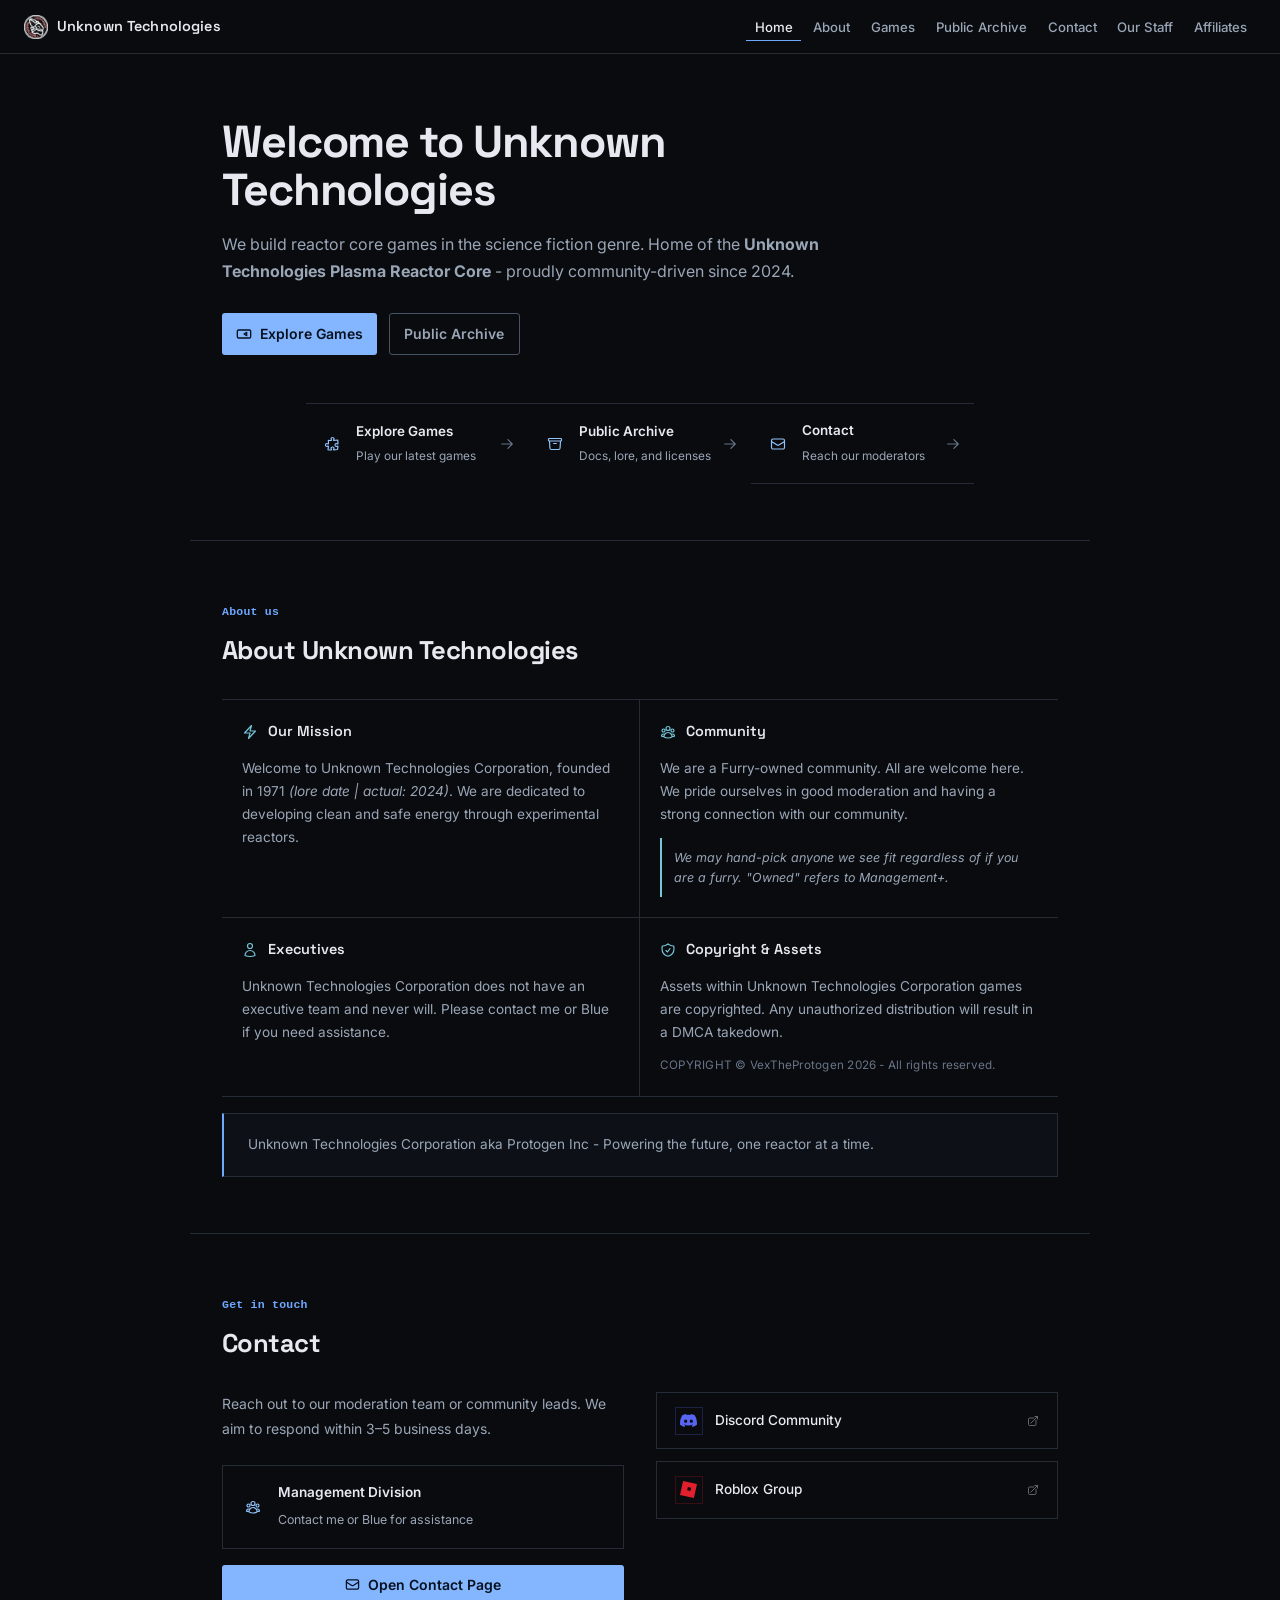
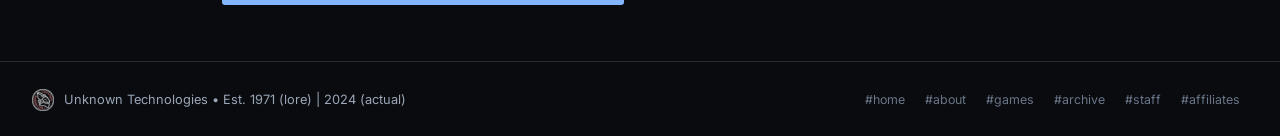
<file: index.html>
<!DOCTYPE html>
<html lang="en">
<head>
  <meta charset="UTF-8" />
  <meta name="viewport" content="width=device-width, initial-scale=1.0" />
  <title>Unknown Technologies</title>
  <meta name="description" content="Unknown Technologies - A Roblox development studio creating reactor core games in the science fiction genre." />
  <meta property="og:title" content="Unknown Technologies" />
  <meta property="og:description" content="Unknown Technologies - A Roblox development studio creating reactor core games in the science fiction genre." />
  <meta property="og:image" content="https://unknown-technologies.net/src/img/794ea2b7-44ae-4399-b686-ba0b0992e564__ut-logo-v4-transp.png" />
  <meta property="og:url" content="https://unknown-technologies.net/" />
  <meta property="og:type" content="website" />
  <meta name="twitter:card" content="summary" />
  <meta name="twitter:image" content="https://unknown-technologies.net/src/img/794ea2b7-44ae-4399-b686-ba0b0992e564__ut-logo-v4-transp.png" />
  <link rel="icon" type="image/png" href="./src/favicon.png" />
  <link rel="preconnect" href="https://fonts.googleapis.com" />
  <link rel="preconnect" href="https://fonts.gstatic.com" crossorigin />
  <link href="https://fonts.googleapis.com/css2?family=Inter:wght@300;400;500;600;700&amp;family=Space+Grotesk:wght@500;600;700&amp;display=swap" rel="stylesheet" />
  
  <link rel="stylesheet" href="./src/css/style.css" />
  <link rel="stylesheet" href="./src/css/refined.css" />
</head>
<body>
<header class="navbar">
    <a href="./index.html" class="navbar-brand">
      <img src="./src/img/794ea2b7-44ae-4399-b686-ba0b0992e564__ut-logo-v4-transp.png" alt="UT Logo" />
      Unknown Technologies
    </a>
    <nav>
      <ul class="navbar-links">
        <li><a href="./index.html">Home</a></li>
        <li><a href="./about.html">About</a></li>
        <li><a href="./games.html">Games</a></li>
        <li><a href="./publicarchive.html">Public Archive</a></li>
        <li><a href="./contact.html">Contact</a></li>
        <li><a href="./our-staff.html">Our Staff</a></li>
        <li><a href="./affiliates.html">Affiliates</a></li>
      </ul>
      <button class="navbar-toggle" aria-label="Toggle navigation menu">
        <span></span>
        <span></span>
        <span></span>
      </button>
    </nav>
    <ul class="navbar-links mobile-menu">
      <li><a href="./index.html">Home</a></li>
      <li><a href="./about.html">About</a></li>
      <li><a href="./games.html">Games</a></li>
      <li><a href="./publicarchive.html">Public Archive</a></li>
      <li><a href="./contact.html">Contact</a></li>
      <li><a href="./our-staff.html">Our Staff</a></li>
      <li><a href="./affiliates.html">Affiliates</a></li>
    </ul>
  </header>


  <section class="hero">
<h1>Welcome to Unknown Technologies</h1>
    <p>We build reactor core games in the science fiction genre. Home of the <strong>Unknown Technologies Plasma Reactor Core</strong> - proudly community-driven since 2024.</p>
    <div class="hero-actions">
      <a href="./games.html" class="btn btn-primary">
        <svg xmlns="http://www.w3.org/2000/svg" width="16" height="16" viewBox="0 0 24 24" fill="none" stroke="currentColor" stroke-width="2" stroke-linecap="round" stroke-linejoin="round"><rect x="2" y="6" width="20" height="12" rx="2"/><path d="m12 12 4-2.5v5L12 12Z"/></svg>
        Explore Games
      </a>
      <a href="./publicarchive.html" class="btn btn-ghost">Public Archive</a>
    </div>
  </section>


  <div class="quick-links">
    <a href="./games.html" class="qcard">
      <div class="qcard-icon">
        <svg xmlns="http://www.w3.org/2000/svg" fill="none" viewBox="0 0 24 24" stroke-width="1.75" stroke="currentColor"><path stroke-linecap="round" stroke-linejoin="round" d="M14.25 6.087c0-.355.186-.676.401-.959.221-.29.349-.634.349-1.003 0-1.036-1.007-1.875-2.25-1.875s-2.25.84-2.25 1.875c0 .369.128.713.349 1.003.215.283.401.604.401.959v0a.64.64 0 0 1-.657.643 48.39 48.39 0 0 1-4.163-.3c.186 1.613.293 3.25.315 4.907a.656.656 0 0 1-.658.663v0c-.355 0-.676-.186-.959-.401a1.647 1.647 0 0 0-1.003-.349c-1.036 0-1.875 1.007-1.875 2.25s.84 2.25 1.875 2.25c.369 0 .713-.128 1.003-.349.283-.215.604-.401.959-.401v0c.31 0 .555.26.532.57a48.039 48.039 0 0 1-.642 5.056c1.518.19 3.058.309 4.616.354a.64.64 0 0 0 .657-.643v0c0-.355-.186-.676-.401-.959a1.647 1.647 0 0 1-.349-1.003c0-1.035 1.008-1.875 2.25-1.875 1.243 0 2.25.84 2.25 1.875 0 .369-.128.713-.349 1.003-.215.283-.4.604-.4.959v0c0 .333.277.599.61.58a48.1 48.1 0 0 0 5.427-.63 48.05 48.05 0 0 0 .582-4.717.532.532 0 0 0-.533-.57v0c-.355 0-.676.186-.959.401-.29.221-.634.349-1.003.349-1.035 0-1.875-1.007-1.875-2.25s.84-2.25 1.875-2.25c.37 0 .713.128 1.003.349.283.215.604.401.96.401v0a.656.656 0 0 0 .658-.663 48.422 48.422 0 0 0-.37-5.36c-1.886.342-3.81.574-5.766.689a.578.578 0 0 1-.61-.58v0Z"/></svg>
      </div>
      <div class="qcard-text">
        <span class="qcard-title">Explore Games</span>
        <span class="qcard-sub">Play our latest games</span>
      </div>
      <svg class="qcard-arrow" xmlns="http://www.w3.org/2000/svg" width="14" height="14" fill="none" viewBox="0 0 24 24" stroke-width="2" stroke="currentColor"><path stroke-linecap="round" stroke-linejoin="round" d="M13.5 4.5 21 12m0 0-7.5 7.5M21 12H3"/></svg>
    </a>

    <a href="./publicarchive.html" class="qcard">
      <div class="qcard-icon">
        <svg xmlns="http://www.w3.org/2000/svg" fill="none" viewBox="0 0 24 24" stroke-width="1.75" stroke="currentColor"><path stroke-linecap="round" stroke-linejoin="round" d="m20.25 7.5-.625 10.632a2.25 2.25 0 0 1-2.247 2.118H6.622a2.25 2.25 0 0 1-2.247-2.118L3.75 7.5M10 11.25h4M3.375 7.5h17.25c.621 0 1.125-.504 1.125-1.125v-1.5c0-.621-.504-1.125-1.125-1.125H3.375c-.621 0-1.125.504-1.125 1.125v1.5c0 .621.504 1.125 1.125 1.125Z"/></svg>
      </div>
      <div class="qcard-text">
        <span class="qcard-title">Public Archive</span>
        <span class="qcard-sub">Docs, lore, and licenses</span>
      </div>
      <svg class="qcard-arrow" xmlns="http://www.w3.org/2000/svg" width="14" height="14" fill="none" viewBox="0 0 24 24" stroke-width="2" stroke="currentColor"><path stroke-linecap="round" stroke-linejoin="round" d="M13.5 4.5 21 12m0 0-7.5 7.5M21 12H3"/></svg>
    </a>

    <a href="./contact.html" class="qcard">
      <div class="qcard-icon">
        <svg xmlns="http://www.w3.org/2000/svg" fill="none" viewBox="0 0 24 24" stroke-width="1.75" stroke="currentColor"><path stroke-linecap="round" stroke-linejoin="round" d="M21.75 6.75v10.5a2.25 2.25 0 0 1-2.25 2.25h-15a2.25 2.25 0 0 1-2.25-2.25V6.75m19.5 0A2.25 2.25 0 0 0 19.5 4.5h-15a2.25 2.25 0 0 0-2.25 2.25m19.5 0v.243a2.25 2.25 0 0 1-1.07 1.916l-7.5 4.615a2.25 2.25 0 0 1-2.36 0L3.32 8.91a2.25 2.25 0 0 1-1.07-1.916V6.75"/></svg>
      </div>
      <div class="qcard-text">
        <span class="qcard-title">Contact</span>
        <span class="qcard-sub">Reach our moderators</span>
      </div>
      <svg class="qcard-arrow" xmlns="http://www.w3.org/2000/svg" width="14" height="14" fill="none" viewBox="0 0 24 24" stroke-width="2" stroke="currentColor"><path stroke-linecap="round" stroke-linejoin="round" d="M13.5 4.5 21 12m0 0-7.5 7.5M21 12H3"/></svg>
    </a>
  </div>

  <div class="section-divider"></div>

  <section class="about">
    <span class="section-label">About us</span>
    <h2 class="section-title">About Unknown Technologies</h2>

    <div class="about-grid">
      <div class="info-card">
        <div class="info-card-head">
          <svg xmlns="http://www.w3.org/2000/svg" fill="none" viewBox="0 0 24 24" stroke-width="1.75" stroke="currentColor"><path stroke-linecap="round" stroke-linejoin="round" d="M3.75 13.5l10.5-11.25L12 10.5h8.25L9.75 21.75 12 13.5H3.75z"/></svg>
          <h3>Our Mission</h3>
        </div>
        <p>Welcome to Unknown Technologies Corporation, founded in 1971 <em>(lore date | actual: 2024)</em>. We are dedicated to developing clean and safe energy through experimental reactors.</p>
      </div>

      <div class="info-card">
        <div class="info-card-head">
          <svg xmlns="http://www.w3.org/2000/svg" fill="none" viewBox="0 0 24 24" stroke-width="1.75" stroke="currentColor"><path stroke-linecap="round" stroke-linejoin="round" d="M18 18.72a9.094 9.094 0 0 0 3.741-.479 3 3 0 0 0-4.682-2.72m.94 3.198.001.031c0 .225-.012.447-.037.666A11.944 11.944 0 0 1 12 21c-2.17 0-4.207-.576-5.963-1.584A6.062 6.062 0 0 1 6 18.719m12 0a5.971 5.971 0 0 0-.941-3.197m0 0A5.995 5.995 0 0 0 12 12.75a5.995 5.995 0 0 0-5.058 2.772m0 0a3 3 0 0 0-4.681 2.72 8.986 8.986 0 0 0 3.74.477m.94-3.197a5.971 5.971 0 0 0-.94 3.197M15 6.75a3 3 0 1 1-6 0 3 3 0 0 1 6 0Zm6 3a2.25 2.25 0 1 1-4.5 0 2.25 2.25 0 0 1 4.5 0Zm-13.5 0a2.25 2.25 0 1 1-4.5 0 2.25 2.25 0 0 1 4.5 0Z"/></svg>
          <h3>Community</h3>
        </div>
        <p>We are a Furry-owned community. All are welcome here. We pride ourselves in good moderation and having a strong connection with our community.</p>
        <div class="note">We may hand-pick anyone we see fit regardless of if you are a furry. "Owned" refers to Management+.</div>
      </div>

      <div class="info-card">
        <div class="info-card-head">
          <svg xmlns="http://www.w3.org/2000/svg" fill="none" viewBox="0 0 24 24" stroke-width="1.75" stroke="currentColor"><path stroke-linecap="round" stroke-linejoin="round" d="M15.75 6a3.75 3.75 0 1 1-7.5 0 3.75 3.75 0 0 1 7.5 0ZM4.501 20.118a7.5 7.5 0 0 1 14.998 0A17.933 17.933 0 0 1 12 21.75c-2.676 0-5.216-.584-7.499-1.632Z"/></svg>
          <h3>Executives</h3>
        </div>
        <p>Unknown Technologies Corporation does not have an executive team and never will. Please contact me or Blue if you need assistance.</p>
      </div>

      <div class="info-card">
        <div class="info-card-head">
          <svg xmlns="http://www.w3.org/2000/svg" fill="none" viewBox="0 0 24 24" stroke-width="1.75" stroke="currentColor"><path stroke-linecap="round" stroke-linejoin="round" d="M9 12.75 11.25 15 15 9.75m-3-7.036A11.959 11.959 0 0 1 3.598 6 11.99 11.99 0 0 0 3 9.749c0 5.592 3.824 10.29 9 11.623 5.176-1.332 9-6.03 9-11.622 0-1.31-.21-2.571-.598-3.751h-.152c-3.196 0-6.1-1.248-8.25-3.285Z"/></svg>
          <h3>Copyright &amp; Assets</h3>
        </div>
        <p>Assets within Unknown Technologies Corporation games are copyrighted. Any unauthorized distribution will result in a DMCA takedown.</p>
        <p class="copyright">COPYRIGHT &copy; VexTheProtogen 2026 - All rights reserved.</p>
      </div>
    </div>

    <div class="fun-fact-card">
      <p>Unknown Technologies Corporation aka Protogen Inc - Powering the future, one reactor at a time.</p>
    </div>
  </section>

  <div class="section-divider"></div>

  <section class="contact">
    <span class="section-label">Get in touch</span>
    <h2 class="section-title">Contact</h2>

    <div class="contact-inner">
      <div>
        <p class="contact-desc">Reach out to our moderation team or community leads. We aim to respond within 3&ndash;5 business days.</p>

        <div class="contact-cards">
          <div class="contact-card">
            <div class="contact-card-icon">
              <svg xmlns="http://www.w3.org/2000/svg" fill="none" viewBox="0 0 24 24" stroke-width="1.75" stroke="currentColor"><path stroke-linecap="round" stroke-linejoin="round" d="M18 18.72a9.094 9.094 0 0 0 3.741-.479 3 3 0 0 0-4.682-2.72m.94 3.198.001.031c0 .225-.012.447-.037.666A11.944 11.944 0 0 1 12 21c-2.17 0-4.207-.576-5.963-1.584A6.062 6.062 0 0 1 6 18.719m12 0a5.971 5.971 0 0 0-.941-3.197m0 0A5.995 5.995 0 0 0 12 12.75a5.995 5.995 0 0 0-5.058 2.772m0 0a3 3 0 0 0-4.681 2.72 8.986 8.986 0 0 0 3.74.477m.94-3.197a5.971 5.971 0 0 0-.94 3.197M15 6.75a3 3 0 1 1-6 0 3 3 0 0 1 6 0Zm6 3a2.25 2.25 0 1 1-4.5 0 2.25 2.25 0 0 1 4.5 0Zm-13.5 0a2.25 2.25 0 1 1-4.5 0 2.25 2.25 0 0 1 4.5 0Z"/></svg>
            </div>
            <div>
              <span class="contact-card-title">Management Division</span>
              <span class="contact-card-sub">Contact me or Blue for assistance</span>
            </div>
          </div>
        </div>

        <div class="contact-cta">
          <a href="./contact.html" class="btn btn-primary" style="width:100%; justify-content:center;">
            <svg xmlns="http://www.w3.org/2000/svg" width="15" height="15" fill="none" viewBox="0 0 24 24" stroke-width="2" stroke="currentColor"><path stroke-linecap="round" stroke-linejoin="round" d="M21.75 6.75v10.5a2.25 2.25 0 0 1-2.25 2.25h-15a2.25 2.25 0 0 1-2.25-2.25V6.75m19.5 0A2.25 2.25 0 0 0 19.5 4.5h-15a2.25 2.25 0 0 0-2.25 2.25m19.5 0v.243a2.25 2.25 0 0 1-1.07 1.916l-7.5 4.615a2.25 2.25 0 0 1-2.36 0L3.32 8.91a2.25 2.25 0 0 1-1.07-1.916V6.75"/></svg>
            Open Contact Page
          </a>
        </div>
      </div>

      <div class="social-row">
        <a href="https://discord.gg/e7v5CAJVEZ" target="_blank" rel="noopener noreferrer" class="social-link">
          <div class="social-link-icon discord">
            <svg xmlns="http://www.w3.org/2000/svg" viewBox="0 0 24 24" width="17" height="17"><path class="discord-color" d="M20.317 4.37a19.791 19.791 0 0 0-4.885-1.515.074.074 0 0 0-.079.037c-.21.375-.444.864-.608 1.25a18.27 18.27 0 0 0-5.487 0 12.64 12.64 0 0 0-.617-1.25.077.077 0 0 0-.079-.037A19.736 19.736 0 0 0 3.677 4.37a.07.07 0 0 0-.032.027C.533 9.046-.32 13.58.099 18.057c.002.022.015.042.031.055a19.9 19.9 0 0 0 5.993 3.03.078.078 0 0 0 .084-.028 14.09 14.09 0 0 0 1.226-1.994.076.076 0 0 0-.041-.106 13.107 13.107 0 0 1-1.872-.892.077.077 0 0 1-.008-.128 10.2 10.2 0 0 0 .372-.292.074.074 0 0 1 .077-.01c3.928 1.793 8.18 1.793 12.062 0a.074.074 0 0 1 .078.01c.12.098.246.198.373.292a.077.077 0 0 1-.006.127 12.299 12.299 0 0 1-1.873.892.077.077 0 0 0-.041.107c.36.698.772 1.362 1.225 1.993a.076.076 0 0 0 .084.028 19.839 19.839 0 0 0 6.002-3.03.077.077 0 0 0 .032-.054c.5-5.177-.838-9.674-3.549-13.66a.061.061 0 0 0-.031-.03zM8.02 15.33c-1.183 0-2.157-1.085-2.157-2.419 0-1.333.956-2.419 2.157-2.419 1.21 0 2.176 1.096 2.157 2.42 0 1.333-.956 2.418-2.157 2.418zm7.975 0c-1.183 0-2.157-1.085-2.157-2.419 0-1.333.955-2.419 2.157-2.419 1.21 0 2.176 1.096 2.157 2.42 0 1.333-.946 2.418-2.157 2.418Z"/></svg>
          </div>
          Discord Community
          <svg class="ext-icon" xmlns="http://www.w3.org/2000/svg" width="12" height="12" fill="none" viewBox="0 0 24 24" stroke-width="2" stroke="currentColor"><path stroke-linecap="round" stroke-linejoin="round" d="M13.5 6H5.25A2.25 2.25 0 0 0 3 8.25v10.5A2.25 2.25 0 0 0 5.25 21h10.5A2.25 2.25 0 0 0 18 18.75V10.5m-10.5 6L21 3m0 0h-5.25M21 3v5.25"/></svg>
        </a>

        <a href="https://www.roblox.com/communities/34859835/Unknown-Technologies#!/" target="_blank" rel="noopener noreferrer" class="social-link">
          <div class="social-link-icon roblox">
            <svg xmlns="http://www.w3.org/2000/svg" viewBox="0 0 24 24" width="17" height="17"><path class="roblox-color" d="M4.346 0 0 19.654 19.654 24 24 4.346zm10.312 14.29-4.596-1.057 1.057-4.596 4.596 1.057z"/></svg>
          </div>
          Roblox Group
          <svg class="ext-icon" xmlns="http://www.w3.org/2000/svg" width="12" height="12" fill="none" viewBox="0 0 24 24" stroke-width="2" stroke="currentColor"><path stroke-linecap="round" stroke-linejoin="round" d="M13.5 6H5.25A2.25 2.25 0 0 0 3 8.25v10.5A2.25 2.25 0 0 0 5.25 21h10.5A2.25 2.25 0 0 0 18 18.75V10.5m-10.5 6L21 3m0 0h-5.25M21 3v5.25"/></svg>
        </a>
      </div>
    </div>
  </section>

  <footer class="footer">
    <div class="footer-brand">
      <img src="./src/img/794ea2b7-44ae-4399-b686-ba0b0992e564__ut-logo-v4-transp.png" alt="UT Logo" />
      Unknown Technologies &bull; Est. 1971 (lore) | 2024 (actual)
    </div>
    <nav class="footer-links">
      <a href="./index.html">#home</a>
      <a href="./about.html">#about</a>
      <a href="./games.html">#games</a>
      <a href="./publicarchive.html">#archive</a>
      <a href="./our-staff.html">#staff</a>
      <a href="./affiliates.html">#affiliates</a>
    </nav>
  </footer>
<script src="./src/scripts/main.js"></script>
</body>
</html>
</file>
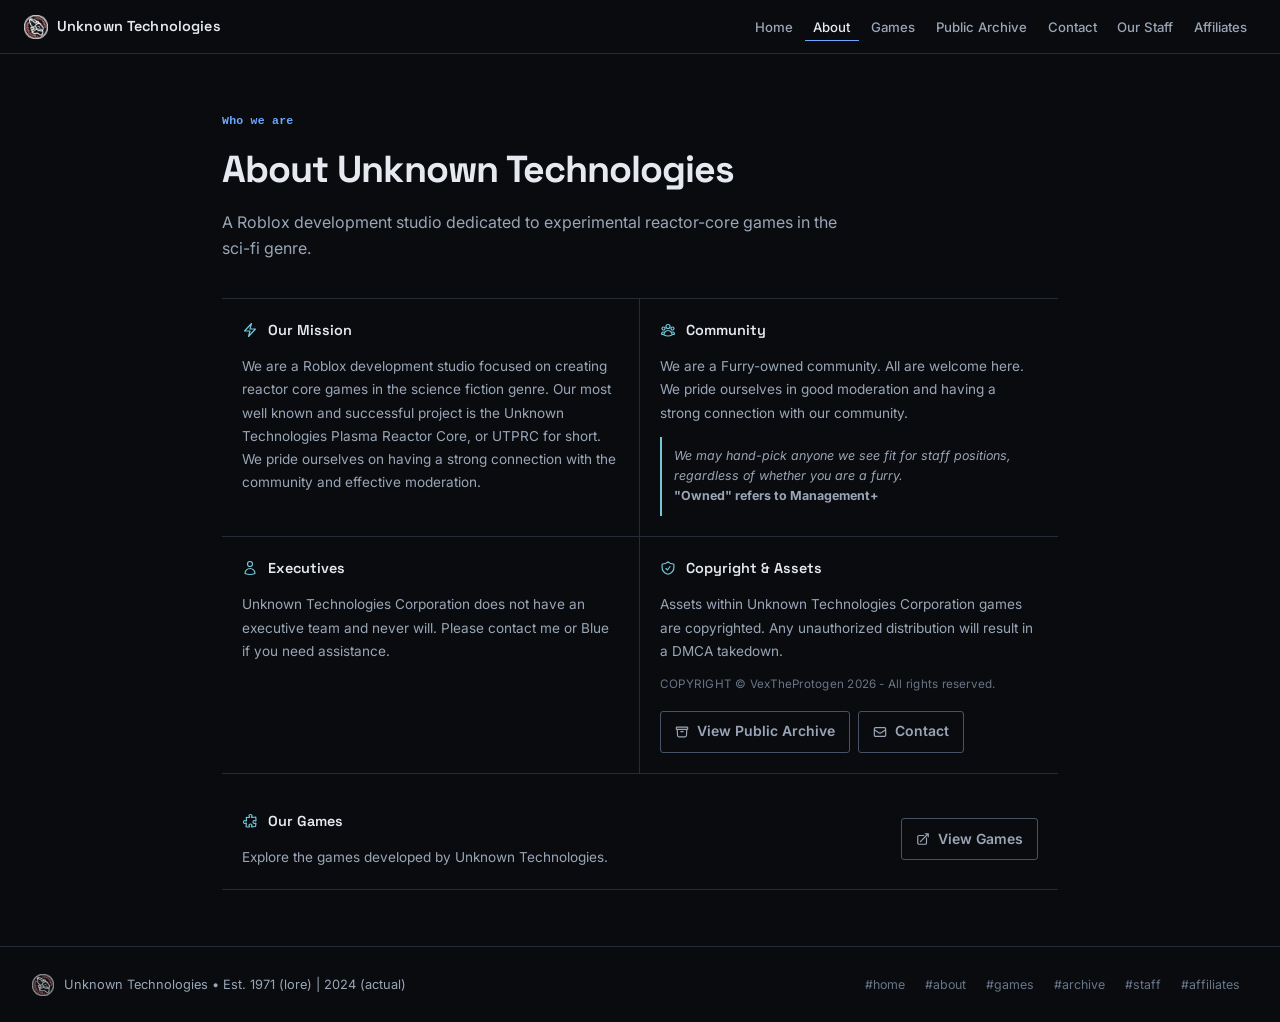
<file: about.html>
<!DOCTYPE html>
<html lang="en">
<head>
  <meta charset="UTF-8" />
  <meta name="viewport" content="width=device-width, initial-scale=1.0" />
  <title>About - Unknown Technologies</title>
  <meta name="description" content="Learn about Unknown Technologies Corporation, our mission, community, and values." />
  <link rel="icon" type="image/png" href="./src/favicon.png" />
  <link rel="preconnect" href="https://fonts.googleapis.com" />
  <link rel="preconnect" href="https://fonts.gstatic.com" crossorigin />
  <link href="https://fonts.googleapis.com/css2?family=Inter:wght@300;400;500;600;700&amp;family=Space+Grotesk:wght@500;600;700&amp;display=swap" rel="stylesheet" />
  <link rel="stylesheet" href="./src/css/style.css" />
  <link rel="stylesheet" href="./src/css/refined.css" />
</head>
<body>
<header class="navbar">
    <a href="./index.html" class="navbar-brand">
      <img src="./src/img/794ea2b7-44ae-4399-b686-ba0b0992e564__ut-logo-v4-transp.png" alt="UT Logo" />
      Unknown Technologies
    </a>
    <nav>
      <ul class="navbar-links">
        <li><a href="./index.html">Home</a></li>
        <li><a href="./about.html">About</a></li>
        <li><a href="./games.html">Games</a></li>
        <li><a href="./publicarchive.html">Public Archive</a></li>
        <li><a href="./contact.html">Contact</a></li>
        <li><a href="./our-staff.html">Our Staff</a></li>
        <li><a href="./affiliates.html">Affiliates</a></li>
      </ul>
      <button class="navbar-toggle" aria-label="Toggle navigation menu">
        <span></span>
        <span></span>
        <span></span>
      </button>
    </nav>
    <ul class="navbar-links mobile-menu">
      <li><a href="./index.html">Home</a></li>
      <li><a href="./about.html">About</a></li>
      <li><a href="./games.html">Games</a></li>
      <li><a href="./publicarchive.html">Public Archive</a></li>
      <li><a href="./contact.html">Contact</a></li>
      <li><a href="./our-staff.html">Our Staff</a></li>
      <li><a href="./affiliates.html">Affiliates</a></li>
    </ul>
  </header>


  <div class="page-header">
    <span class="section-label">Who we are</span>
    <h1>About Unknown Technologies</h1>
    <p>A Roblox development studio dedicated to experimental reactor-core games in the sci-fi genre.</p>
  </div>

  <main class="page-section" style="padding-top: 0;">

    <div class="about-grid">
      <div class="info-card">
        <div class="info-card-head">
          <svg xmlns="http://www.w3.org/2000/svg" fill="none" viewBox="0 0 24 24" stroke-width="1.75" stroke="currentColor"><path stroke-linecap="round" stroke-linejoin="round" d="M3.75 13.5l10.5-11.25L12 10.5h8.25L9.75 21.75 12 13.5H3.75z"/></svg>
          <h3>Our Mission</h3>
        </div>
        <p>We are a Roblox development studio focused on creating reactor core games in the science fiction genre. Our most well known and successful project is the Unknown Technologies Plasma Reactor Core, or UTPRC for short. We pride ourselves on having a strong connection with the community and effective moderation.</p>
      </div>


      <div class="info-card">
        <div class="info-card-head">
          <svg xmlns="http://www.w3.org/2000/svg" fill="none" viewBox="0 0 24 24" stroke-width="1.75" stroke="currentColor"><path stroke-linecap="round" stroke-linejoin="round" d="M18 18.72a9.094 9.094 0 0 0 3.741-.479 3 3 0 0 0-4.682-2.72m.94 3.198.001.031c0 .225-.012.447-.037.666A11.944 11.944 0 0 1 12 21c-2.17 0-4.207-.576-5.963-1.584A6.062 6.062 0 0 1 6 18.719m12 0a5.971 5.971 0 0 0-.941-3.197m0 0A5.995 5.995 0 0 0 12 12.75a5.995 5.995 0 0 0-5.058 2.772m0 0a3 3 0 0 0-4.681 2.72 8.986 8.986 0 0 0 3.74.477m.94-3.197a5.971 5.971 0 0 0-.94 3.197M15 6.75a3 3 0 1 1-6 0 3 3 0 0 1 6 0Zm6 3a2.25 2.25 0 1 1-4.5 0 2.25 2.25 0 0 1 4.5 0Zm-13.5 0a2.25 2.25 0 1 1-4.5 0 2.25 2.25 0 0 1 4.5 0Z"/></svg>
          <h3>Community</h3>
        </div>
        <p>We are a Furry-owned community. All are welcome here. We pride ourselves in good moderation and having a strong connection with our community.</p>
        <div class="note">
          We may hand-pick anyone we see fit for staff positions, regardless of whether you are a furry.<br />
          <strong style="font-style:normal;">"Owned" refers to Management+</strong>
        </div>
      </div>
	  
	  
      <div class="info-card">
        <div class="info-card-head">
          <svg xmlns="http://www.w3.org/2000/svg" fill="none" viewBox="0 0 24 24" stroke-width="1.75" stroke="currentColor"><path stroke-linecap="round" stroke-linejoin="round" d="M15.75 6a3.75 3.75 0 1 1-7.5 0 3.75 3.75 0 0 1 7.5 0ZM4.501 20.118a7.5 7.5 0 0 1 14.998 0A17.933 17.933 0 0 1 12 21.75c-2.676 0-5.216-.584-7.499-1.632Z"/></svg>
          <h3>Executives</h3>
        </div>
        <p>Unknown Technologies Corporation does not have an executive team and never will. Please contact me or Blue if you need assistance.</p>
      </div>

      <div class="info-card">
        <div class="info-card-head">
          <svg xmlns="http://www.w3.org/2000/svg" fill="none" viewBox="0 0 24 24" stroke-width="1.75" stroke="currentColor"><path stroke-linecap="round" stroke-linejoin="round" d="M9 12.75 11.25 15 15 9.75m-3-7.036A11.959 11.959 0 0 1 3.598 6 11.99 11.99 0 0 0 3 9.749c0 5.592 3.824 10.29 9 11.623 5.176-1.332 9-6.03 9-11.622 0-1.31-.21-2.571-.598-3.751h-.152c-3.196 0-6.1-1.248-8.25-3.285Z"/></svg>
          <h3>Copyright &amp; Assets</h3>
        </div>
        <p>Assets within Unknown Technologies Corporation games are copyrighted. Any unauthorized distribution will result in a DMCA takedown.</p>
        <p class="copyright">COPYRIGHT &copy; VexTheProtogen 2026 - All rights reserved.</p>
        <div class="card-actions">
          <a href="./publicarchive.html" class="btn btn-ghost">
            <svg xmlns="http://www.w3.org/2000/svg" width="14" height="14" fill="none" viewBox="0 0 24 24" stroke-width="2" stroke="currentColor"><path stroke-linecap="round" stroke-linejoin="round" d="m20.25 7.5-.625 10.632a2.25 2.25 0 0 1-2.247 2.118H6.622a2.25 2.25 0 0 1-2.247-2.118L3.75 7.5M10 11.25h4M3.375 7.5h17.25c.621 0 1.125-.504 1.125-1.125v-1.5c0-.621-.504-1.125-1.125-1.125H3.375c-.621 0-1.125.504-1.125 1.125v1.5c0 .621.504 1.125 1.125 1.125Z"/></svg>
            View Public Archive
          </a>
          <a href="./contact.html" class="btn btn-ghost">
            <svg xmlns="http://www.w3.org/2000/svg" width="14" height="14" fill="none" viewBox="0 0 24 24" stroke-width="2" stroke="currentColor"><path stroke-linecap="round" stroke-linejoin="round" d="M21.75 6.75v10.5a2.25 2.25 0 0 1-2.25 2.25h-15a2.25 2.25 0 0 1-2.25-2.25V6.75m19.5 0A2.25 2.25 0 0 0 19.5 4.5h-15a2.25 2.25 0 0 0-2.25 2.25m19.5 0v.243a2.25 2.25 0 0 1-1.07 1.916l-7.5 4.615a2.25 2.25 0 0 1-2.36 0L3.32 8.91a2.25 2.25 0 0 1-1.07-1.916V6.75"/></svg>
            Contact
          </a>
        </div>
      </div>
    </div>

    <div class="info-card info-card-wide" style="margin-top: 1rem;">
      <div class="info-card-body">
        <div class="info-card-head">
          <svg xmlns="http://www.w3.org/2000/svg" fill="none" viewBox="0 0 24 24" stroke-width="1.75" stroke="currentColor"><path stroke-linecap="round" stroke-linejoin="round" d="M14.25 6.087c0-.355.186-.676.401-.959.221-.29.349-.634.349-1.003 0-1.036-1.007-1.875-2.25-1.875s-2.25.84-2.25 1.875c0 .369.128.713.349 1.003.215.283.401.604.401.959v0a.64.64 0 0 1-.657.643 48.39 48.39 0 0 1-4.163-.3c.186 1.613.293 3.25.315 4.907a.656.656 0 0 1-.658.663v0c-.355 0-.676-.186-.959-.401a1.647 1.647 0 0 0-1.003-.349c-1.036 0-1.875 1.007-1.875 2.25s.84 2.25 1.875 2.25c.369 0 .713-.128 1.003-.349.283-.215.604-.401.959-.401v0c.31 0 .555.26.532.57a48.039 48.039 0 0 1-.642 5.056c1.518.19 3.058.309 4.616.354a.64.64 0 0 0 .657-.643v0c0-.355-.186-.676-.401-.959a1.647 1.647 0 0 1-.349-1.003c0-1.035 1.008-1.875 2.25-1.875 1.243 0 2.25.84 2.25 1.875 0 .369-.128.713-.349 1.003-.215.283-.4.604-.4.959v0c0 .333.277.599.61.58a48.1 48.1 0 0 0 5.427-.63 48.05 48.05 0 0 0 .582-4.717.532.532 0 0 0-.533-.57v0c-.355 0-.676.186-.959.401-.29.221-.634.349-1.003.349-1.035 0-1.875-1.007-1.875-2.25s.84-2.25 1.875-2.25c.37 0 .713.128 1.003.349.283.215.604.401.96.401v0a.656.656 0 0 0 .658-.663 48.422 48.422 0 0 0-.37-5.36c-1.886.342-3.81.574-5.766.689a.578.578 0 0 1-.61-.58v0Z"/></svg>
          <h3>Our Games</h3>
        </div>
        <p>Explore the games developed by Unknown Technologies.</p>
      </div>
      <a href="./games.html" class="btn btn-ghost" style="flex-shrink:0;">
        <svg xmlns="http://www.w3.org/2000/svg" width="14" height="14" fill="none" viewBox="0 0 24 24" stroke-width="2" stroke="currentColor"><path stroke-linecap="round" stroke-linejoin="round" d="M13.5 6H5.25A2.25 2.25 0 0 0 3 8.25v10.5A2.25 2.25 0 0 0 5.25 21h10.5A2.25 2.25 0 0 0 18 18.75V10.5m-10.5 6L21 3m0 0h-5.25M21 3v5.25"/></svg>
        View Games
      </a>
    </div>

  </main>

  <footer class="footer">
    <div class="footer-brand">
      <img src="./src/img/794ea2b7-44ae-4399-b686-ba0b0992e564__ut-logo-v4-transp.png" alt="UT Logo" />
      Unknown Technologies &bull; Est. 1971 (lore) | 2024 (actual)
    </div>
    <nav class="footer-links">
      <a href="./index.html">#home</a>
      <a href="./about.html">#about</a>
      <a href="./games.html">#games</a>
      <a href="./publicarchive.html">#archive</a>
      <a href="./our-staff.html">#staff</a>
      <a href="./affiliates.html">#affiliates</a>
    </nav>
  </footer>
<script src="./src/scripts/main.js"></script>
</body>
</html>
</file>
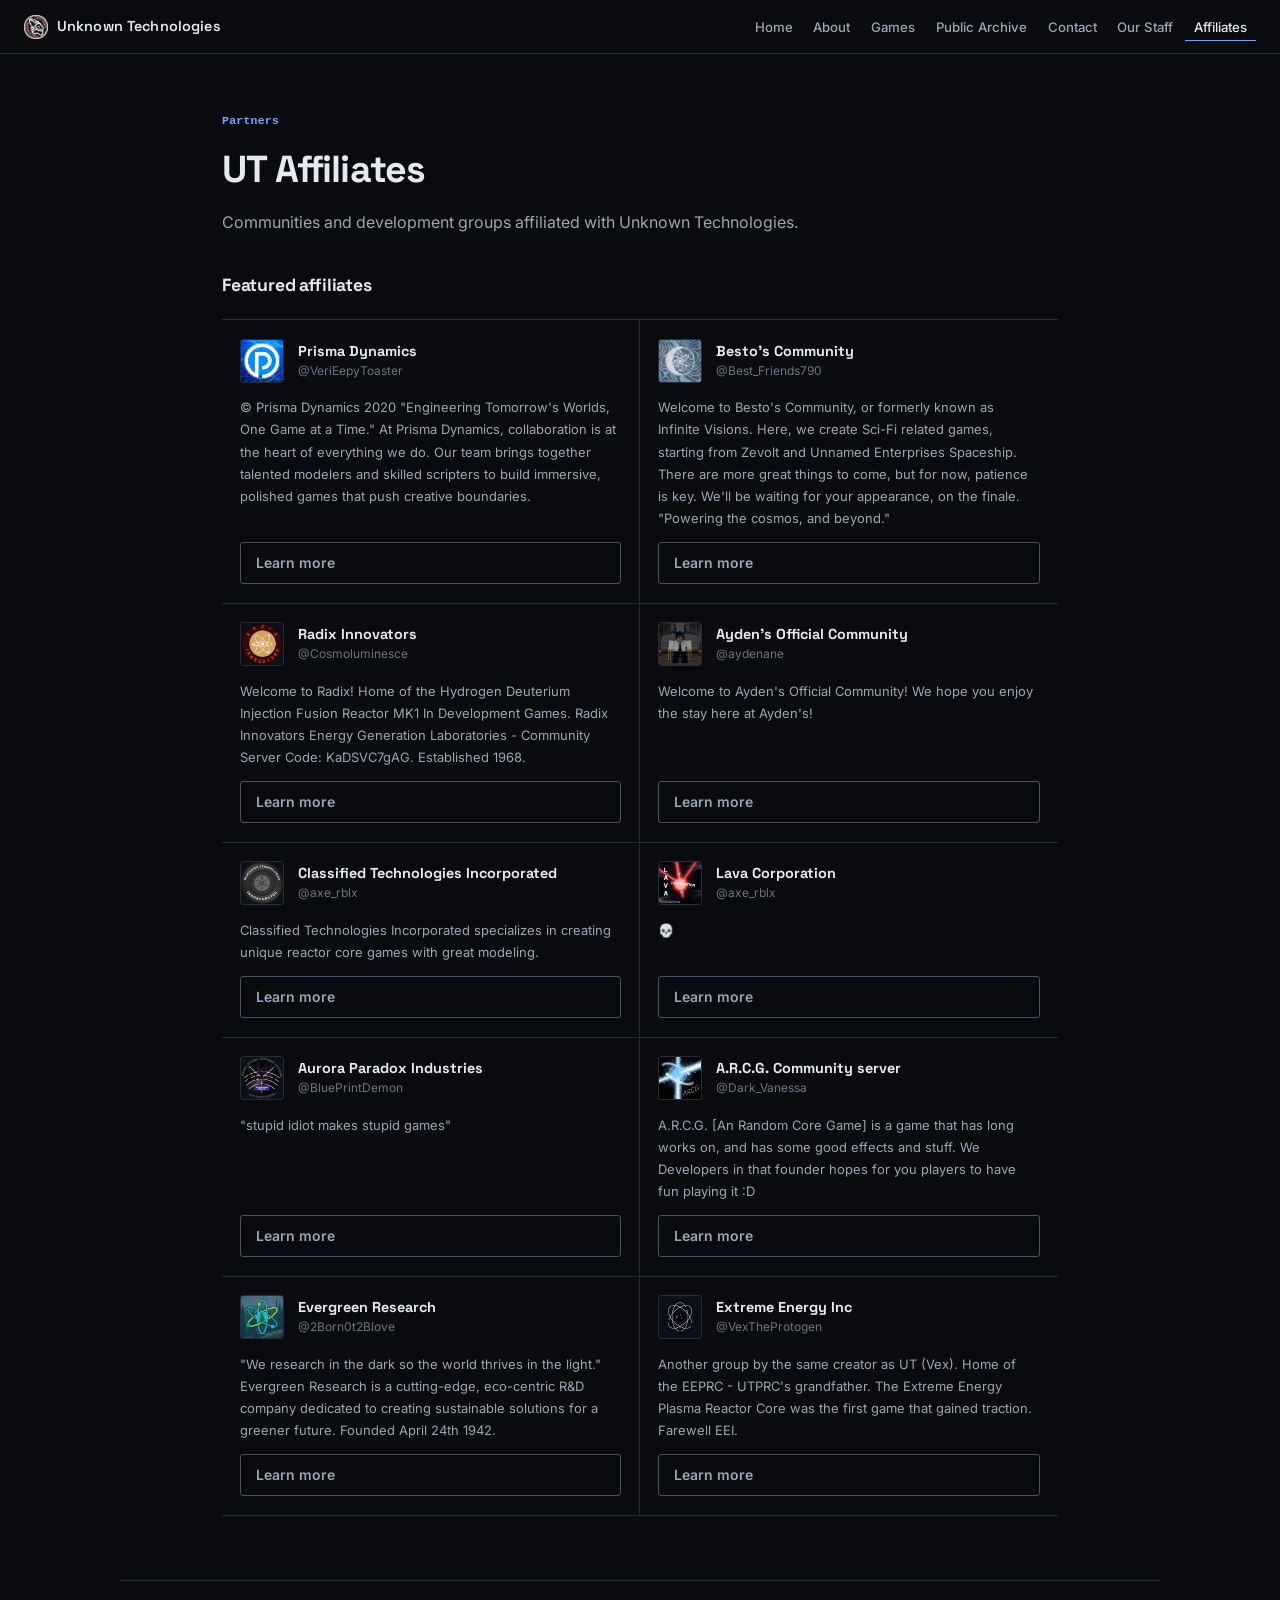
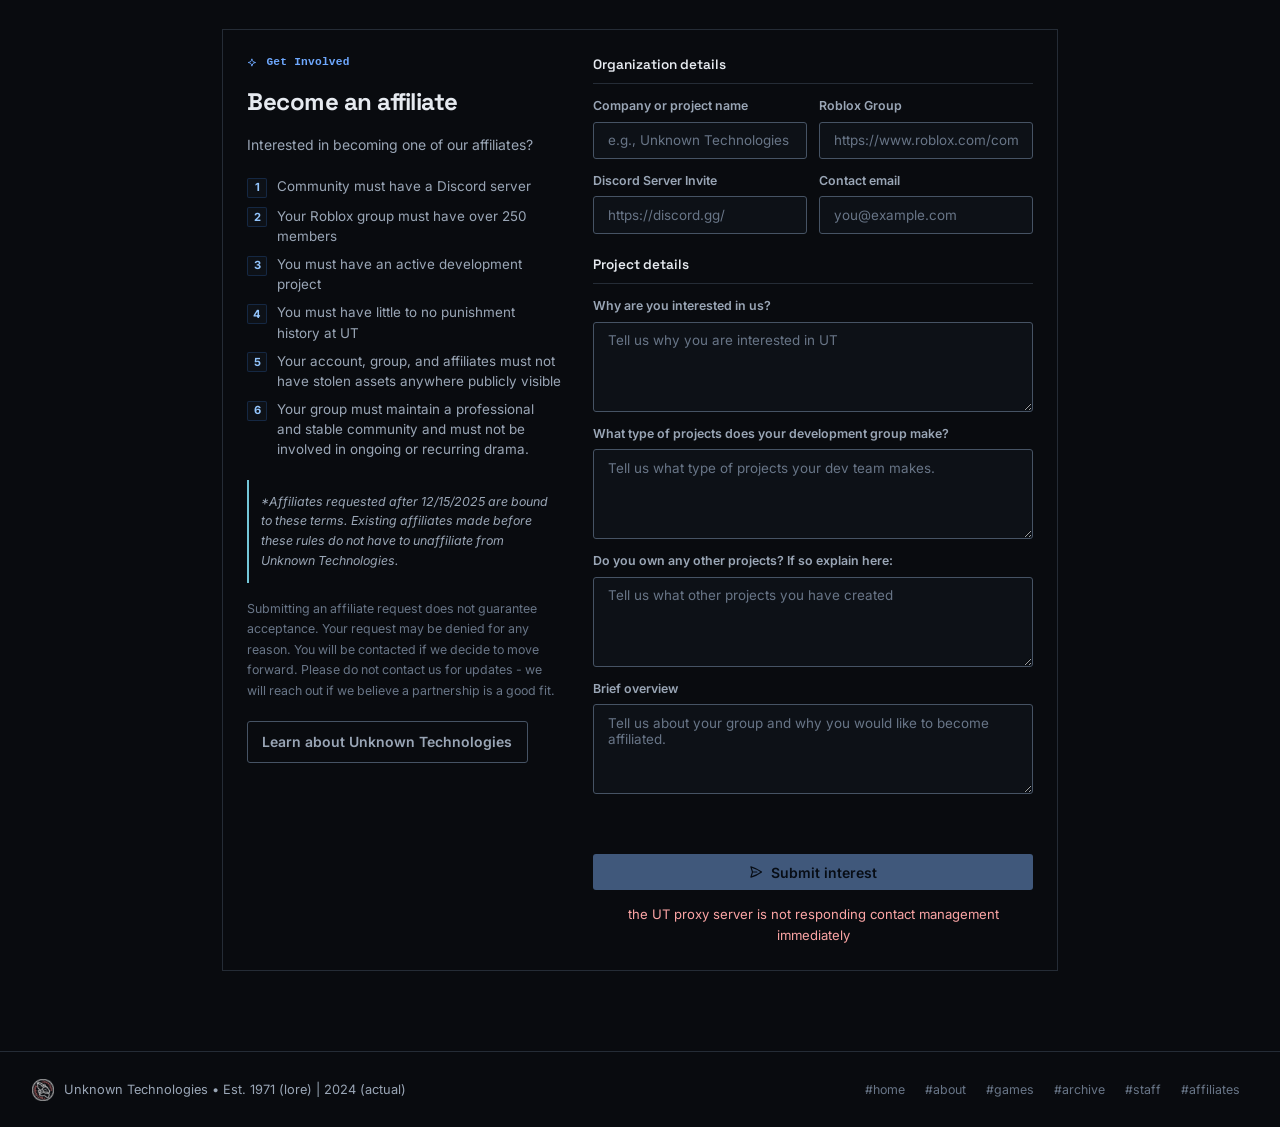
<file: affiliates.html>
<!DOCTYPE html>
<html lang="en">
<head>
  <meta charset="UTF-8" />
  <meta name="viewport" content="width=device-width, initial-scale=1.0" />
  <title>Affiliates - Unknown Technologies</title>
  <meta name="description" content="Communities and groups affiliated with Unknown Technologies." />
  <link rel="icon" type="image/png" href="./src/favicon.png" />
  <link rel="preconnect" href="https://fonts.googleapis.com" />
  <link rel="preconnect" href="https://fonts.gstatic.com" crossorigin />
  <link href="https://fonts.googleapis.com/css2?family=Inter:wght@300;400;500;600;700&amp;family=Space+Grotesk:wght@500;600;700&amp;display=swap" rel="stylesheet" />
  <link rel="stylesheet" href="./src/css/style.css" />
  <link rel="stylesheet" href="./src/css/affiliates.css">
  <script src="https://challenges.cloudflare.com/turnstile/v0/api.js" async defer></script>
  <link rel="stylesheet" href="./src/css/refined.css" />
</head>
<body>
<header class="navbar">
    <a href="./index.html" class="navbar-brand">
      <img src="./src/img/794ea2b7-44ae-4399-b686-ba0b0992e564__ut-logo-v4-transp.png" alt="UT Logo" />
      Unknown Technologies
    </a>
    <nav>
      <ul class="navbar-links">
        <li><a href="./index.html">Home</a></li>
        <li><a href="./about.html">About</a></li>
        <li><a href="./games.html">Games</a></li>
        <li><a href="./publicarchive.html">Public Archive</a></li>
        <li><a href="./contact.html">Contact</a></li>
        <li><a href="./our-staff.html">Our Staff</a></li>
        <li><a href="./affiliates.html">Affiliates</a></li>
      </ul>
      <button class="navbar-toggle" aria-label="Toggle navigation menu">
        <span></span>
        <span></span>
        <span></span>
      </button>
    </nav>
    <ul class="navbar-links mobile-menu">
      <li><a href="./index.html">Home</a></li>
      <li><a href="./about.html">About</a></li>
      <li><a href="./games.html">Games</a></li>
      <li><a href="./publicarchive.html">Public Archive</a></li>
      <li><a href="./contact.html">Contact</a></li>
      <li><a href="./our-staff.html">Our Staff</a></li>
      <li><a href="./affiliates.html">Affiliates</a></li>
    </ul>
  </header>


  <div class="page-header">
    <span class="section-label">Partners</span>
    <h1>UT Affiliates</h1>
    <p>Communities and development groups affiliated with Unknown Technologies.</p>
  </div>

  <main>


    <section class="affiliates-section">
      <div class="affiliates-section-title">Featured affiliates</div>
      <div class="affiliates-grid">
	  
	   <div class="affiliate-card">
          <div class="affiliate-header">
            <img class="affiliate-avatar" src="./src/img/93c8c876-86d9-46d0-9e92-e2b5e8010168__image-5.png" alt="Prisma Dynamics" />
            <div>
              <div class="affiliate-name">Prisma Dynamics</div>
              <div class="affiliate-handle">@VeriEepyToaster</div>
            </div>
          </div>
          <p class="affiliate-desc">© Prisma Dynamics 2020 "Engineering Tomorrow's Worlds, One Game at a Time." At Prisma Dynamics, collaboration is at the heart of everything we do. Our team brings together talented modelers and skilled scripters to build immersive, polished games that push creative boundaries.</p>
          <a href="https://www.roblox.com/communities/32471587/Prisma-Dynamics" target="_blank" rel="noopener noreferrer" class="btn btn-ghost">Learn more</a>
        </div>

        <div class="affiliate-card">
          <div class="affiliate-header">
            <img class="affiliate-avatar" src="./src/img/59ea4794-36c7-4b3e-a3ea-d823c965c00c__bestos.png" alt="Besto's Community" />
            <div>
              <div class="affiliate-name">Besto's Community</div>
              <div class="affiliate-handle">@Best_Friends790</div>
            </div>
          </div>
          <p class="affiliate-desc">Welcome to Besto's Community, or formerly known as Infinite Visions. Here, we create Sci-Fi related games, starting from Zevolt and Unnamed Enterprises Spaceship. There are more great things to come, but for now, patience is key. We'll be waiting for your appearance, on the finale. "Powering the cosmos, and beyond."</p>
          <a href="https://www.roblox.com/communities/15270029/Bestos-Community" target="_blank" rel="noopener noreferrer" class="btn btn-ghost">Learn more</a>
        </div>

       

        <div class="affiliate-card">
          <div class="affiliate-header">
            <img class="affiliate-avatar" src="./src/img/6747cecf-ceca-4aaf-b1bb-785dc313fcc0__image-sdfgsdfg6.png" alt="Radix Innovators" />
            <div>
              <div class="affiliate-name">Radix Innovators</div>
              <div class="affiliate-handle">@Cosmoluminesce</div>
            </div>
          </div>
          <p class="affiliate-desc">Welcome to Radix! Home of the Hydrogen Deuterium Injection Fusion Reactor MK1 In Development Games. Radix Innovators Energy Generation Laboratories - Community Server Code: KaDSVC7gAG. Established 1968.</p>
          <a href="https://www.roblox.com/communities/33713207/Radix-Innovators#!/about" target="_blank" rel="noopener noreferrer" class="btn btn-ghost">Learn more</a>
        </div>

        <div class="affiliate-card">
          <div class="affiliate-header">
            <img class="affiliate-avatar" src="./src/img/e412a18b-c1f8-4fb2-bc87-90389174645a__image-dfghdfgh6.png" alt="Ayden's Official Community" />
            <div>
              <div class="affiliate-name">Ayden's Official Community</div>
              <div class="affiliate-handle">@aydenane</div>
            </div>
          </div>
          <p class="affiliate-desc">Welcome to Ayden's Official Community! We hope you enjoy the stay here at Ayden's!</p>
          <a href="https://www.roblox.com/communities/10421279/Aydens-Official-Community" target="_blank" rel="noopener noreferrer" class="btn btn-ghost">Learn more</a>
        </div>

        <div class="affiliate-card">
          <div class="affiliate-header">
            <img class="affiliate-avatar" src="./src/img/cea11a3d-4ad7-4f60-bba8-8d882c7c750e__image-4.png" alt="Classified Technologies Incorporated" />
            <div>
              <div class="affiliate-name">Classified Technologies Incorporated</div>
              <div class="affiliate-handle">@axe_rblx</div>
            </div>
          </div>
          <p class="affiliate-desc">Classified Technologies Incorporated specializes in creating unique reactor core games with great modeling.</p>
          <a href="https://www.roblox.com/communities/35096942/Classified-Technologies-Incorporated" target="_blank" rel="noopener noreferrer" class="btn btn-ghost">Learn more</a>
        </div>

        <div class="affiliate-card">
          <div class="affiliate-header">
            <img class="affiliate-avatar" src="./src/img/8804d4db-c2e1-4208-9103-2f8da3a328f0__image-6.png" alt="Lava Corporation" />
            <div>
              <div class="affiliate-name">Lava Corporation</div>
              <div class="affiliate-handle">@axe_rblx</div>
            </div>
          </div>
          <p class="affiliate-desc">💀</p>
          <a href="https://www.roblox.com/communities/17360459/Lava-Corporation" target="_blank" rel="noopener noreferrer" class="btn btn-ghost">Learn more</a>
        </div>

        <div class="affiliate-card">
          <div class="affiliate-header">
            <img class="affiliate-avatar" src="./src/img/0ccd7e79-cb1b-4851-9a6a-be93731d8fdf__api.png" alt="Aurora Paradox Industries" />
            <div>
              <div class="affiliate-name">Aurora Paradox Industries</div>
              <div class="affiliate-handle">@BluePrintDemon</div>
            </div>
          </div>
          <p class="affiliate-desc">"stupid idiot makes stupid games"</p>
          <a href="https://www.roblox.com/communities/14880323/Aurora-Paradox-Industries" target="_blank" rel="noopener noreferrer" class="btn btn-ghost">Learn more</a>
        </div>

        <div class="affiliate-card">
          <div class="affiliate-header">
            <img class="affiliate-avatar" src="./src/img/8667d02e-0bef-491d-ab2b-bf6623002865__image-7.png" alt="A.R.C.G. Community server" />
            <div>
              <div class="affiliate-name">A.R.C.G. Community server</div>
              <div class="affiliate-handle">@Dark_Vanessa</div>
            </div>
          </div>
          <p class="affiliate-desc">A.R.C.G. [An Random Core Game] is a game that has long works on, and has some good effects and stuff. We Developers in that founder hopes for you players to have fun playing it :D</p>
          <a href="https://www.roblox.com/communities/32557047/A-R-C-G-Community-server" target="_blank" rel="noopener noreferrer" class="btn btn-ghost">Learn more</a>
        </div>

        <div class="affiliate-card">
          <div class="affiliate-header">
            <img class="affiliate-avatar" src="./src/img/538122d0-9381-4609-8ce7-24a54e2a5dd5__image-8.png" alt="Evergreen Research" />
            <div>
              <div class="affiliate-name">Evergreen Research</div>
              <div class="affiliate-handle">@2Born0t2Blove</div>
            </div>
          </div>
          <p class="affiliate-desc">"We research in the dark so the world thrives in the light." Evergreen Research is a cutting-edge, eco-centric R&amp;D company dedicated to creating sustainable solutions for a greener future. Founded April 24th 1942.</p>
          <a href="https://www.roblox.com/communities/11031020/Evergreen-Research" target="_blank" rel="noopener noreferrer" class="btn btn-ghost">Learn more</a>
        </div>

        <div class="affiliate-card">
          <div class="affiliate-header">
            <img class="affiliate-avatar" src="./src/img/918f6953-f4ad-484d-944b-6b63c42ba02c__image-9.png" alt="Extreme Energy Inc" />
            <div>
              <div class="affiliate-name">Extreme Energy Inc</div>
              <div class="affiliate-handle">@VexTheProtogen</div>
            </div>
          </div>
          <p class="affiliate-desc">Another group by the same creator as UT (Vex). Home of the EEPRC - UTPRC's grandfather. The Extreme Energy Plasma Reactor Core was the first game that gained traction. Farewell EEI.</p>
          <a href="https://www.roblox.com/communities/16381439/Extreme-Energy-Inc#!/about" target="_blank" rel="noopener noreferrer" class="btn btn-ghost">Learn more</a>
        </div>

      </div>
    </section>

    <div class="section-divider" style="max-width:1040px;"></div>


    <section class="become-section" style="padding-top:3rem;">
      <div class="become-inner">

  
        <div>
          <div class="become-eyebrow">
            <svg xmlns="http://www.w3.org/2000/svg" fill="none" viewBox="0 0 24 24" stroke-width="1.75" stroke="currentColor"><path stroke-linecap="round" stroke-linejoin="round" d="M9.813 15.904 9 18.75l-.813-2.846a4.5 4.5 0 0 0-3.09-3.09L2.25 12l2.846-.813a4.5 4.5 0 0 0 3.09-3.09L9 5.25l.813 2.846a4.5 4.5 0 0 0 3.09 3.09L15.75 12l-2.846.813a4.5 4.5 0 0 0-3.09 3.09Z"/></svg>
            Get Involved
          </div>
          <div class="become-title">Become an affiliate</div>
          <p class="become-subtitle">Interested in becoming one of our affiliates?</p>

          <ul class="requirements-list">
            <li><span class="req-num">1</span><span>Community must have a Discord server</span></li>
            <li><span class="req-num">2</span><span>Your Roblox group must have over 250 members</span></li>
            <li><span class="req-num">3</span><span>You must have an active development project</span></li>
            <li><span class="req-num">4</span><span>You must have little to no punishment history at UT</span></li>
            <li><span class="req-num">5</span><span>Your account, group, and affiliates must not have stolen assets anywhere publicly visible</span></li>
			<li><span class="req-num">6</span><span>Your group must maintain a professional and stable community and must not be involved in ongoing or recurring drama.</span></li>
          </ul>

          <div class="become-note">*Affiliates requested after 12/15/2025 are bound to these terms. Existing affiliates made before these rules do not have to unaffiliate from Unknown Technologies.</div>

          <p class="become-disclaimer">Submitting an affiliate request does not guarantee acceptance. Your request may be denied for any reason. You will be contacted if we decide to move forward. Please do not contact us for updates - we will reach out if we believe a partnership is a good fit.</p>

          <a href="./about.html" class="btn btn-ghost">Learn about Unknown Technologies</a>
        </div>


        <form id="aff-form" class="aff-form">

          <div>
            <div class="form-section-title">Organization details</div>
            <div class="form-grid-2">
              <div class="aff-field">
                <label class="aff-label" for="aff-company">Company or project name</label>
                <input class="aff-input" type="text" id="aff-company" name="company" placeholder="e.g., Unknown Technologies" required />
              </div>
              <div class="aff-field">
                <label class="aff-label" for="aff-group">Roblox Group</label>
                <input class="aff-input" type="url" id="aff-group" name="group" placeholder="https://www.roblox.com/communities/" required />
              </div>
              <div class="aff-field">
                <label class="aff-label" for="aff-discord">Discord Server Invite</label>
                <input class="aff-input" type="url" id="aff-discord" name="discord" placeholder="https://discord.gg/" required />
              </div>
              <div class="aff-field">
                <label class="aff-label" for="aff-email">Contact email</label>
                <input class="aff-input" type="email" id="aff-email" name="email" placeholder="you@example.com" required />
              </div>
            </div>
          </div>

          <div>
            <div class="form-section-title">Project details</div>
            <div style="display:flex; flex-direction:column; gap:0.75rem;">
              <div class="aff-field">
                <label class="aff-label" for="aff-why">Why are you interested in us?</label>
                <textarea class="aff-textarea" id="aff-why" name="interested" placeholder="Tell us why you are interested in UT" required rows="3"></textarea>
              </div>
              <div class="aff-field">
                <label class="aff-label" for="aff-type">What type of projects does your development group make?</label>
                <textarea class="aff-textarea" id="aff-type" name="TypeOfProj" placeholder="Tell us what type of projects your dev team makes." required rows="3"></textarea>
              </div>
              <div class="aff-field">
                <label class="aff-label" for="aff-other">Do you own any other projects? If so explain here:</label>
                <textarea class="aff-textarea" id="aff-other" name="OwnProj" placeholder="Tell us what other projects you have created" rows="3"></textarea>
              </div>
              <div class="aff-field">
                <label class="aff-label" for="aff-overview">Brief overview</label>
                <textarea class="aff-textarea" id="aff-overview" name="notes" placeholder="Tell us about your group and why you would like to become affiliated." required rows="3"></textarea>
              </div>
            </div>
          </div>

          <div class="cf-turnstile" data-sitekey="0x4AAAAAACtdgRPoYAIh3nKo" id="aff-turnstile" style="margin-bottom:0.75rem;"></div>

          <div class="aff-submit">
            <button type="submit" class="btn btn-primary" style="width:100%; justify-content:center;">
              <svg xmlns="http://www.w3.org/2000/svg" width="14" height="14" fill="none" viewBox="0 0 24 24" stroke-width="2" stroke="currentColor"><path stroke-linecap="round" stroke-linejoin="round" d="M6 12 3.269 3.125A59.769 59.769 0 0 1 21.485 12 59.768 59.768 0 0 1 3.27 20.875L5.999 12Zm0 0h7.5"/></svg>
              Submit interest
            </button>
            <p id="aff-status" style="margin-top:0.85rem;font-size:0.82rem;text-align:center;"></p>
          </div>

        </form>
      </div>
    </section>

  </main>


  <footer class="footer">
    <div class="footer-brand">
      <img src="./src/img/794ea2b7-44ae-4399-b686-ba0b0992e564__ut-logo-v4-transp.png" alt="UT Logo" />
      Unknown Technologies &bull; Est. 1971 (lore) | 2024 (actual)
    </div>
    <nav class="footer-links">
      <a href="./index.html">#home</a>
      <a href="./about.html">#about</a>
      <a href="./games.html">#games</a>
      <a href="./publicarchive.html">#archive</a>
      <a href="./our-staff.html">#staff</a>
      <a href="./affiliates.html">#affiliates</a>
    </nav>
  </footer>

  <script src="./src/scripts/affiliates.js"></script>
<script src="./src/scripts/main.js"></script>
</body>
</html>
</file>
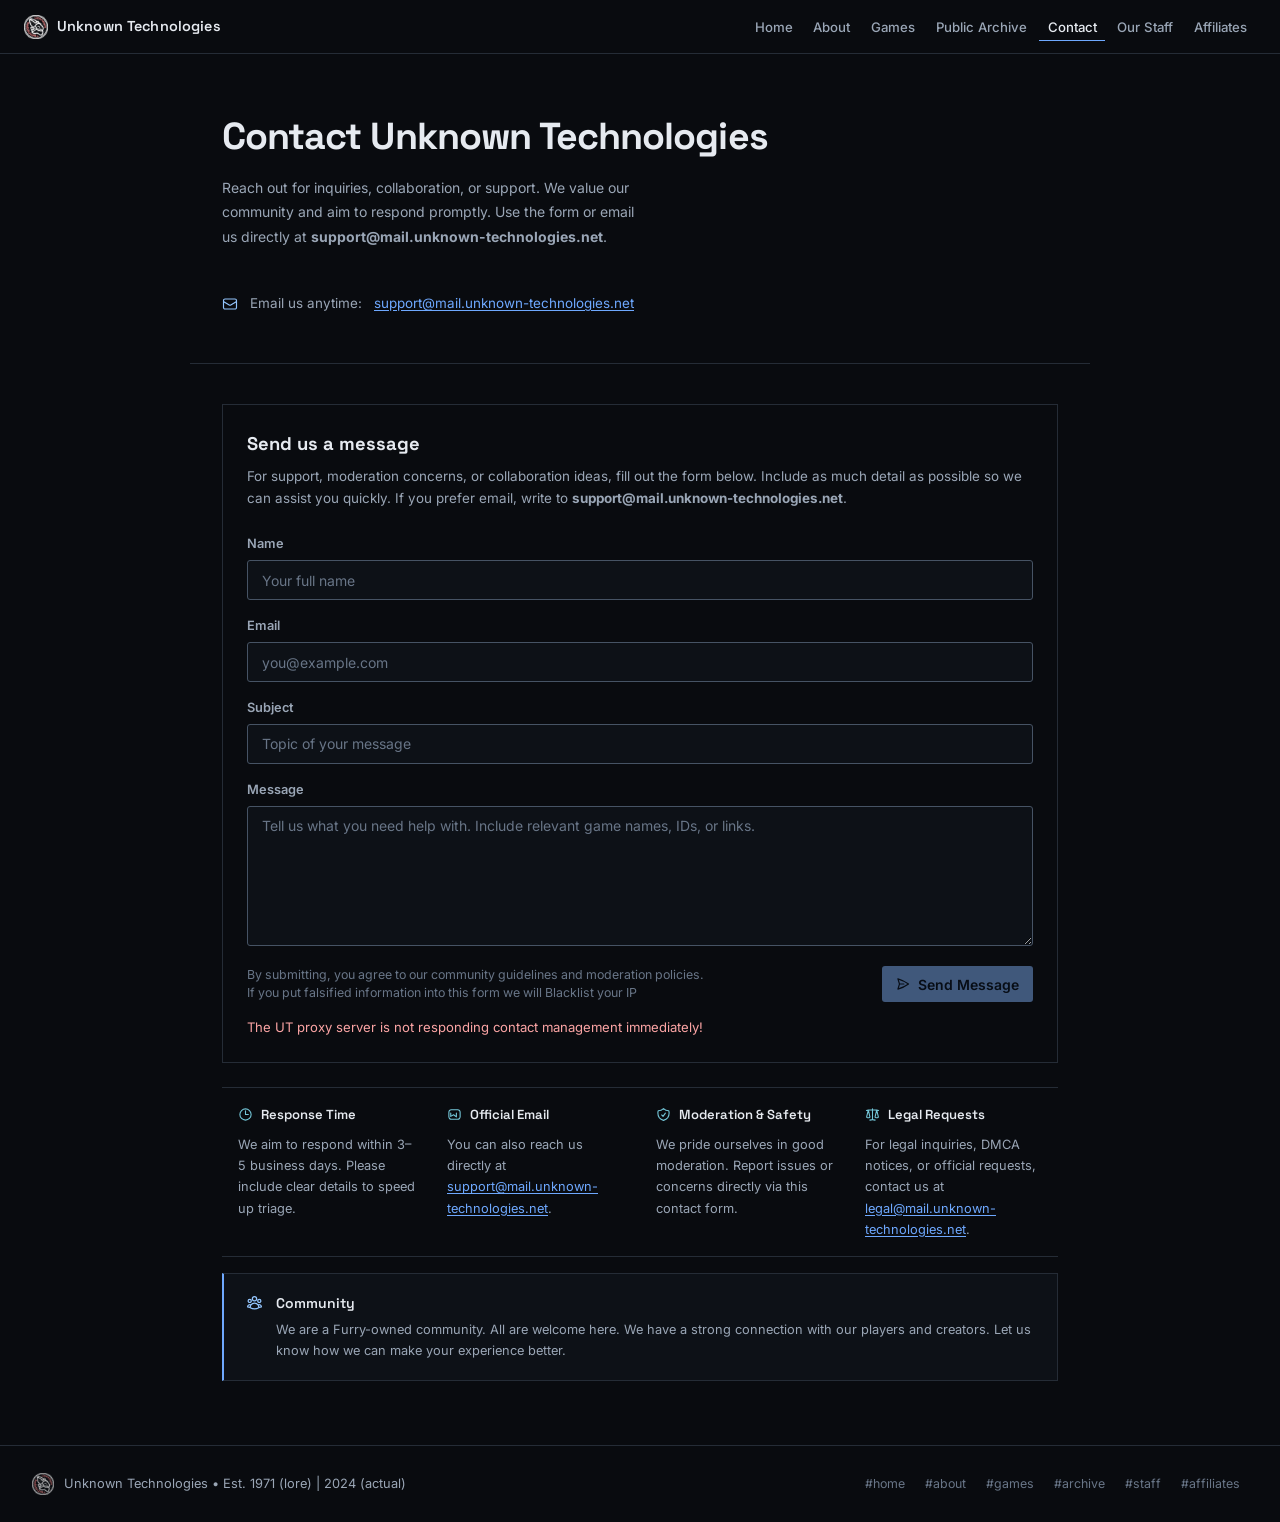
<file: contact.html>
<!DOCTYPE html>
<html lang="en">
<head>
  <meta charset="UTF-8" />
  <meta name="viewport" content="width=device-width, initial-scale=1.0" />
  <title>Contact - Unknown Technologies</title>
  <meta name="description" content="Get in touch with the Unknown Technologies team." />
  <link rel="icon" type="image/png" href="./src/favicon.png" />
  <link rel="preconnect" href="https://fonts.googleapis.com" />
  <link rel="preconnect" href="https://fonts.gstatic.com" crossorigin />
  <link href="https://fonts.googleapis.com/css2?family=Inter:wght@300;400;500;600;700&amp;family=Space+Grotesk:wght@500;600;700&amp;display=swap" rel="stylesheet" />
  <link rel="stylesheet" href="./src/css/style.css" />
  <link rel="stylesheet" href="./src/css/contact.css">
  <script src="https://challenges.cloudflare.com/turnstile/v0/api.js" async defer></script>
  <link rel="stylesheet" href="./src/css/refined.css" />
</head>
<body>
<header class="navbar">
    <a href="./index.html" class="navbar-brand">
      <img src="./src/img/794ea2b7-44ae-4399-b686-ba0b0992e564__ut-logo-v4-transp.png" alt="UT Logo" />
      Unknown Technologies
    </a>
    <nav>
      <ul class="navbar-links">
        <li><a href="./index.html">Home</a></li>
        <li><a href="./about.html">About</a></li>
        <li><a href="./games.html">Games</a></li>
        <li><a href="./publicarchive.html">Public Archive</a></li>
        <li><a href="./contact.html">Contact</a></li>
        <li><a href="./our-staff.html">Our Staff</a></li>
        <li><a href="./affiliates.html">Affiliates</a></li>
      </ul>
      <button class="navbar-toggle" aria-label="Toggle navigation menu">
        <span></span>
        <span></span>
        <span></span>
      </button>
    </nav>
    <ul class="navbar-links mobile-menu">
      <li><a href="./index.html">Home</a></li>
      <li><a href="./about.html">About</a></li>
      <li><a href="./games.html">Games</a></li>
      <li><a href="./publicarchive.html">Public Archive</a></li>
      <li><a href="./contact.html">Contact</a></li>
      <li><a href="./our-staff.html">Our Staff</a></li>
      <li><a href="./affiliates.html">Affiliates</a></li>
    </ul>
  </header>

  <div class="contact-hero">
    <div class="contact-hero-text">
      <h1>Contact Unknown Technologies</h1>
      <p>Reach out for inquiries, collaboration, or support. We value our community and aim to respond promptly. Use the form or email us directly at <strong>support@mail.unknown-technologies.net</strong>.</p>
    </div>
    <div class="contact-hero-card">
      <svg xmlns="http://www.w3.org/2000/svg" fill="none" viewBox="0 0 24 24" stroke-width="1.75" stroke="currentColor"><path stroke-linecap="round" stroke-linejoin="round" d="M21.75 6.75v10.5a2.25 2.25 0 0 1-2.25 2.25h-15a2.25 2.25 0 0 1-2.25-2.25V6.75m19.5 0A2.25 2.25 0 0 0 19.5 4.5h-15a2.25 2.25 0 0 0-2.25 2.25m19.5 0v.243a2.25 2.25 0 0 1-1.07 1.916l-7.5 4.615a2.25 2.25 0 0 1-2.36 0L3.32 8.91a2.25 2.25 0 0 1-1.07-1.916V6.75"/></svg>
      Email us anytime: <a href="mailto:support@mail.unknown-technologies.net">support@mail.unknown-technologies.net</a>
    </div>
  </div>

  <div class="section-divider" style="max-width:900px;"></div>

  <main class="contact-main" style="padding-top:2.5rem;">

    <div class="form-card">
      <div class="form-card-title">Send us a message</div>
      <p class="form-card-intro">For support, moderation concerns, or collaboration ideas, fill out the form below. Include as much detail as possible so we can assist you quickly. If you prefer email, write to <strong>support@mail.unknown-technologies.net</strong>.</p>

      <form id="ct-form">
        <div class="form-fields">

          <div class="form-field">
            <label class="form-label" for="ct-name">Name</label>
            <input class="form-input" type="text" id="ct-name" name="name" placeholder="Your full name" required autocomplete="name" />
          </div>

          <div class="form-field">
            <label class="form-label" for="ct-email">Email</label>
            <input class="form-input" type="email" id="ct-email" name="email" placeholder="you@example.com" required autocomplete="email" />
          </div>

          <div class="form-field">
            <label class="form-label" for="ct-subject">Subject</label>
            <input class="form-input" type="text" id="ct-subject" name="title" placeholder="Topic of your message" required />
          </div>

          <div class="form-field">
            <label class="form-label" for="ct-message">Message</label>
            <textarea class="form-textarea" id="ct-message" name="reason" placeholder="Tell us what you need help with. Include relevant game names, IDs, or links." required rows="6"></textarea>
          </div>

        </div>

        <div class="cf-turnstile" data-sitekey="0x4AAAAAACtdgRPoYAIh3nKo" id="ct-turnstile" style="margin-top:1rem;"></div>

        <div class="form-footer">
          <p class="form-hint">By submitting, you agree to our community guidelines and moderation policies. <br/> If you put falsified information into this form we will Blacklist your IP </p>
          <button type="submit" class="btn btn-primary">
            <svg xmlns="http://www.w3.org/2000/svg" width="14" height="14" fill="none" viewBox="0 0 24 24" stroke-width="2" stroke="currentColor"><path stroke-linecap="round" stroke-linejoin="round" d="M6 12 3.269 3.125A59.769 59.769 0 0 1 21.485 12 59.768 59.768 0 0 1 3.27 20.875L5.999 12Zm0 0h7.5"/></svg>
            Send Message
          </button>
        </div>
        <p id="ct-status" style="margin-top:0.85rem;font-size:0.82rem;"></p>
      </form>
    </div>

    <div class="info-cards-grid">
      

      <div class="contact-info-card">
        <div class="contact-info-card-head">
          <svg xmlns="http://www.w3.org/2000/svg" fill="none" viewBox="0 0 24 24" stroke-width="1.75" stroke="currentColor"><path stroke-linecap="round" stroke-linejoin="round" d="M12 6v6h4.5m4.5 0a9 9 0 1 1-18 0 9 9 0 0 1 18 0Z"/></svg>
          <h3>Response Time</h3>
        </div>
        <p>We aim to respond within 3–5 business days. Please include clear details to speed up triage.</p>
      </div>

      <div class="contact-info-card">
        <div class="contact-info-card-head">
          <svg xmlns="http://www.w3.org/2000/svg" fill="none" viewBox="0 0 24 24" stroke-width="1.75" stroke="currentColor"><path stroke-linecap="round" stroke-linejoin="round" d="M3 8.25A3.75 3.75 0 0 1 6.75 4.5h10.5A3.75 3.75 0 0 1 21 8.25v7.5A3.75 3.75 0 0 1 17.25 19.5H6.75A3.75 3.75 0 0 1 3 15.75V8.25Zm3 1.5v5.25l4.5-2.625L15 15.75V9.75"/></svg>
          <h3>Official Email</h3>
        </div>
        <p>You can also reach us directly at <a href="mailto:support@mail.unknown-technologies.net">support@mail.unknown-technologies.net</a>.</p>
      </div>

      <div class="contact-info-card">
        <div class="contact-info-card-head">
          <svg xmlns="http://www.w3.org/2000/svg" fill="none" viewBox="0 0 24 24" stroke-width="1.75" stroke="currentColor"><path stroke-linecap="round" stroke-linejoin="round" d="M9 12.75 11.25 15 15 9.75m-3-7.036A11.959 11.959 0 0 1 3.598 6 11.99 11.99 0 0 0 3 9.749c0 5.592 3.824 10.29 9 11.623 5.176-1.332 9-6.03 9-11.622 0-1.31-.21-2.571-.598-3.751h-.152c-3.196 0-6.1-1.248-8.25-3.285Z"/></svg>
          <h3>Moderation &amp; Safety</h3>
        </div>
        <p>We pride ourselves in good moderation. Report issues or concerns directly via this contact form.</p>
      </div>

      <div class="contact-info-card">
        <div class="contact-info-card-head">
          <svg xmlns="http://www.w3.org/2000/svg" fill="none" viewBox="0 0 24 24" stroke-width="1.75" stroke="currentColor"><path stroke-linecap="round" stroke-linejoin="round" d="M12 3v17.25m0 0c-1.472 0-2.882.265-4.185.75M12 20.25c1.472 0 2.882.265 4.185.75M18.75 4.97A48.416 48.416 0 0 0 12 4.5c-2.291 0-4.545.16-6.75.47m13.5 0c1.01.143 2.01.317 3 .52m-3-.52 2.62 10.726c.122.499-.106 1.028-.589 1.202a5.988 5.988 0 0 1-2.031.352 5.988 5.988 0 0 1-2.031-.352c-.483-.174-.711-.703-.59-1.202L18.75 4.971Zm-16.5.52c.99-.203 1.99-.377 3-.52m0 0 2.62 10.726c.122.499-.106 1.028-.589 1.202a5.989 5.989 0 0 1-2.031.352 5.989 5.989 0 0 1-2.031-.352c-.483-.174-.711-.703-.59-1.202L5.25 4.971Z"/></svg>
          <h3>Legal Requests</h3>
        </div>
        <p>For legal inquiries, DMCA notices, or official requests, contact us at <a href="mailto:legal@mail.unknown-technologies.net">legal@mail.unknown-technologies.net</a>.</p>
      </div>

    </div>

    <div class="community-note-card">
      <svg xmlns="http://www.w3.org/2000/svg" fill="none" viewBox="0 0 24 24" stroke-width="1.75" stroke="currentColor"><path stroke-linecap="round" stroke-linejoin="round" d="M18 18.72a9.094 9.094 0 0 0 3.741-.479 3 3 0 0 0-4.682-2.72m.94 3.198.001.031c0 .225-.012.447-.037.666A11.944 11.944 0 0 1 12 21c-2.17 0-4.207-.576-5.963-1.584A6.062 6.062 0 0 1 6 18.719m12 0a5.971 5.971 0 0 0-.941-3.197m0 0A5.995 5.995 0 0 0 12 12.75a5.995 5.995 0 0 0-5.058 2.772m0 0a3 3 0 0 0-4.681 2.72 8.986 8.986 0 0 0 3.74.477m.94-3.197a5.971 5.971 0 0 0-.94 3.197M15 6.75a3 3 0 1 1-6 0 3 3 0 0 1 6 0Zm6 3a2.25 2.25 0 1 1-4.5 0 2.25 2.25 0 0 1 4.5 0Zm-13.5 0a2.25 2.25 0 1 1-4.5 0 2.25 2.25 0 0 1 4.5 0Z"/></svg>
      <div>
        <h3>Community</h3>
        <p>We are a Furry-owned community. All are welcome here. We have a strong connection with our players and creators. Let us know how we can make your experience better.</p>
      </div>
    </div>

  </main>

  <footer class="footer">
    <div class="footer-brand">
      <img src="./src/img/794ea2b7-44ae-4399-b686-ba0b0992e564__ut-logo-v4-transp.png" alt="UT Logo" />
      Unknown Technologies &bull; Est. 1971 (lore) | 2024 (actual)
    </div>
    <nav class="footer-links">
      <a href="./index.html">#home</a>
      <a href="./about.html">#about</a>
      <a href="./games.html">#games</a>
      <a href="./publicarchive.html">#archive</a>
      <a href="./our-staff.html">#staff</a>
      <a href="./affiliates.html">#affiliates</a>
    </nav>
  </footer>

  <script src="./src/scripts/contact.js"></script>
<script src="./src/scripts/main.js"></script>
</body>
</html>
</file>
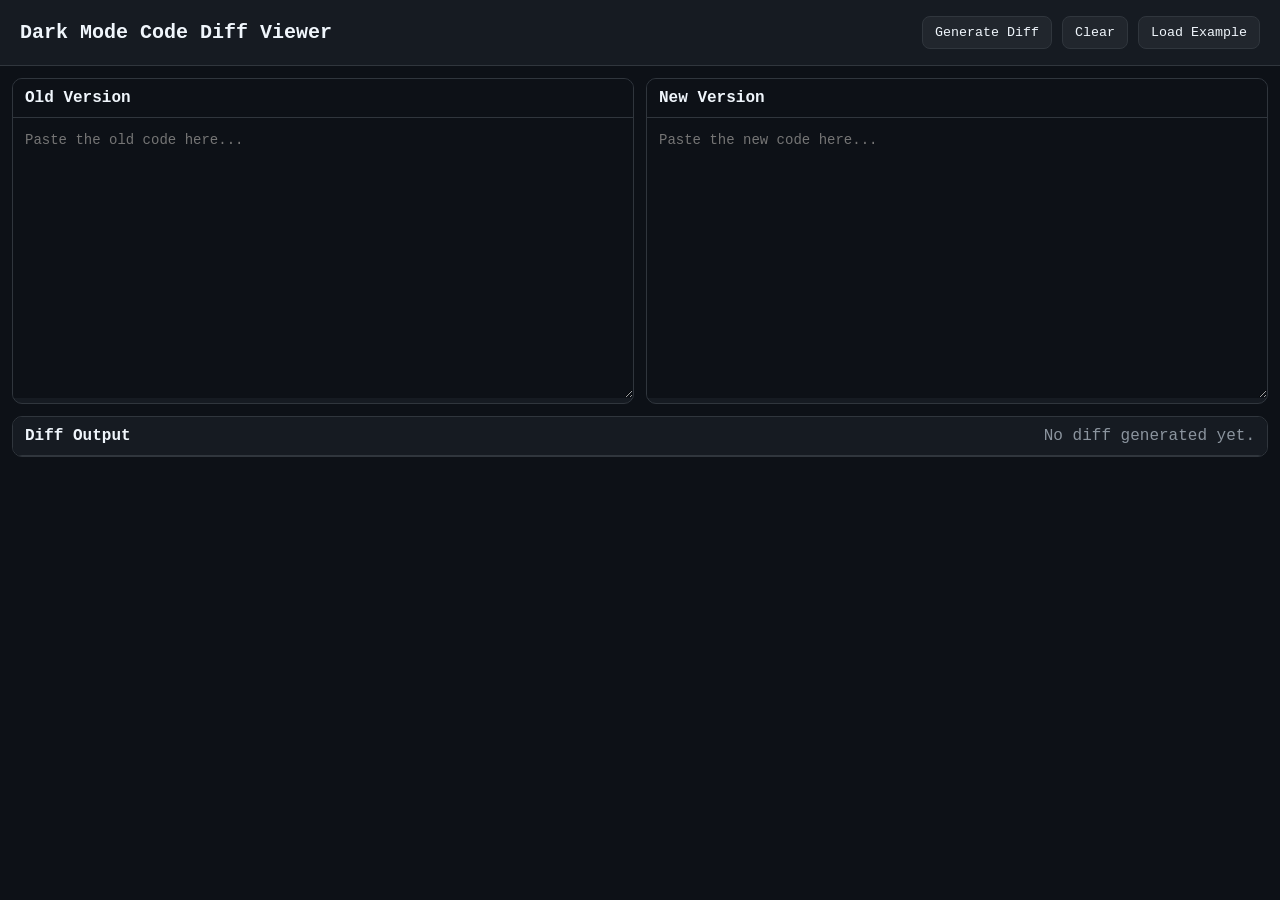
<file: d.htm>
<!DOCTYPE html>
<html lang="en">
<head>
    <meta charset="UTF-8">
    <meta name="viewport" content="width=device-width, initial-scale=1.0">
    <title>Dark Mode Code Diff Viewer</title>
    <style>
        * {
            box-sizing: border-box;
        }

        body {
            margin: 0;
            font-family: Consolas, "Courier New", monospace;
            background: #0d1117;
            color: #c9d1d9;
        }

        header {
            padding: 16px 20px;
            background: #161b22;
            border-bottom: 1px solid #30363d;
            display: flex;
            align-items: center;
            justify-content: space-between;
            gap: 12px;
            flex-wrap: wrap;
        }

        h1 {
            margin: 0;
            font-size: 20px;
            color: #f0f6fc;
        }

        .Controls {
            display: flex;
            gap: 10px;
            flex-wrap: wrap;
        }

        button {
            border: 1px solid #30363d;
            background: #21262d;
            color: #f0f6fc;
            padding: 8px 12px;
            border-radius: 8px;
            cursor: pointer;
            font-family: inherit;
        }

        button:hover {
            background: #30363d;
        }

        .MainGrid {
            display: grid;
            grid-template-columns: 1fr 1fr;
            gap: 12px;
            padding: 12px;
        }

        .EditorPanel {
            border: 1px solid #30363d;
            border-radius: 10px;
            overflow: hidden;
            background: #161b22;
        }

        .PanelTitle {
            padding: 10px 12px;
            border-bottom: 1px solid #30363d;
            color: #f0f6fc;
            background: #0d1117;
            font-weight: bold;
        }

        textarea {
            width: 100%;
            height: 280px;
            resize: vertical;
            border: 0;
            outline: 0;
            padding: 12px;
            background: #0d1117;
            color: #c9d1d9;
            font-family: Consolas, "Courier New", monospace;
            font-size: 14px;
            line-height: 1.45;
            tab-size: 4;
        }

        .DiffContainer {
            margin: 0 12px 12px;
            border: 1px solid #30363d;
            border-radius: 10px;
            overflow: hidden;
            background: #0d1117;
        }

        .DiffHeader {
            padding: 10px 12px;
            background: #161b22;
            border-bottom: 1px solid #30363d;
            color: #f0f6fc;
            font-weight: bold;
            display: flex;
            justify-content: space-between;
            gap: 12px;
            flex-wrap: wrap;
        }

        .DiffTable {
            width: 100%;
            border-collapse: collapse;
            table-layout: fixed;
            font-size: 14px;
        }

        .DiffTable td {
            vertical-align: top;
            white-space: pre-wrap;
            word-break: break-word;
            padding: 2px 8px;
            line-height: 1.45;
            border-bottom: 1px solid rgba(48, 54, 61, 0.35);
        }

        .LineNumber {
            width: 54px;
            color: #7d8590;
            text-align: right;
            user-select: none;
            background: #161b22;
            border-right: 1px solid #30363d;
        }

        .LineCode {
            width: calc(50% - 54px);
        }

        .Added {
            background: rgba(46, 160, 67, 0.22);
        }

        .Removed {
            background: rgba(248, 81, 73, 0.22);
        }

        .ChangedOld {
            background: rgba(248, 81, 73, 0.18);
        }

        .ChangedNew {
            background: rgba(46, 160, 67, 0.18);
        }

        .EmptyLine {
            background: rgba(48, 54, 61, 0.22);
        }

        .InlineAdded {
            background: rgba(46, 160, 67, 0.45);
            border-radius: 3px;
        }

        .InlineRemoved {
            background: rgba(248, 81, 73, 0.45);
            border-radius: 3px;
        }

        .Stats {
            color: #8b949e;
            font-weight: normal;
        }

        @media (max-width: 900px) {
            .MainGrid {
                grid-template-columns: 1fr;
            }

            .DiffTable {
                font-size: 12px;
            }

            .LineNumber {
                width: 38px;
            }
        }
    </style>
</head>
<body>
    <header>
        <h1>Dark Mode Code Diff Viewer</h1>
        <div class="Controls">
            <button onclick="GenerateDiff()">Generate Diff</button>
            <button onclick="ClearAll()">Clear</button>
            <button onclick="LoadExample()">Load Example</button>
        </div>
    </header>

    <main>
        <section class="MainGrid">
            <div class="EditorPanel">
                <div class="PanelTitle">Old Version</div>
                <textarea id="OldText" spellcheck="false" placeholder="Paste the old code here..."></textarea>
            </div>

            <div class="EditorPanel">
                <div class="PanelTitle">New Version</div>
                <textarea id="NewText" spellcheck="false" placeholder="Paste the new code here..."></textarea>
            </div>
        </section>

        <section class="DiffContainer">
            <div class="DiffHeader">
                <span>Diff Output</span>
                <span class="Stats" id="StatsText">No diff generated yet.</span>
            </div>
            <table class="DiffTable">
                <tbody id="DiffOutput"></tbody>
            </table>
        </section>
    </main>

    <script>
        function EscapeHtml(Value) {
            return Value
                .replaceAll("&", "&amp;")
                .replaceAll("<", "&lt;")
                .replaceAll(">", "&gt;")
                .replaceAll('"', "&quot;")
                .replaceAll("'", "&#039;");
        }

        function SplitLines(Value) {
            return Value.replace(/\r\n/g, "\n").replace(/\r/g, "\n").split("\n");
        }

        function CalculateLcs(OldLines, NewLines) {
            const OldLength = OldLines.length;
            const NewLength = NewLines.length;
            const Matrix = Array.from({ length: OldLength + 1 }, () => Array(NewLength + 1).fill(0));

            for (let OldIndex = OldLength - 1; OldIndex >= 0; OldIndex--) {
                for (let NewIndex = NewLength - 1; NewIndex >= 0; NewIndex--) {
                    if (OldLines[OldIndex] === NewLines[NewIndex]) {
                        Matrix[OldIndex][NewIndex] = Matrix[OldIndex + 1][NewIndex + 1] + 1;
                    } else {
                        Matrix[OldIndex][NewIndex] = Math.max(Matrix[OldIndex + 1][NewIndex], Matrix[OldIndex][NewIndex + 1]);
                    }
                }
            }

            return Matrix;
        }

        function BuildDiff(OldLines, NewLines) {
            const Matrix = CalculateLcs(OldLines, NewLines);
            const Rows = [];
            let OldIndex = 0;
            let NewIndex = 0;

            while (OldIndex < OldLines.length || NewIndex < NewLines.length) {
                if (OldIndex < OldLines.length && NewIndex < NewLines.length && OldLines[OldIndex] === NewLines[NewIndex]) {
                    Rows.push({ Type: "Same", OldLine: OldIndex + 1, NewLine: NewIndex + 1, OldText: OldLines[OldIndex], NewText: NewLines[NewIndex] });
                    OldIndex++;
                    NewIndex++;
                } else if (NewIndex < NewLines.length && (OldIndex === OldLines.length || Matrix[OldIndex][NewIndex + 1] >= Matrix[OldIndex + 1][NewIndex])) {
                    Rows.push({ Type: "Added", OldLine: "", NewLine: NewIndex + 1, OldText: "", NewText: NewLines[NewIndex] });
                    NewIndex++;
                } else if (OldIndex < OldLines.length) {
                    Rows.push({ Type: "Removed", OldLine: OldIndex + 1, NewLine: "", OldText: OldLines[OldIndex], NewText: "" });
                    OldIndex++;
                }
            }

            return PairChangedRows(Rows);
        }

        function PairChangedRows(Rows) {
            const PairedRows = [];

            for (let Index = 0; Index < Rows.length; Index++) {
                const CurrentRow = Rows[Index];
                const NextRow = Rows[Index + 1];

                if (CurrentRow.Type === "Removed" && NextRow && NextRow.Type === "Added") {
                    PairedRows.push({
                        Type: "Changed",
                        OldLine: CurrentRow.OldLine,
                        NewLine: NextRow.NewLine,
                        OldText: CurrentRow.OldText,
                        NewText: NextRow.NewText
                    });
                    Index++;
                } else {
                    PairedRows.push(CurrentRow);
                }
            }

            return PairedRows;
        }

        function GetInlineDiff(OldText, NewText) {
            let Start = 0;
            let OldEnd = OldText.length - 1;
            let NewEnd = NewText.length - 1;

            while (Start <= OldEnd && Start <= NewEnd && OldText[Start] === NewText[Start]) {
                Start++;
            }

            while (OldEnd >= Start && NewEnd >= Start && OldText[OldEnd] === NewText[NewEnd]) {
                OldEnd--;
                NewEnd--;
            }

            const OldPrefix = EscapeHtml(OldText.slice(0, Start));
            const NewPrefix = EscapeHtml(NewText.slice(0, Start));
            const OldMiddle = EscapeHtml(OldText.slice(Start, OldEnd + 1));
            const NewMiddle = EscapeHtml(NewText.slice(Start, NewEnd + 1));
            const OldSuffix = EscapeHtml(OldText.slice(OldEnd + 1));
            const NewSuffix = EscapeHtml(NewText.slice(NewEnd + 1));

            return {
                OldHtml: OldPrefix + `<span class="InlineRemoved">${OldMiddle}</span>` + OldSuffix,
                NewHtml: NewPrefix + `<span class="InlineAdded">${NewMiddle}</span>` + NewSuffix
            };
        }

        function AddRow(OutputElement, Row) {
            const TableRow = document.createElement("tr");
            const OldNumber = document.createElement("td");
            const OldCode = document.createElement("td");
            const NewNumber = document.createElement("td");
            const NewCode = document.createElement("td");

            OldNumber.className = "LineNumber";
            NewNumber.className = "LineNumber";
            OldCode.className = "LineCode";
            NewCode.className = "LineCode";

            OldNumber.textContent = Row.OldLine;
            NewNumber.textContent = Row.NewLine;

            if (Row.Type === "Added") {
                OldCode.classList.add("EmptyLine");
                NewCode.classList.add("Added");
                NewCode.textContent = "+ " + Row.NewText;
            } else if (Row.Type === "Removed") {
                OldCode.classList.add("Removed");
                NewCode.classList.add("EmptyLine");
                OldCode.textContent = "- " + Row.OldText;
            } else if (Row.Type === "Changed") {
                const InlineResult = GetInlineDiff(Row.OldText, Row.NewText);
                OldCode.classList.add("ChangedOld");
                NewCode.classList.add("ChangedNew");
                OldCode.innerHTML = "- " + InlineResult.OldHtml;
                NewCode.innerHTML = "+ " + InlineResult.NewHtml;
            } else {
                OldCode.textContent = "  " + Row.OldText;
                NewCode.textContent = "  " + Row.NewText;
            }

            TableRow.appendChild(OldNumber);
            TableRow.appendChild(OldCode);
            TableRow.appendChild(NewNumber);
            TableRow.appendChild(NewCode);
            OutputElement.appendChild(TableRow);
        }

        function GenerateDiff() {
            const OldValue = document.getElementById("OldText").value;
            const NewValue = document.getElementById("NewText").value;
            const OldLines = SplitLines(OldValue);
            const NewLines = SplitLines(NewValue);
            const DiffRows = BuildDiff(OldLines, NewLines);
            const OutputElement = document.getElementById("DiffOutput");
            const StatsText = document.getElementById("StatsText");

            OutputElement.innerHTML = "";

            let AddedCount = 0;
            let RemovedCount = 0;
            let ChangedCount = 0;

            for (const Row of DiffRows) {
                if (Row.Type === "Added") AddedCount++;
                if (Row.Type === "Removed") RemovedCount++;
                if (Row.Type === "Changed") ChangedCount++;
                AddRow(OutputElement, Row);
            }

            StatsText.textContent = `+${AddedCount} added, -${RemovedCount} removed, ${ChangedCount} changed`;
        }

        function ClearAll() {
            document.getElementById("OldText").value = "";
            document.getElementById("NewText").value = "";
            document.getElementById("DiffOutput").innerHTML = "";
            document.getElementById("StatsText").textContent = "No diff generated yet.";
        }

        function LoadExample() {
            document.getElementById("OldText").value = `local ForceEvent = workspace.ForceMusic\nlocal Volume = 1\n\nif ForceEvent then\n    print("Playing music")\nend`;

            document.getElementById("NewText").value = `local ForceEvent = workspace.ForceMusic\nlocal Volume = 1.5\nlocal DebugMode = false\n\nif ForceEvent and not DebugMode then\n    print("Playing updated music")\nend`;

            GenerateDiff();
        }
    </script>
</body>
</html>
</file>
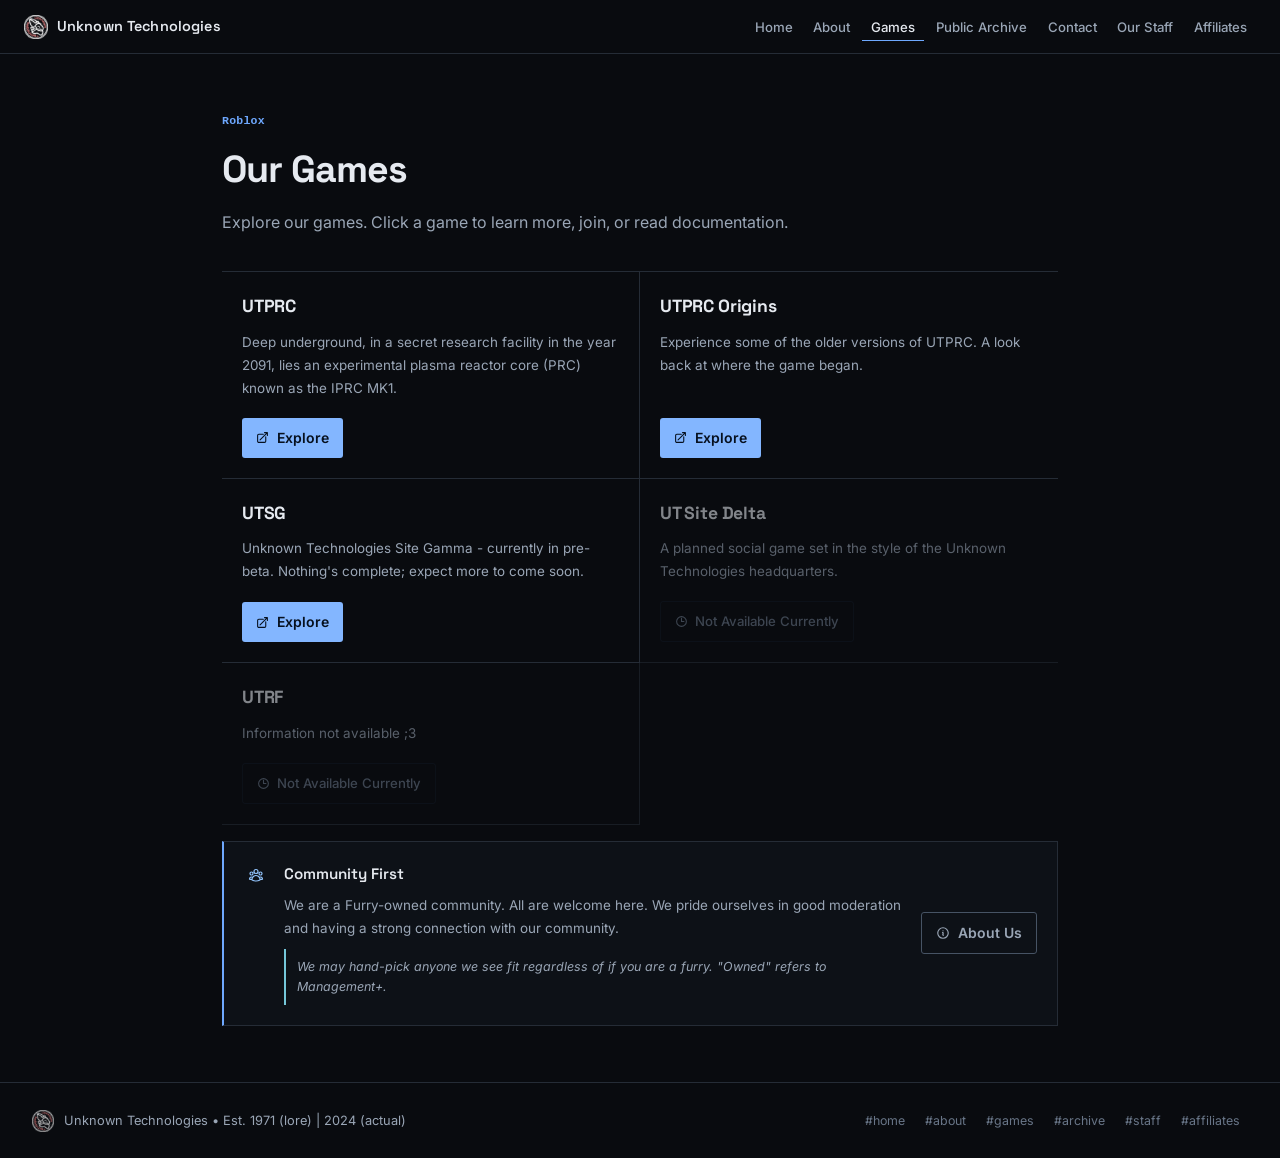
<file: games.html>
<!DOCTYPE html>
<html lang="en">
<head>
  <meta charset="UTF-8" />
  <meta name="viewport" content="width=device-width, initial-scale=1.0" />
  <title>Games - Unknown Technologies</title>
  <meta name="description" content="Explore games developed by Unknown Technologies Corporation." />
  <link rel="icon" type="image/png" href="./src/favicon.png" />
  <link rel="preconnect" href="https://fonts.googleapis.com" />
  <link rel="preconnect" href="https://fonts.gstatic.com" crossorigin />
  <link href="https://fonts.googleapis.com/css2?family=Inter:wght@300;400;500;600;700&amp;family=Space+Grotesk:wght@500;600;700&amp;display=swap" rel="stylesheet" />
  <link rel="stylesheet" href="./src/css/style.css" />
  <link rel="stylesheet" href="./src/css/games.css">

  <link rel="stylesheet" href="./src/css/refined.css" />
</head>
<body>
<header class="navbar">
    <a href="./index.html" class="navbar-brand">
      <img src="./src/img/794ea2b7-44ae-4399-b686-ba0b0992e564__ut-logo-v4-transp.png" alt="UT Logo" />
      Unknown Technologies
    </a>
    <nav>
      <ul class="navbar-links">
        <li><a href="./index.html">Home</a></li>
        <li><a href="./about.html">About</a></li>
        <li><a href="./games.html">Games</a></li>
        <li><a href="./publicarchive.html">Public Archive</a></li>
        <li><a href="./contact.html">Contact</a></li>
        <li><a href="./our-staff.html">Our Staff</a></li>
        <li><a href="./affiliates.html">Affiliates</a></li>
      </ul>
      <button class="navbar-toggle" aria-label="Toggle navigation menu">
        <span></span>
        <span></span>
        <span></span>
      </button>
    </nav>
    <ul class="navbar-links mobile-menu">
      <li><a href="./index.html">Home</a></li>
      <li><a href="./about.html">About</a></li>
      <li><a href="./games.html">Games</a></li>
      <li><a href="./publicarchive.html">Public Archive</a></li>
      <li><a href="./contact.html">Contact</a></li>
      <li><a href="./our-staff.html">Our Staff</a></li>
      <li><a href="./affiliates.html">Affiliates</a></li>
    </ul>
  </header>

  <div class="page-header">
    <span class="section-label">Roblox</span>
    <h1>Our Games</h1>
    <p>Explore our games. Click a game to learn more, join, or read documentation.</p>
  </div>

  <main class="page-section" style="padding-top: 0;">

    <div class="games-grid">

      <div class="game-card">
        <div class="game-title">UTPRC</div>
        <p class="game-desc">Deep underground, in a secret research facility in the year 2091, lies an experimental plasma reactor core (PRC) known as the IPRC MK1.</p>
        <div class="game-actions">
          <a href="https://www.roblox.com/games/116162332574372/UT-Plasma-Reactor-Core" target="_blank" rel="noopener noreferrer" class="btn btn-primary">
            <svg xmlns="http://www.w3.org/2000/svg" width="13" height="13" fill="none" viewBox="0 0 24 24" stroke-width="2" stroke="currentColor"><path stroke-linecap="round" stroke-linejoin="round" d="M13.5 6H5.25A2.25 2.25 0 0 0 3 8.25v10.5A2.25 2.25 0 0 0 5.25 21h10.5A2.25 2.25 0 0 0 18 18.75V10.5m-10.5 6L21 3m0 0h-5.25M21 3v5.25"/></svg>
            Explore
          </a>
        </div>
      </div>

      <div class="game-card">
        <div class="game-title">UTPRC Origins</div>
        <p class="game-desc">Experience some of the older versions of UTPRC. A look back at where the game began.</p>
        <div class="game-actions">
          <a href="https://www.roblox.com/games/101566572353483/UTPRC-Origins" target="_blank" rel="noopener noreferrer" class="btn btn-primary">
            <svg xmlns="http://www.w3.org/2000/svg" width="13" height="13" fill="none" viewBox="0 0 24 24" stroke-width="2" stroke="currentColor"><path stroke-linecap="round" stroke-linejoin="round" d="M13.5 6H5.25A2.25 2.25 0 0 0 3 8.25v10.5A2.25 2.25 0 0 0 5.25 21h10.5A2.25 2.25 0 0 0 18 18.75V10.5m-10.5 6L21 3m0 0h-5.25M21 3v5.25"/></svg>
            Explore
          </a>
        </div>
      </div>

      <div class="game-card">
        <div class="game-title">UTSG</div>
        <p class="game-desc">Unknown Technologies Site Gamma - currently in pre-beta. Nothing's complete; expect more to come soon.</p>
        <div class="game-actions">
          <a href="https://www.roblox.com/games/71720931573665/Unknown-Technologies-Site-Gamma-PRE-BETA" target="_blank" rel="noopener noreferrer" class="btn btn-primary">
            <svg xmlns="http://www.w3.org/2000/svg" width="13" height="13" fill="none" viewBox="0 0 24 24" stroke-width="2" stroke="currentColor"><path stroke-linecap="round" stroke-linejoin="round" d="M13.5 6H5.25A2.25 2.25 0 0 0 3 8.25v10.5A2.25 2.25 0 0 0 5.25 21h10.5A2.25 2.25 0 0 0 18 18.75V10.5m-10.5 6L21 3m0 0h-5.25M21 3v5.25"/></svg>
            Explore
          </a>
        </div>
      </div>

      <div class="game-card unavailable">
        <div class="game-title">UT Site Delta</div>
        <p class="game-desc">A planned social game set in the style of the Unknown Technologies headquarters.</p>
        <div class="game-actions">
          <span class="btn-disabled">
            <svg xmlns="http://www.w3.org/2000/svg" width="13" height="13" fill="none" viewBox="0 0 24 24" stroke-width="2" stroke="currentColor"><path stroke-linecap="round" stroke-linejoin="round" d="M12 6v6h4.5m4.5 0a9 9 0 1 1-18 0 9 9 0 0 1 18 0Z"/></svg>
            Not Available Currently
          </span>
        </div>
      </div>

      <div class="game-card unavailable">
        <div class="game-title">UTRF</div>
        <p class="game-desc">Information not available&nbsp;;3</p>
        <div class="game-actions">
          <span class="btn-disabled">
            <svg xmlns="http://www.w3.org/2000/svg" width="13" height="13" fill="none" viewBox="0 0 24 24" stroke-width="2" stroke="currentColor"><path stroke-linecap="round" stroke-linejoin="round" d="M12 6v6h4.5m4.5 0a9 9 0 1 1-18 0 9 9 0 0 1 18 0Z"/></svg>
            Not Available Currently
          </span>
        </div>
      </div>

    </div>

    <div class="community-card">
      <div class="community-card-icon">
        <svg xmlns="http://www.w3.org/2000/svg" fill="none" viewBox="0 0 24 24" stroke-width="1.75" stroke="currentColor"><path stroke-linecap="round" stroke-linejoin="round" d="M18 18.72a9.094 9.094 0 0 0 3.741-.479 3 3 0 0 0-4.682-2.72m.94 3.198.001.031c0 .225-.012.447-.037.666A11.944 11.944 0 0 1 12 21c-2.17 0-4.207-.576-5.963-1.584A6.062 6.062 0 0 1 6 18.719m12 0a5.971 5.971 0 0 0-.941-3.197m0 0A5.995 5.995 0 0 0 12 12.75a5.995 5.995 0 0 0-5.058 2.772m0 0a3 3 0 0 0-4.681 2.72 8.986 8.986 0 0 0 3.74.477m.94-3.197a5.971 5.971 0 0 0-.94 3.197M15 6.75a3 3 0 1 1-6 0 3 3 0 0 1 6 0Zm6 3a2.25 2.25 0 1 1-4.5 0 2.25 2.25 0 0 1 4.5 0Zm-13.5 0a2.25 2.25 0 1 1-4.5 0 2.25 2.25 0 0 1 4.5 0Z"/></svg>
      </div>
      <div class="community-card-body">
        <div class="community-card-title">Community First</div>
        <p>We are a Furry-owned community. All are welcome here. We pride ourselves in good moderation and having a strong connection with our community.</p>
        <div class="note">We may hand-pick anyone we see fit regardless of if you are a furry. "Owned" refers to Management+.</div>
      </div>
      <div class="community-card-cta">
        <a href="./about.html" class="btn btn-ghost">
          <svg xmlns="http://www.w3.org/2000/svg" width="14" height="14" fill="none" viewBox="0 0 24 24" stroke-width="2" stroke="currentColor"><path stroke-linecap="round" stroke-linejoin="round" d="m11.25 11.25.041-.02a.75.75 0 0 1 1.063.852l-.708 2.836a.75.75 0 0 0 1.063.853l.041-.021M21 12a9 9 0 1 1-18 0 9 9 0 0 1 18 0Zm-9-3.75h.008v.008H12V8.25Z"/></svg>
          About Us
        </a>
      </div>
    </div>

  </main>

  <footer class="footer">
    <div class="footer-brand">
      <img src="./src/img/794ea2b7-44ae-4399-b686-ba0b0992e564__ut-logo-v4-transp.png" alt="UT Logo" />
      Unknown Technologies &bull; Est. 1971 (lore) | 2024 (actual)
    </div>
    <nav class="footer-links">
      <a href="./index.html">#home</a>
      <a href="./about.html">#about</a>
      <a href="./games.html">#games</a>
      <a href="./publicarchive.html">#archive</a>
      <a href="./our-staff.html">#staff</a>
      <a href="./affiliates.html">#affiliates</a>
    </nav>
  </footer>
<script src="./src/scripts/main.js"></script>
</body>
</html>
</file>
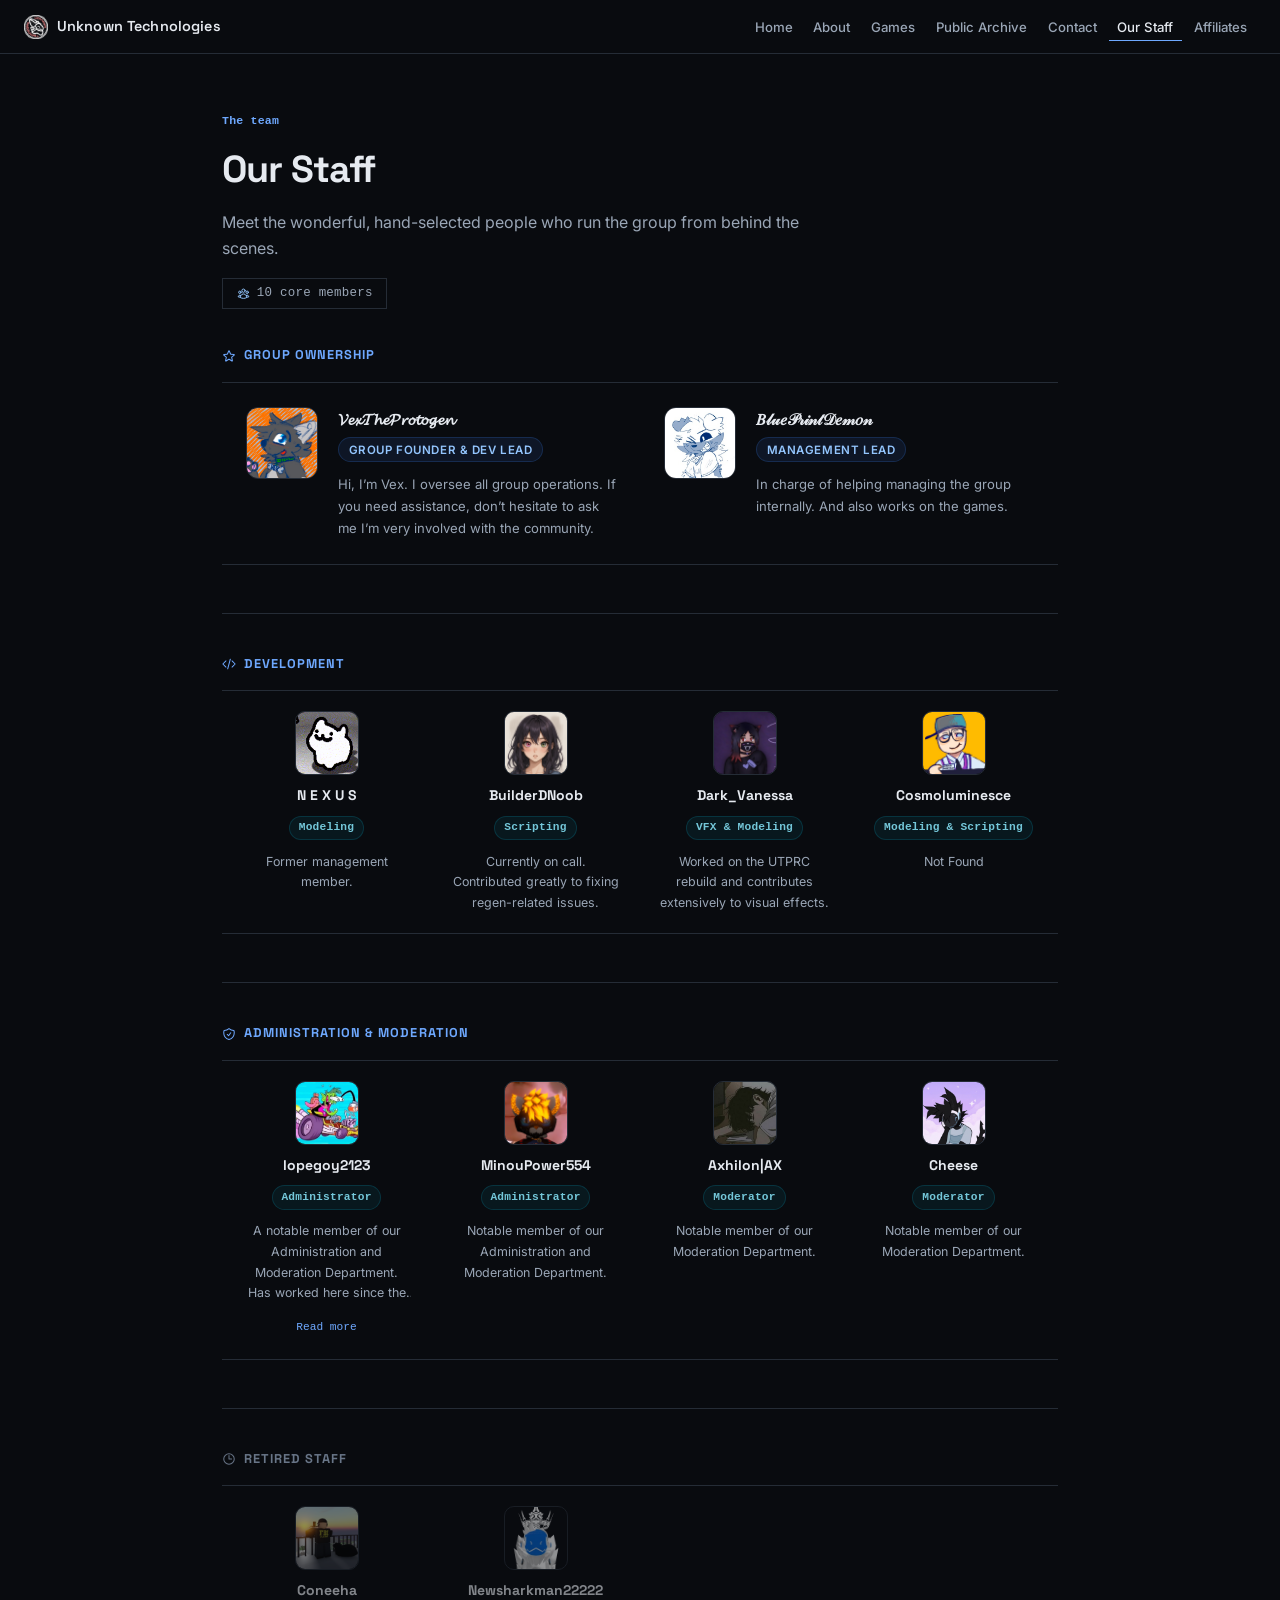
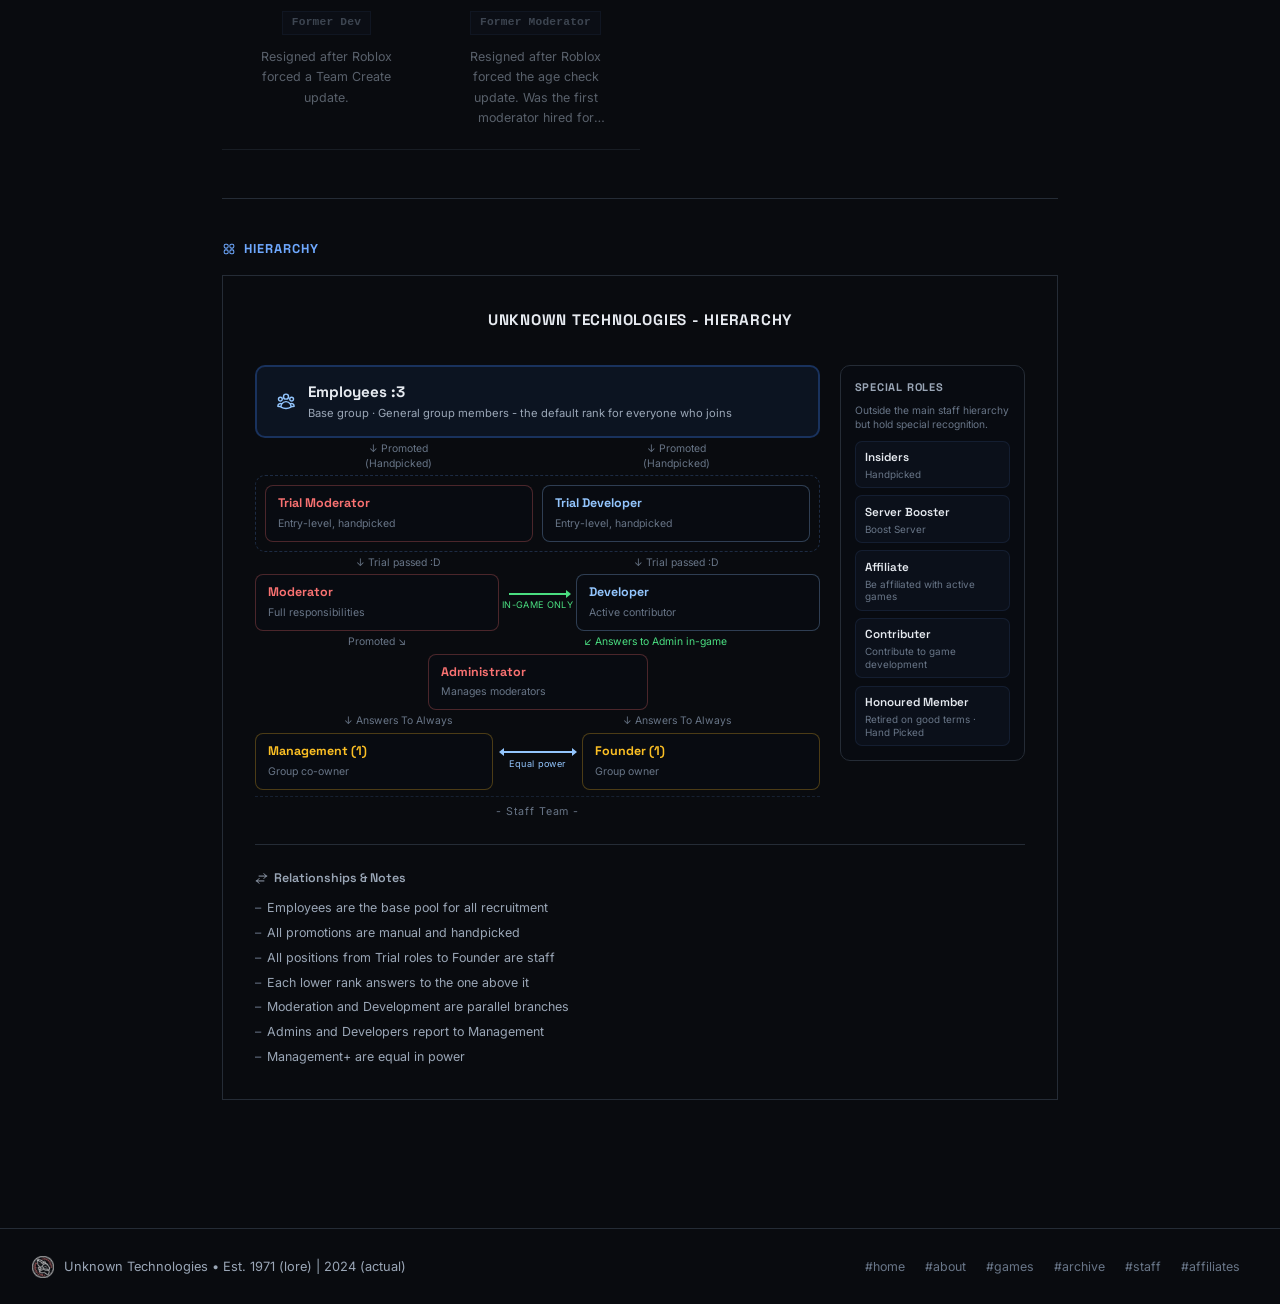
<file: our-staff.html>
<!DOCTYPE html>
<html lang="en">
<head>
  <meta charset="UTF-8" />
  <meta name="viewport" content="width=device-width, initial-scale=1.0" />
  <title>Our Staff - Unknown Technologies</title>
  <meta name="description" content="Meet the staff of Unknown Technologies Corporation." />
  <link rel="icon" type="image/png" href="./src/favicon.png" />
  <link rel="preconnect" href="https://fonts.googleapis.com" />
  <link rel="preconnect" href="https://fonts.gstatic.com" crossorigin />
  <link href="https://fonts.googleapis.com/css2?family=Inter:wght@300;400;500;600;700&amp;family=Space+Grotesk:wght@500;600;700&amp;display=swap" rel="stylesheet" />
  <link rel="stylesheet" href="./src/css/style.css" />
  <link rel="stylesheet" href="./src/css/our-staff.css?v=20260822-2">

  <link rel="stylesheet" href="./src/css/refined.css" />
</head>
<body>
<header class="navbar">
    <a href="./index.html" class="navbar-brand">
      <img src="./src/img/794ea2b7-44ae-4399-b686-ba0b0992e564__ut-logo-v4-transp.png" alt="UT Logo" />
      Unknown Technologies
    </a>
    <nav>
      <ul class="navbar-links">
        <li><a href="./index.html">Home</a></li>
        <li><a href="./about.html">About</a></li>
        <li><a href="./games.html">Games</a></li>
        <li><a href="./publicarchive.html">Public Archive</a></li>
        <li><a href="./contact.html">Contact</a></li>
        <li><a href="./our-staff.html">Our Staff</a></li>
        <li><a href="./affiliates.html">Affiliates</a></li>
      </ul>
      <button class="navbar-toggle" aria-label="Toggle navigation menu">
        <span></span>
        <span></span>
        <span></span>
      </button>
    </nav>
    <ul class="navbar-links mobile-menu">
      <li><a href="./index.html">Home</a></li>
      <li><a href="./about.html">About</a></li>
      <li><a href="./games.html">Games</a></li>
      <li><a href="./publicarchive.html">Public Archive</a></li>
      <li><a href="./contact.html">Contact</a></li>
      <li><a href="./our-staff.html">Our Staff</a></li>
      <li><a href="./affiliates.html">Affiliates</a></li>
    </ul>
  </header>


  <div class="page-header">
    <span class="section-label">The team</span>
    <h1>Our Staff</h1>
    <p>Meet the wonderful, hand-selected people who run the group from behind the scenes.</p>
    <div class="hero-stat-chip">
      <svg xmlns="http://www.w3.org/2000/svg" fill="none" viewBox="0 0 24 24" stroke-width="1.75" stroke="currentColor"><path stroke-linecap="round" stroke-linejoin="round" d="M18 18.72a9.094 9.094 0 0 0 3.741-.479 3 3 0 0 0-4.682-2.72m.94 3.198.001.031c0 .225-.012.447-.037.666A11.944 11.944 0 0 1 12 21c-2.17 0-4.207-.576-5.963-1.584A6.062 6.062 0 0 1 6 18.719m12 0a5.971 5.971 0 0 0-.941-3.197m0 0A5.995 5.995 0 0 0 12 12.75a5.995 5.995 0 0 0-5.058 2.772m0 0a3 3 0 0 0-4.681 2.72 8.986 8.986 0 0 0 3.74.477m.94-3.197a5.971 5.971 0 0 0-.94 3.197M15 6.75a3 3 0 1 1-6 0 3 3 0 0 1 6 0Zm6 3a2.25 2.25 0 1 1-4.5 0 2.25 2.25 0 0 1 4.5 0Zm-13.5 0a2.25 2.25 0 1 1-4.5 0 2.25 2.25 0 0 1 4.5 0Z"/></svg>
      10 core members
    </div>
  </div>

  <main class="staff-page">


    <div class="staff-section">
      <div class="staff-section-title">
        <svg xmlns="http://www.w3.org/2000/svg" fill="none" viewBox="0 0 24 24" stroke-width="1.75" stroke="currentColor"><path stroke-linecap="round" stroke-linejoin="round" d="M11.48 3.499a.562.562 0 0 1 1.04 0l2.125 5.111a.563.563 0 0 0 .475.345l5.518.442c.499.04.701.663.321.988l-4.204 3.602a.563.563 0 0 0-.182.557l1.285 5.385a.562.562 0 0 1-.84.61l-4.725-2.885a.562.562 0 0 0-.586 0L6.982 20.54a.562.562 0 0 1-.84-.61l1.285-5.386a.562.562 0 0 0-.182-.557l-4.204-3.602a.562.562 0 0 1 .321-.988l5.518-.442a.563.563 0 0 0 .475-.345L11.48 3.5Z"/></svg>
        Group Ownership
      </div>
      <div class="ownership-grid">

        <div class="ownership-card" data-public-staff-id="staff_e3dc5905fbb5093a">
          <img class="ownership-avatar" src="./src/img/1564651a-9d81-4cd5-9a71-d0bf0945dcd3__img0521-2-1.png" alt="VexTheProtogen" />
          <div class="ownership-info">
            <div class="ownership-name">𝓥𝓮𝔁𝓣𝓱𝓮𝓟𝓻𝓸𝓽𝓸𝓰𝓮𝓷</div>
            <span class="ownership-role">Group Founder &amp; Dev Lead</span>
            <p class="ownership-bio">Hi, I’m Vex. I oversee all group operations. If you need assistance, don’t hesitate to ask me I’m very involved with the community.</p>
          </div>
        </div>

        <div class="ownership-card" data-public-staff-id="staff_b385b02690b18c99">
          <img class="ownership-avatar" src="./src/img/b4e88d4c-ac7a-4d4f-aa38-0a2caaf98f9f__af7ceac609505effe2ff1e7c3f15592e.png" alt="BluePrintDemon" />
          <div class="ownership-info">
            <div class="ownership-name">𝐵𝓁𝓊𝑒𝒫𝓇𝒾𝓃𝓉𝒟𝑒𝓂𝑜𝓃</div>
            <span class="ownership-role">Management Lead</span>
            <p class="ownership-bio">In charge of helping managing the group internally. And also works on the games.</p>
          </div>
        </div>

      </div>
    </div>

    <div class="section-divider"></div>

   
    <div class="staff-section" style="margin-top:2.5rem;">
      <div class="staff-section-title">
        <svg xmlns="http://www.w3.org/2000/svg" fill="none" viewBox="0 0 24 24" stroke-width="1.75" stroke="currentColor"><path stroke-linecap="round" stroke-linejoin="round" d="M17.25 6.75 22.5 12l-5.25 5.25m-10.5 0L1.5 12l5.25-5.25m7.5-3-4.5 16.5"/></svg>
        Development
      </div>
      <div class="staff-grid">
        
        <div class="staff-card" data-public-staff-id="staff_21c0273448f76b09">
          <img class="staff-avatar" src="./src/img/b7e0e1ff-800f-4ea1-91e3-79e50ce98629__a14113cf79b802316133b049aba943650.gif" alt="N E X U S" />
          <div class="staff-name">N E X U S</div>
          <span class="staff-role">Modeling</span>
          <p class="staff-bio">Former management member.</p>
        </div>

        <div class="staff-card" data-public-staff-id="staff_527ae423f1be4da8">
          <img class="staff-avatar" src="./src/img/e0b24b2d-25f6-4572-8faf-4c592e5f8ea0__9e527125a7f43696fbd4d1e7abe5ac20.png" alt="BuilderDNoob" />
          <div class="staff-name">BuilderDNoob</div>
          <span class="staff-role">Scripting</span>
          <p class="staff-bio">Currently on call. Contributed greatly to fixing regen-related issues.</p>
        </div>

        <div class="staff-card" data-public-staff-id="staff_223f72bb92b5ee1c">
          <img class="staff-avatar" src="./src/img/174dde54-6889-4178-a21e-fbad26f37bbb__dd25849d60ed7f391606284121ba19c4.png" alt="Dark_Vanessa" />
          <div class="staff-name">Dark_Vanessa</div>
          <span class="staff-role">VFX &amp; Modeling</span>
          <p class="staff-bio">Worked on the UTPRC rebuild and contributes extensively to visual effects.</p>
        </div>

         <div class="staff-card" data-public-staff-id="staff_fde4aef2fdce327e">
          <img class="staff-avatar" src="./src/img/42fb9e81-249e-4f91-99e5-9443c014adb6__d227732911ef7f709df4adde826745d9.png" alt="Cosmoluminesce" />
          <div class="staff-name">Cosmoluminesce</div>
          <span class="staff-role">Modeling &amp; Scripting</span>
          <p class="staff-bio">Not Found</p>
        </div>


        
      </div>
    </div>

    <div class="section-divider"></div>


    <div class="staff-section" style="margin-top:2.5rem;">
      <div class="staff-section-title">
        <svg xmlns="http://www.w3.org/2000/svg" fill="none" viewBox="0 0 24 24" stroke-width="1.75" stroke="currentColor"><path stroke-linecap="round" stroke-linejoin="round" d="M9 12.75 11.25 15 15 9.75m-3-7.036A11.959 11.959 0 0 1 3.598 6 11.99 11.99 0 0 0 3 9.749c0 5.592 3.824 10.29 9 11.623 5.176-1.332 9-6.03 9-11.622 0-1.31-.21-2.571-.598-3.751h-.152c-3.196 0-6.1-1.248-8.25-3.285Z"/></svg>
        Administration &amp; Moderation
      </div>
      <div class="staff-grid">

       

        <div class="staff-card" data-public-staff-id="staff_a0ec5bce551d1479">
          <img class="staff-avatar" src="./src/img/d7d56842-d1b0-41ab-aaf4-69bac6e8fa9e__img5271.png" alt="lopegoy2123" />
          <div class="staff-name">lopegoy2123</div>
          <span class="staff-role">Administrator</span>
          <p class="staff-bio">A notable member of our Administration and Moderation Department. Has worked here since the early days of EEI.</p>
        </div>

        <div class="staff-card" data-public-staff-id="staff_0303b2e74776933c">
          <img class="staff-avatar" src="./src/img/44e9c4dc-64a5-4586-8f3c-c79c2178e636__0b26233f184bb5fcf24f3aa5a5738d14.png" alt="MinouPower554" />
          <div class="staff-name">MinouPower554</div>
          <span class="staff-role">Administrator</span>
          <p class="staff-bio">Notable member of our Administration and Moderation Department.</p>
        </div>

        <div class="staff-card" data-public-staff-id="staff_4d501b95ab409829">
          <img class="staff-avatar" src="./src/img/25813c58-2fb2-4ec2-b0b3-fedaedc19d32__ffcb103fdb01614fd79c3c8aeffab898.png" alt="Axhilon|AX" />
          <div class="staff-name">Axhilon|AX</div>
          <span class="staff-role">Moderator</span>
          <p class="staff-bio">Notable member of our Moderation Department.</p>
        </div>

        <div class="staff-card" data-public-staff-id="staff_afbe6358dbd3ac6c">
          <img class="staff-avatar" src="./src/img/da972bc9-27fd-40e3-9984-dc02e3de44c6__a1c505f8017f6f95f8f6987c946b9cd29.gif" alt="Cheese" />
          <div class="staff-name">Cheese</div>
          <span class="staff-role">Moderator</span>
          <p class="staff-bio">Notable member of our Moderation Department.</p>
        </div>

      </div>
    </div>

    <div class="section-divider"></div>


    <div class="staff-section" style="margin-top:2.5rem;">
      <div class="staff-section-title" style="color:var(--text-dim);">
        <svg xmlns="http://www.w3.org/2000/svg" fill="none" viewBox="0 0 24 24" stroke-width="1.75" stroke="currentColor"><path stroke-linecap="round" stroke-linejoin="round" d="M12 6v6h4.5m4.5 0a9 9 0 1 1-18 0 9 9 0 0 1 18 0Z"/></svg>
        Retired Staff
      </div>
      <div class="staff-grid">
<div class="staff-card retired">
          <img class="staff-avatar" src="./src/img/0b8847df-6f4d-46ff-a1ab-2004d36d2643__7f593c51b782154e5bd95a89e1d03da6.png" alt="Coneeha" />
          <div class="staff-name">Coneeha</div>
          <span class="staff-role retired-badge">Former Dev</span>
          <p class="staff-bio">Resigned after Roblox forced a Team Create update.</p>
        </div>

        <div class="staff-card retired">
          <img class="staff-avatar" src="./src/img/6b8385f6-5ff4-47cb-8319-f62c738dd9fd__nofilter-3.webp" alt="Newsharkman22222" />
          <div class="staff-name">Newsharkman22222</div>
          <span class="staff-role retired-badge">Former Moderator</span>
          <p class="staff-bio">Resigned after Roblox forced the age check update. Was the first moderator hired for Unknown Technologies.</p>
        </div>

      </div>
    </div>
	<div class="section-divider"></div>


    <div class="staff-section" style="margin-top:2.5rem;">
      <div class="staff-section-title">
        <svg xmlns="http://www.w3.org/2000/svg" fill="none" viewBox="0 0 24 24" stroke-width="1.75" stroke="currentColor"><path stroke-linecap="round" stroke-linejoin="round" d="M3.75 6A2.25 2.25 0 0 1 6 3.75h2.25A2.25 2.25 0 0 1 10.5 6v2.25a2.25 2.25 0 0 1-2.25 2.25H6a2.25 2.25 0 0 1-2.25-2.25V6ZM3.75 15.75A2.25 2.25 0 0 1 6 13.5h2.25a2.25 2.25 0 0 1 2.25 2.25V18a2.25 2.25 0 0 1-2.25 2.25H6A2.25 2.25 0 0 1 3.75 18v-2.25ZM13.5 6a2.25 2.25 0 0 1 2.25-2.25H18A2.25 2.25 0 0 1 20.25 6v2.25A2.25 2.25 0 0 1 18 10.5h-2.25a2.25 2.25 0 0 1-2.25-2.25V6ZM13.5 15.75a2.25 2.25 0 0 1 2.25-2.25H18a2.25 2.25 0 0 1 2.25 2.25V18A2.25 2.25 0 0 1 18 20.25h-2.25A2.25 2.25 0 0 1 13.5 18v-2.25Z"/></svg>
        Hierarchy
      </div>

      <div class="hierarchy">
        <div class="hierarchy-title">UNKNOWN TECHNOLOGIES - HIERARCHY</div>

        <div class="hc-layout">


          <div class="hc-main">


            <div class="hc-emp-wrap">
              <div class="hc-emp-box">
                <svg xmlns="http://www.w3.org/2000/svg" fill="none" viewBox="0 0 24 24" stroke-width="1.75" stroke="currentColor" class="hc-emp-icon"><path stroke-linecap="round" stroke-linejoin="round" d="M18 18.72a9.094 9.094 0 0 0 3.741-.479 3 3 0 0 0-4.682-2.72m.94 3.198.001.031c0 .225-.012.447-.037.666A11.944 11.944 0 0 1 12 21c-2.17 0-4.207-.576-5.963-1.584A6.062 6.062 0 0 1 6 18.719m12 0a5.971 5.971 0 0 0-.941-3.197m0 0A5.995 5.995 0 0 0 12 12.75a5.995 5.995 0 0 0-5.058 2.772m0 0a3 3 0 0 0-4.681 2.72 8.986 8.986 0 0 0 3.74.477m.94-3.197a5.971 5.971 0 0 0-.94 3.197M15 6.75a3 3 0 1 1-6 0 3 3 0 0 1 6 0Zm6 3a2.25 2.25 0 1 1-4.5 0 2.25 2.25 0 0 1 4.5 0Zm-13.5 0a2.25 2.25 0 1 1-4.5 0 2.25 2.25 0 0 1 4.5 0Z"/></svg>
                <div>
                  <div class="hc-emp-name">Employees :3</div>
                  <div class="hc-emp-sub">Base group · General group members - the default rank for everyone who joins</div>
                </div>
              </div>
            </div>




            <div class="hc-conn-row">
              <div class="hc-conn-lbl">Promoted<br/>(Handpicked)</div>
              <div class="hc-conn-lbl">Promoted<br/>(Handpicked)</div>
            </div>


            <div class="hc-trial-box">
              <div class="hc-role hc-r-mod">
                <div class="hc-rn">Trial Moderator</div>
                <div class="hc-rm">Entry-level, handpicked</div>
              </div>
              <div class="hc-role hc-r-dev">
                <div class="hc-rn">Trial Developer</div>
                <div class="hc-rm">Entry-level, handpicked</div>
              </div>
            </div>



            <div class="hc-conn-row">
              <div class="hc-conn-lbl">Trial passed :D</div>
              <div class="hc-conn-lbl">Trial passed :D</div>
            </div>





            <div class="hc-dual-row">
              <div class="hc-role hc-r-mod">
                <div class="hc-rn">Moderator</div>
                <div class="hc-rm">Full responsibilities</div>
              </div>
              <div class="hc-cross">
                <div class="hc-cross-bar"></div>
                <span class="hc-cross-lbl">in-game only</span>
              </div>
              <div class="hc-role hc-r-dev">
                <div class="hc-rn">Developer</div>
                <div class="hc-rm">Active contributor</div>
              </div>
            </div>

          

            <div class="hc-conn-row">
              <div class="hc-conn-lbl hc-conn-dr">Promoted</div>
              <div class="hc-conn-lbl hc-conn-green">Answers to Admin in-game</div>
            </div>

           
            <div class="hc-single-row">
              <div class="hc-role hc-r-mod hc-r-admin">
                <div class="hc-rn">Administrator</div>
                <div class="hc-rm">Manages moderators</div>
              </div>
            </div>

          
            <div class="hc-conn-row">
              <div class="hc-conn-lbl">Answers To Always</div>
              <div class="hc-conn-lbl">Answers To Always</div>
            </div>

       
            <div class="hc-dual-row">
              <div class="hc-role hc-r-mgmt">
                <div class="hc-rn">Management (1)</div>
                <div class="hc-rm">Group co-owner</div>
              </div>
              <div class="hc-equal">
                <div class="hc-equal-bar"></div>
                <span class="hc-equal-lbl">Equal power</span>
              </div>
              <div class="hc-role hc-r-founder">
                <div class="hc-rn">Founder (1)</div>
                <div class="hc-rm">Group owner</div>
              </div>
            </div>

            <div class="hc-team-label">- Staff Team -</div>

          </div>




          <div class="hc-side">
            <div class="hc-side-hd">Special Roles</div>
            <p class="hc-side-note">Outside the main staff hierarchy but hold special recognition.</p>
            <div class="hc-srole">
              <div class="hc-srole-name">Insiders</div>
              <div class="hc-srole-how">Handpicked</div>
            </div>
            <div class="hc-srole">
              <div class="hc-srole-name">Server Booster</div>
              <div class="hc-srole-how">Boost Server</div>
            </div>
            <div class="hc-srole">
              <div class="hc-srole-name">Affiliate</div>
              <div class="hc-srole-how">Be affiliated with active games</div>
            </div>
            <div class="hc-srole">
              <div class="hc-srole-name">Contributer</div>
              <div class="hc-srole-how">Contribute to game development</div>
            </div>
            <div class="hc-srole">
              <div class="hc-srole-name">Honoured Member</div>
              <div class="hc-srole-how">Retired on good terms · Hand Picked</div>
            </div>
          </div>

        </div>

        <div class="h-legend" style="margin-top:1.5rem;padding-top:1.5rem;border-top:1px solid var(--border);grid-template-columns:1fr;">
          <div class="h-legend-section">
            <h4>
              <svg xmlns="http://www.w3.org/2000/svg" fill="none" viewBox="0 0 24 24" stroke-width="1.75" stroke="currentColor"><path stroke-linecap="round" stroke-linejoin="round" d="M7.5 21 3 16.5m0 0L7.5 12M3 16.5h13.5m0-13.5L21 7.5m0 0L16.5 12M21 7.5H7.5"/></svg>
              Relationships &amp; Notes
            </h4>
            <ul>
              <li>Employees are the base pool for all recruitment</li>
              <li>All promotions are manual and handpicked</li>
              <li>All positions from Trial roles to Founder are staff</li>
              <li>Each lower rank answers to the one above it</li>
              <li>Moderation and Development are parallel branches</li>
              <li>Admins and Developers report to Management</li>
              <li>Management+ are equal in power</li>
            </ul>
          </div>
        </div>

      </div>
    </div>
  </main>
  <footer class="footer">
    <div class="footer-brand">
      <img src="./src/img/794ea2b7-44ae-4399-b686-ba0b0992e564__ut-logo-v4-transp.png" alt="UT Logo" />
      Unknown Technologies &bull; Est. 1971 (lore) | 2024 (actual)
    </div>
    <nav class="footer-links">
      <a href="./index.html">#home</a>
      <a href="./about.html">#about</a>
      <a href="./games.html">#games</a>
      <a href="./publicarchive.html">#archive</a>
      <a href="./our-staff.html">#staff</a>
      <a href="./affiliates.html">#affiliates</a>
    </nav>
  </footer>

  <script src="./src/scripts/main.js"></script>
  <script src="./src/scripts/staff-profiles.js?v=20260822-2"></script>
</body>
</html>
</file>
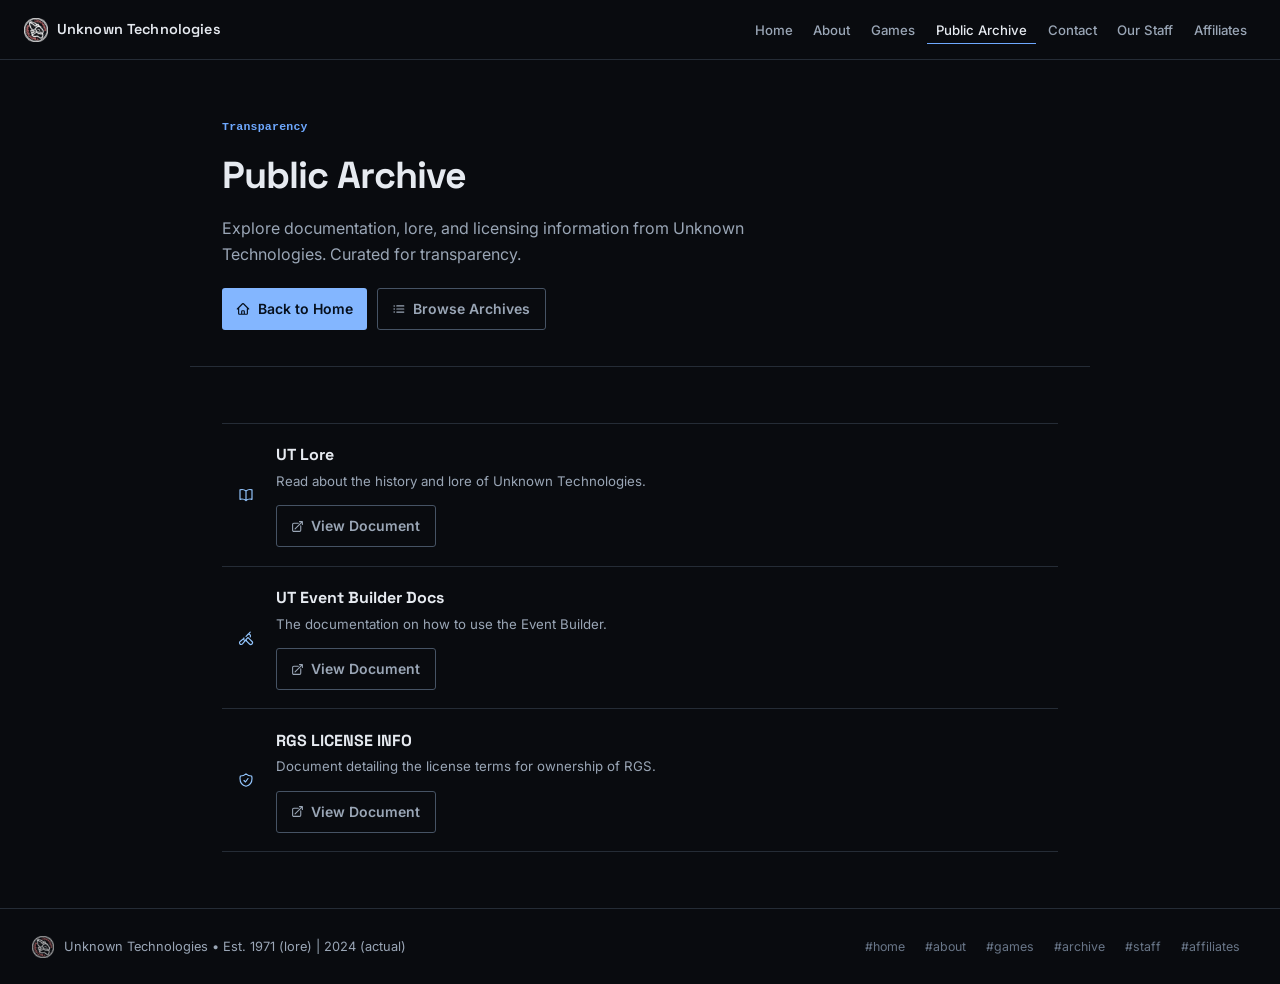
<file: publicarchive.html>
<!DOCTYPE html>
<html lang="en">
<head>
  <meta charset="UTF-8" />
  <meta name="viewport" content="width=device-width, initial-scale=1.0" />
  <title>Public Archive - Unknown Technologies</title>
  <meta name="description" content="Documentation, lore, and licensing information from Unknown Technologies." />
  <link rel="icon" type="image/png" href="./src/favicon.png" />
  <link rel="preconnect" href="https://fonts.googleapis.com" />
  <link rel="preconnect" href="https://fonts.gstatic.com" crossorigin />
  <link href="https://fonts.googleapis.com/css2?family=Inter:wght@300;400;500;600;700&amp;family=Space+Grotesk:wght@500;600;700&amp;display=swap" rel="stylesheet" />
  <link rel="stylesheet" href="./src/css/style.css" />
  <link rel="stylesheet" href="./src/css/publicarchive.css">

  <link rel="stylesheet" href="./src/css/refined.css" />
</head>
<body>
<header class="navbar">
    <a href="./index.html" class="navbar-brand">
      <img src="./src/img/794ea2b7-44ae-4399-b686-ba0b0992e564__ut-logo-v4-transp.png" alt="UT Logo" />
      Unknown Technologies
    </a>
    <nav>
      <ul class="navbar-links">
        <li><a href="./index.html">Home</a></li>
        <li><a href="./about.html">About</a></li>
        <li><a href="./games.html">Games</a></li>
        <li><a href="./publicarchive.html">Public Archive</a></li>
        <li><a href="./contact.html">Contact</a></li>
        <li><a href="./our-staff.html">Our Staff</a></li>
        <li><a href="./affiliates.html">Affiliates</a></li>
      </ul>
      <button class="navbar-toggle" aria-label="Toggle navigation menu">
        <span></span>
        <span></span>
        <span></span>
      </button>
    </nav>
    <ul class="navbar-links mobile-menu">
      <li><a href="./index.html">Home</a></li>
      <li><a href="./about.html">About</a></li>
      <li><a href="./games.html">Games</a></li>
      <li><a href="./publicarchive.html">Public Archive</a></li>
      <li><a href="./contact.html">Contact</a></li>
      <li><a href="./our-staff.html">Our Staff</a></li>
      <li><a href="./affiliates.html">Affiliates</a></li>
    </ul>
  </header>

  

  <div class="page-header">
    <span class="section-label">Transparency</span>
    <h1>Public Archive</h1>
    <p>Explore documentation, lore, and licensing information from Unknown Technologies. Curated for transparency.</p>
    <div style="display:flex; gap:0.6rem; flex-wrap:wrap; margin-top:1.25rem;">
      <a href="./index.html" class="btn btn-primary">
        <svg xmlns="http://www.w3.org/2000/svg" width="14" height="14" fill="none" viewBox="0 0 24 24" stroke-width="2" stroke="currentColor"><path stroke-linecap="round" stroke-linejoin="round" d="m2.25 12 8.954-8.955c.44-.439 1.152-.439 1.591 0L21.75 12M4.5 9.75v10.125c0 .621.504 1.125 1.125 1.125H9.75v-4.875c0-.621.504-1.125 1.125-1.125h2.25c.621 0 1.125.504 1.125 1.125V21h4.125c.621 0 1.125-.504 1.125-1.125V9.75M8.25 21h8.25"/></svg>
        Back to Home
      </a>
      <a href="#archive-list" class="btn btn-ghost">
        <svg xmlns="http://www.w3.org/2000/svg" width="14" height="14" fill="none" viewBox="0 0 24 24" stroke-width="2" stroke="currentColor"><path stroke-linecap="round" stroke-linejoin="round" d="M8.25 6.75h12M8.25 12h12m-12 5.25h12M3.75 6.75h.007v.008H3.75V6.75Zm.375 0a.375.375 0 1 1-.75 0 .375.375 0 0 1 .75 0ZM3.75 12h.007v.008H3.75V12Zm.375 0a.375.375 0 1 1-.75 0 .375.375 0 0 1 .75 0Zm-.375 5.25h.007v.008H3.75v-.008Zm.375 0a.375.375 0 1 1-.75 0 .375.375 0 0 1 .75 0Z"/></svg>
        Browse Archives
      </a>
    </div>
  </div>

  <div class="section-divider"></div>

  <main class="page-section" id="archive-list">

    <div class="archive-list">

      <div class="archive-entry">
        <div class="archive-entry-icon">
          <svg xmlns="http://www.w3.org/2000/svg" fill="none" viewBox="0 0 24 24" stroke-width="1.75" stroke="currentColor"><path stroke-linecap="round" stroke-linejoin="round" d="M12 6.042A8.967 8.967 0 0 0 6 3.75c-1.052 0-2.062.18-3 .512v14.25A8.987 8.987 0 0 1 6 18c2.305 0 4.408.867 6 2.292m0-14.25a8.966 8.966 0 0 1 6-2.292c1.052 0 2.062.18 3 .512v14.25A8.987 8.987 0 0 0 18 18a8.967 8.967 0 0 0-6 2.292m0-14.25v14.25"/></svg>
        </div>
        <div class="archive-entry-body">
          <div class="archive-entry-title">UT Lore</div>
          <p class="archive-entry-desc">Read about the history and lore of Unknown Technologies.</p>
          <a href="https://docs.google.com/document/d/1RRgKjQt8a3mpcBsMaK2qEoYf45EdvQGBXVy8rjx0R0M/edit?tab=t.0#heading=h.xkesokotppyi" target="_blank" rel="noopener noreferrer" class="btn btn-ghost">
            <svg xmlns="http://www.w3.org/2000/svg" width="13" height="13" fill="none" viewBox="0 0 24 24" stroke-width="2" stroke="currentColor"><path stroke-linecap="round" stroke-linejoin="round" d="M13.5 6H5.25A2.25 2.25 0 0 0 3 8.25v10.5A2.25 2.25 0 0 0 5.25 21h10.5A2.25 2.25 0 0 0 18 18.75V10.5m-10.5 6L21 3m0 0h-5.25M21 3v5.25"/></svg>
            View Document
          </a>
        </div>
      </div>


      <div class="archive-entry">
        <div class="archive-entry-icon">
          <svg xmlns="http://www.w3.org/2000/svg" fill="none" viewBox="0 0 24 24" stroke-width="1.75" stroke="currentColor"><path stroke-linecap="round" stroke-linejoin="round" d="M11.42 15.17 17.25 21A2.652 2.652 0 0 0 21 17.25l-5.877-5.877M11.42 15.17l2.496-3.03c.317-.384.74-.626 1.208-.766M11.42 15.17l-4.655 5.653a2.548 2.548 0 1 1-3.586-3.586l5.653-4.655m5.8-5.992.09-.05a2.99 2.99 0 0 1 3.196.419 3 3 0 0 1 .471 3.214l-.05.09m-5.707 5.327-.09.05a2.99 2.99 0 0 1-3.196-.419 3 3 0 0 1-.471-3.214l.05-.09m5.707-5.327L14.7 6.9M14.7 6.9l-.534.534M14.7 6.9l3.6-3.6m-3.6 3.6.534-.534m0 0L12.07 9.53"/></svg>
        </div>
        <div class="archive-entry-body">
          <div class="archive-entry-title">UT Event Builder Docs</div>
          <p class="archive-entry-desc">The documentation on how to use the Event Builder.</p>
          <a href="https://docs.google.com/document/d/12rxEdRafc9v85nIg683OMgJYbjRTG272_MwaCNywFfA/edit?tab=t.0" target="_blank" rel="noopener noreferrer" class="btn btn-ghost">
            <svg xmlns="http://www.w3.org/2000/svg" width="13" height="13" fill="none" viewBox="0 0 24 24" stroke-width="2" stroke="currentColor"><path stroke-linecap="round" stroke-linejoin="round" d="M13.5 6H5.25A2.25 2.25 0 0 0 3 8.25v10.5A2.25 2.25 0 0 0 5.25 21h10.5A2.25 2.25 0 0 0 18 18.75V10.5m-10.5 6L21 3m0 0h-5.25M21 3v5.25"/></svg>
            View Document
          </a>
        </div>
      </div>


      <div class="archive-entry">
        <div class="archive-entry-icon">
          <svg xmlns="http://www.w3.org/2000/svg" fill="none" viewBox="0 0 24 24" stroke-width="1.75" stroke="currentColor"><path stroke-linecap="round" stroke-linejoin="round" d="M9 12.75 11.25 15 15 9.75m-3-7.036A11.959 11.959 0 0 1 3.598 6 11.99 11.99 0 0 0 3 9.749c0 5.592 3.824 10.29 9 11.623 5.176-1.332 9-6.03 9-11.622 0-1.31-.21-2.571-.598-3.751h-.152c-3.196 0-6.1-1.248-8.25-3.285Z"/></svg>
        </div>
        <div class="archive-entry-body">
          <div class="archive-entry-title">RGS LICENSE INFO</div>
          <p class="archive-entry-desc">Document detailing the license terms for ownership of RGS.</p>
          <a href="https://unknown-technologies.net/PublicArchive/License/RGS%20Terms.pdf" target="_blank" rel="noopener noreferrer" class="btn btn-ghost">
            <svg xmlns="http://www.w3.org/2000/svg" width="13" height="13" fill="none" viewBox="0 0 24 24" stroke-width="2" stroke="currentColor"><path stroke-linecap="round" stroke-linejoin="round" d="M13.5 6H5.25A2.25 2.25 0 0 0 3 8.25v10.5A2.25 2.25 0 0 0 5.25 21h10.5A2.25 2.25 0 0 0 18 18.75V10.5m-10.5 6L21 3m0 0h-5.25M21 3v5.25"/></svg>
            View Document
          </a>
        </div>
      </div>

    </div>

    </main>

  <footer class="footer">
    <div class="footer-brand">
      <img src="./src/img/794ea2b7-44ae-4399-b686-ba0b0992e564__ut-logo-v4-transp.png" alt="UT Logo" />
      Unknown Technologies &bull; Est. 1971 (lore) | 2024 (actual)
    </div>
    <nav class="footer-links">
      <a href="./index.html">#home</a>
      <a href="./about.html">#about</a>
      <a href="./games.html">#games</a>
      <a href="./publicarchive.html">#archive</a>
      <a href="./our-staff.html">#staff</a>
      <a href="./affiliates.html">#affiliates</a>
    </nav>
  </footer>
<script src="./src/scripts/main.js"></script>
</body>
</html>
</file>
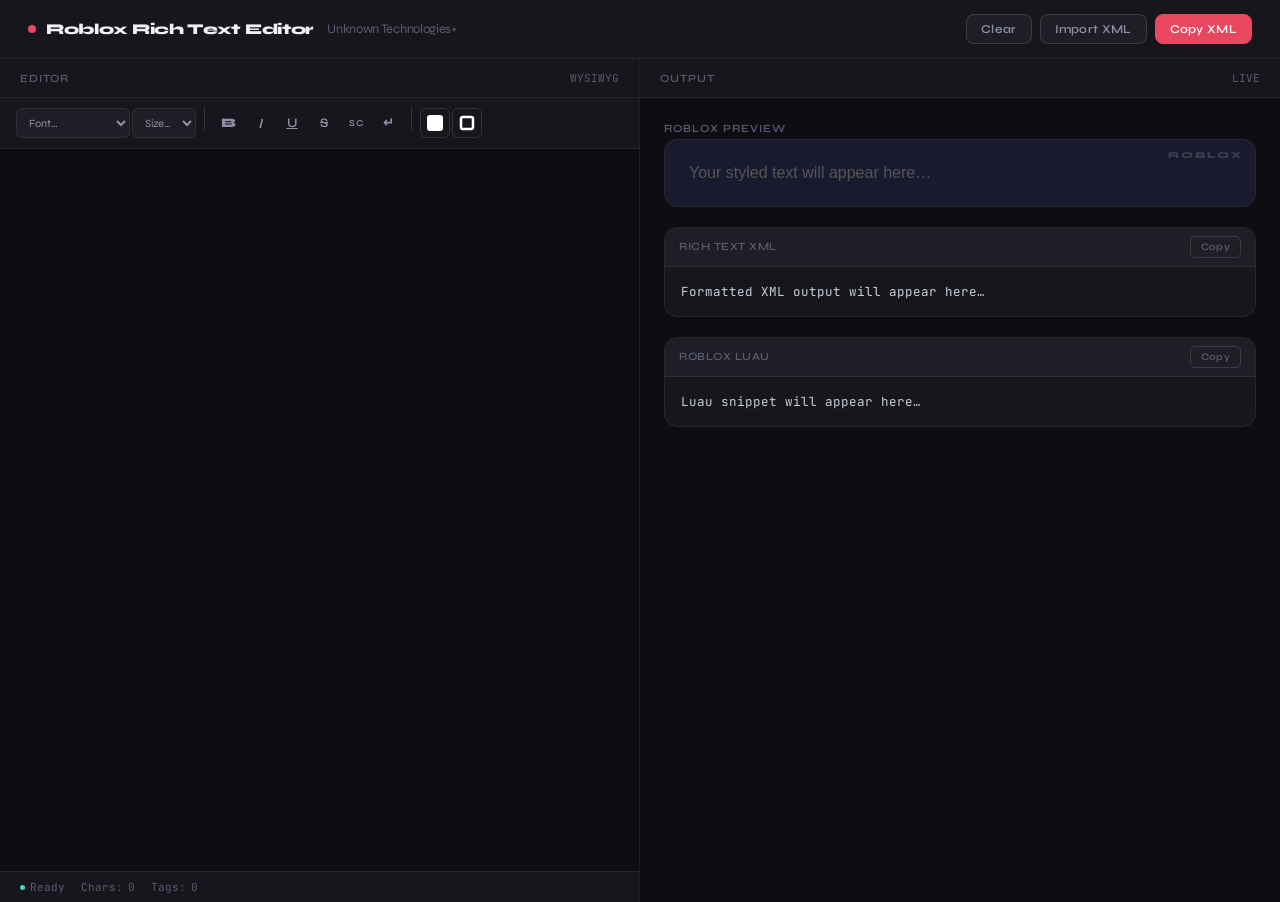
<file: RichTextEditor.html>
<!DOCTYPE html>
<html lang="en">
<head>
<meta charset="UTF-8">
<meta name="viewport" content="width=device-width, initial-scale=1.0">
<title>Roblox Rich Text Editor - Unknown Technologies+</title>
<link href="https://fonts.googleapis.com/css2?family=JetBrains+Mono:wght@400;600&family=Syne:wght@400;600;800&display=swap" rel="stylesheet">
<style>
  *, *::before, *::after { box-sizing: border-box; margin: 0; padding: 0; }

  :root {
    --bg: #0e0e12;
    --surface: #16161c;
    --surface2: #1e1e27;
    --surface3: #26262f;
    --border: rgba(255,255,255,0.07);
    --border2: rgba(255,255,255,0.13);
    --accent: #e8475f;
    --accent2: #ff6b7a;
    --blue: #5b8dee;
    --teal: #3dd9c7;
    --amber: #f5a623;
    --green: #4caf82;
    --purple: #9b72cf;
    --text: #f0f0f5;
    --text2: #9090a8;
    --text3: #5a5a72;
    --font-ui: 'Syne', sans-serif;
    --font-mono: 'JetBrains Mono', monospace;
    --radius: 8px;
    --radius-lg: 14px;
  }

  body {
    background: var(--bg);
    color: var(--text);
    font-family: var(--font-ui);
    min-height: 100vh;
    display: flex;
    flex-direction: column;
  }

  .top-bar {
    display: flex;
    align-items: center;
    justify-content: space-between;
    padding: 14px 28px;
    border-bottom: 1px solid var(--border);
    background: var(--surface);
    position: sticky;
    top: 0;
    z-index: 100;
  }

  .logo {
    display: flex;
    align-items: center;
    gap: 10px;
    font-size: 15px;
    font-weight: 800;
    letter-spacing: -0.3px;
    color: var(--text);
  }

  .logo-dot {
    width: 8px; height: 8px;
    border-radius: 50%;
    background: var(--accent);
  }

  .logo-sub {
    font-weight: 400;
    color: var(--text3);
    font-size: 13px;
    margin-left: 4px;
  }

  .top-actions {
    display: flex;
    gap: 8px;
  }

  .btn {
    font-family: var(--font-ui);
    font-size: 12px;
    font-weight: 600;
    padding: 7px 14px;
    border-radius: var(--radius);
    border: 1px solid var(--border2);
    background: var(--surface2);
    color: var(--text2);
    cursor: pointer;
    transition: all 0.15s;
    letter-spacing: 0.3px;
  }

  .btn:hover { background: var(--surface3); color: var(--text); border-color: var(--border2); }

  .btn-accent {
    background: var(--accent);
    border-color: var(--accent);
    color: #fff;
  }

  .btn-accent:hover { background: var(--accent2); border-color: var(--accent2); color: #fff; }

  .main {
    display: grid;
    grid-template-columns: 1fr 1fr;
    gap: 0;
    flex: 1;
    min-height: 0;
  }

  .pane {
    display: flex;
    flex-direction: column;
    border-right: 1px solid var(--border);
    min-height: calc(100vh - 57px);
  }

  .pane:last-child { border-right: none; }

  .pane-header {
    display: flex;
    align-items: center;
    justify-content: space-between;
    padding: 12px 20px;
    border-bottom: 1px solid var(--border);
    background: var(--surface);
  }

  .pane-title {
    font-size: 11px;
    font-weight: 600;
    letter-spacing: 1px;
    text-transform: uppercase;
    color: var(--text3);
  }

  .toolbar {
    display: flex;
    flex-wrap: wrap;
    gap: 4px;
    padding: 10px 16px;
    border-bottom: 1px solid var(--border);
    background: var(--surface);
  }

  .toolbar-group {
    display: flex;
    gap: 2px;
    align-items: center;
  }

  .toolbar-sep {
    width: 1px;
    height: 22px;
    background: var(--border2);
    margin: 0 4px;
  }

  .tb-btn {
    display: flex;
    align-items: center;
    justify-content: center;
    width: 30px;
    height: 30px;
    border-radius: 6px;
    border: none;
    background: transparent;
    color: var(--text2);
    cursor: pointer;
    font-family: var(--font-ui);
    font-size: 13px;
    font-weight: 600;
    transition: all 0.12s;
    position: relative;
  }

  .tb-btn:hover { background: var(--surface3); color: var(--text); }
  .tb-btn.active { background: var(--accent); color: #fff; }

  .tb-btn[data-format="b"] { font-weight: 800; }
  .tb-btn[data-format="i"] { font-style: italic; font-size: 14px; }
  .tb-btn[data-format="u"] { text-decoration: underline; font-size: 13px; }
  .tb-btn[data-format="s"] { text-decoration: line-through; font-size: 13px; }
  .tb-btn[data-format="sc"] { font-size: 9px; letter-spacing: 1px; }

  .color-btn {
    width: 30px;
    height: 30px;
    border-radius: 6px;
    border: 1.5px solid var(--border2);
    background: transparent;
    cursor: pointer;
    display: flex;
    align-items: center;
    justify-content: center;
    font-size: 12px;
    padding: 0;
    overflow: hidden;
    transition: border-color 0.12s;
    position: relative;
  }

  .color-btn:hover { border-color: var(--text2); }

  .color-swatch {
    width: 16px; height: 16px;
    border-radius: 3px;
    display: block;
  }

  .font-size-select, .font-face-select {
    font-family: var(--font-ui);
    font-size: 11px;
    background: var(--surface2);
    border: 1px solid var(--border);
    color: var(--text2);
    border-radius: 6px;
    padding: 0 8px;
    height: 30px;
    cursor: pointer;
    outline: none;
    transition: all 0.12s;
  }

  .font-size-select:hover, .font-face-select:hover {
    border-color: var(--border2);
    color: var(--text);
  }

  .editor-area {
    flex: 1;
    padding: 24px;
    outline: none;
    font-size: 16px;
    line-height: 1.7;
    caret-color: var(--accent);
    overflow-y: auto;
    background: var(--bg);
    min-height: 200px;
    font-family: Arial, sans-serif;
  }

  .editor-area:empty::before {
    content: 'Start typing your rich text here…';
    color: var(--text3);
    pointer-events: none;
  }

  .preview-pane {
    display: flex;
    flex-direction: column;
    background: var(--bg);
  }

  .preview-inner {
    padding: 24px;
    flex: 1;
    overflow-y: auto;
    display: flex;
    flex-direction: column;
    gap: 20px;
  }

  .preview-label {
    font-size: 11px;
    font-weight: 600;
    letter-spacing: 1px;
    color: var(--text3);
    text-transform: uppercase;
    margin-bottom: 4px;
  }

  .preview-roblox {
    background: #1a1a2e;
    border: 1px solid rgba(255,255,255,0.06);
    border-radius: var(--radius-lg);
    padding: 20px 24px;
    font-family: 'Builder Sans', 'Arial', sans-serif;
    font-size: 16px;
    line-height: 1.6;
    color: #fff;
    word-break: break-word;
    min-height: 60px;
    position: relative;
  }

  .preview-roblox::before {
    content: 'ROBLOX';
    position: absolute;
    top: 8px;
    right: 12px;
    font-size: 9px;
    font-family: var(--font-ui);
    font-weight: 800;
    color: rgba(255,255,255,0.15);
    letter-spacing: 2px;
  }

  .code-block {
    background: var(--surface);
    border: 1px solid var(--border);
    border-radius: var(--radius-lg);
    overflow: hidden;
  }

  .code-block-header {
    display: flex;
    align-items: center;
    justify-content: space-between;
    padding: 8px 14px;
    border-bottom: 1px solid var(--border);
    background: var(--surface2);
  }

  .code-block-lang {
    font-size: 11px;
    font-weight: 600;
    color: var(--text3);
    letter-spacing: 0.5px;
    text-transform: uppercase;
  }

  .code-content {
    padding: 14px 16px;
    font-family: var(--font-mono);
    font-size: 12.5px;
    line-height: 1.7;
    color: #c9d1d9;
    word-break: break-all;
    white-space: pre-wrap;
    max-height: 200px;
    overflow-y: auto;
  }

  .copy-btn {
    font-family: var(--font-ui);
    font-size: 10px;
    font-weight: 600;
    padding: 4px 10px;
    border-radius: 5px;
    border: 1px solid var(--border2);
    background: transparent;
    color: var(--text3);
    cursor: pointer;
    letter-spacing: 0.3px;
    transition: all 0.12s;
  }

  .copy-btn:hover { background: var(--surface3); color: var(--text); }
  .copy-btn.copied { color: var(--teal); border-color: var(--teal); }

  .cp-overlay {
    display: none;
    position: fixed;
    inset: 0;
    z-index: 998;
  }

  .cp-overlay.open { display: block; }

  .color-picker-popup {
    position: fixed;
    z-index: 999;
    background: var(--surface);
    border: 1px solid var(--border2);
    border-radius: var(--radius-lg);
    padding: 14px;
    box-shadow: 0 8px 40px rgba(0,0,0,0.7);
    display: none;
    width: 292px;
    user-select: none;
  }

  .color-picker-popup.open { display: block; }

  .color-picker-title {
    font-size: 11px;
    font-weight: 600;
    color: var(--text3);
    text-transform: uppercase;
    letter-spacing: 0.8px;
    margin-bottom: 10px;
  }

  .cp-sv-wrap {
    position: relative;
    width: 100%;
    height: 160px;
    border-radius: 6px;
    overflow: hidden;
    cursor: crosshair;
    margin-bottom: 8px;
    flex-shrink: 0;
  }

  #cpSvCanvas { display: block; width: 100%; height: 100%; }

  .cp-sv-cursor {
    position: absolute;
    width: 12px; height: 12px;
    border-radius: 50%;
    border: 2px solid #fff;
    box-shadow: 0 0 0 1px rgba(0,0,0,0.5);
    transform: translate(-50%, -50%);
    pointer-events: none;
    top: 0; left: 0;
  }

  .cp-hue-wrap {
    position: relative;
    width: 100%;
    height: 12px;
    border-radius: 6px;
    overflow: hidden;
    cursor: pointer;
    margin-bottom: 10px;
    background: linear-gradient(to right,
      #ff0000,#ffff00,#00ff00,#00ffff,#0000ff,#ff00ff,#ff0000);
  }

  .cp-hue-thumb {
    position: absolute;
    top: 50%;
    transform: translate(-50%, -50%);
    width: 14px; height: 14px;
    border-radius: 50%;
    border: 2px solid #fff;
    box-shadow: 0 0 0 1px rgba(0,0,0,0.5);
    pointer-events: none;
    left: 0;
  }

  .cp-inputs {
    display: grid;
    grid-template-columns: 1fr 1fr 1fr 1fr;
    gap: 5px;
    margin-bottom: 10px;
  }

  .cp-input-group {
    display: flex;
    flex-direction: column;
    gap: 3px;
  }

  .cp-input-label {
    font-size: 9px;
    font-weight: 600;
    color: var(--text3);
    text-transform: uppercase;
    letter-spacing: 0.5px;
    text-align: center;
  }

  .cp-input {
    font-family: var(--font-mono);
    font-size: 11px;
    background: var(--surface2);
    border: 1px solid var(--border);
    color: var(--text);
    border-radius: 5px;
    padding: 4px 4px;
    outline: none;
    width: 100%;
    text-align: center;
  }

  .cp-input:focus { border-color: var(--border2); }

  .cp-c3-row {
    display: flex;
    gap: 6px;
    margin-bottom: 10px;
    align-items: center;
  }

  .cp-c3-label {
    font-size: 9px;
    font-weight: 600;
    color: var(--text3);
    text-transform: uppercase;
    letter-spacing: 0.5px;
    white-space: nowrap;
  }

  .cp-c3-input {
    flex: 1;
    font-family: var(--font-mono);
    font-size: 11px;
    background: var(--surface2);
    border: 1px solid var(--border);
    color: var(--text);
    border-radius: 5px;
    padding: 4px 6px;
    outline: none;
  }

  .cp-c3-input:focus { border-color: var(--border2); }

  .cp-bottom {
    display: flex;
    gap: 8px;
    align-items: center;
    width: 100%;
    overflow: hidden;
  }

  .cp-preview {
    width: 32px; height: 32px;
    border-radius: 6px;
    border: 1px solid var(--border2);
    flex-shrink: 0;
  }

  .cp-hex-input {
    flex: 1;
    min-width: 0;
    font-family: var(--font-mono);
    font-size: 12px;
    background: var(--surface2);
    border: 1px solid var(--border);
    color: var(--text);
    border-radius: 5px;
    padding: 5px 8px;
    outline: none;
  }

  .cp-hex-input:focus { border-color: var(--border2); }

  .cp-ok-btn {
    font-family: var(--font-ui);
    font-size: 11px;
    font-weight: 600;
    padding: 6px 12px;
    border-radius: 5px;
    border: none;
    background: var(--accent);
    color: #fff;
    cursor: pointer;
    white-space: nowrap;
  }

  .color-grid {
    display: grid;
    grid-template-columns: repeat(8, 22px);
    gap: 4px;
    margin-bottom: 10px;
  }

  .color-chip {
    width: 22px;
    height: 22px;
    min-width: 22px;
    min-height: 22px;
    border-radius: 4px;
    border: none;
    padding: 0;
    cursor: pointer;
    transition: transform 0.1s;
    display: block;
  }

  .color-chip:hover { transform: scale(1.2); }

  .status-bar {
    display: flex;
    align-items: center;
    gap: 16px;
    padding: 8px 20px;
    border-top: 1px solid var(--border);
    background: var(--surface);
    font-size: 11px;
    color: var(--text3);
    font-family: var(--font-mono);
  }

  .status-item { display: flex; align-items: center; gap: 5px; }
  .status-dot { width: 5px; height: 5px; border-radius: 50%; background: var(--teal); }

  .tooltip {
    position: absolute;
    bottom: calc(100% + 6px);
    left: 50%;
    transform: translateX(-50%);
    background: var(--surface3);
    color: var(--text);
    font-size: 10px;
    font-family: var(--font-ui);
    font-weight: 600;
    padding: 3px 7px;
    border-radius: 4px;
    white-space: nowrap;
    pointer-events: none;
    opacity: 0;
    transition: opacity 0.12s;
    z-index: 10;
  }

  .tb-btn:hover .tooltip,
  .color-btn:hover .tooltip { opacity: 1; }

  .stroke-swatch { border: 2px solid currentColor; background: transparent; }

  select option { background: var(--surface2); }

  @media (max-width: 900px) {
    .main { grid-template-columns: 1fr; }
    .pane { min-height: 50vh; border-right: none; border-bottom: 1px solid var(--border); }
  }
</style>
</head>
<body>

<div class="top-bar">
  <div class="logo">
    <div class="logo-dot"></div>
    Roblox Rich Text Editor
    <span class="logo-sub">Unknown Technologies+</span>
  </div>
  <div class="top-actions">
    <button class="btn" onclick="ClearEditor()">Clear</button>
    <button class="btn" onclick="OpenImportModal()">Import XML</button>
    <button class="btn btn-accent" onclick="CopyOutput()">Copy XML</button>
  </div>
</div>

<div class="main">
  <div class="pane">
    <div class="pane-header">
      <span class="pane-title">Editor</span>
      <span style="font-size:11px;color:var(--text3);font-family:var(--font-mono)">WYSIWYG</span>
    </div>

    <div class="toolbar">
      <div class="toolbar-group">
        <select class="font-face-select" id="fontFaceSelect" onchange="ApplyFontFace(this.value)" title="Font Face">
          <option value="">Font…</option>
          <option value="GothamSSm">GothamSSm</option>
          <option value="BuilderSans">BuilderSans</option>
          <option value="Arial">Arial</option>
          <option value="Highway Gothic">Highway Gothic</option>
          <option value="Inconsolata">Inconsolata</option>
          <option value="Oswald">Oswald</option>
          <option value="Roboto">Roboto</option>
          <option value="Ubuntu">Ubuntu</option>
        </select>
        <select class="font-size-select" id="fontSizeSelect" onchange="ApplyFontSize(this.value)" title="Font Size">
          <option value="">Size…</option>
          <option value="8">8</option>
          <option value="10">10</option>
          <option value="12">12</option>
          <option value="14">14</option>
          <option value="16">16</option>
          <option value="18">18</option>
          <option value="20">20</option>
          <option value="24">24</option>
          <option value="28">28</option>
          <option value="32">32</option>
          <option value="40">40</option>
          <option value="48">48</option>
          <option value="60">60</option>
        </select>
      </div>

      <div class="toolbar-sep"></div>

      <div class="toolbar-group">
        <button class="tb-btn" data-format="b" onclick="FormatCmd('b')" title="Bold">B<span class="tooltip">Bold</span></button>
        <button class="tb-btn" data-format="i" onclick="FormatCmd('i')" title="Italic">I<span class="tooltip">Italic</span></button>
        <button class="tb-btn" data-format="u" onclick="FormatCmd('u')" title="Underline">U<span class="tooltip">Underline</span></button>
        <button class="tb-btn" data-format="s" onclick="FormatCmd('s')" title="Strikethrough">S<span class="tooltip">Strikethrough</span></button>
        <button class="tb-btn" data-format="sc" onclick="FormatCmd('sc')" title="Small Caps">SC<span class="tooltip">Small Caps</span></button>
        <button class="tb-btn" onclick="InsertNewline()" title="Newline">↵<span class="tooltip">Newline</span></button>
      </div>

      <div class="toolbar-sep"></div>

      <div class="toolbar-group">
        <button class="color-btn" id="textColorBtn" onclick="OpenColorPicker('text', event)" title="Text Color">
          <span class="color-swatch" id="textColorSwatch" style="background:#ffffff;"></span>
          <span class="tooltip">Text Color</span>
        </button>
        <button class="color-btn" id="strokeColorBtn" onclick="OpenColorPicker('stroke', event)" title="Stroke Color">
          <span style="display:flex;align-items:center;justify-content:center;width:100%;height:100%;font-size:11px;font-weight:700;color:var(--text2);">
            <svg width="16" height="16" viewBox="0 0 16 16" fill="none">
              <rect x="2" y="2" width="12" height="12" rx="2" stroke="white" stroke-width="2.5" fill="none"/>
            </svg>
          </span>
          <span class="tooltip">Stroke Color</span>
        </button>
      </div>
    </div>

    <div class="editor-area" id="editor" contenteditable="true" spellcheck="false"
      oninput="UpdateOutput()"
      onkeyup="UpdateOutput()"
      onmouseup="UpdateToolbarState()"
      onkeydown="HandleKeyDown(event)">
    </div>

    <div class="status-bar">
      <div class="status-item"><div class="status-dot"></div> Ready</div>
      <div class="status-item">Chars: <span id="charCount">0</span></div>
      <div class="status-item">Tags: <span id="tagCount">0</span></div>
    </div>
  </div>

  <div class="pane preview-pane">
    <div class="pane-header">
      <span class="pane-title">Output</span>
      <span style="font-size:11px;color:var(--text3);font-family:var(--font-mono)">LIVE</span>
    </div>

    <div class="preview-inner">
      <div>
        <div class="preview-label">Roblox Preview</div>
        <div class="preview-roblox" id="robloxPreview">
          <span style="color:#555">Your styled text will appear here…</span>
        </div>
      </div>

      <div>
        <div class="code-block">
          <div class="code-block-header">
            <span class="code-block-lang">Rich Text XML</span>
            <button class="copy-btn" id="copyXmlBtn" onclick="CopyOutput()">Copy</button>
          </div>
          <pre class="code-content" id="xmlOutput">Formatted XML output will appear here…</pre>
        </div>
      </div>

      <div>
        <div class="code-block">
          <div class="code-block-header">
            <span class="code-block-lang">Roblox Luau</span>
            <button class="copy-btn" id="copyLuaBtn" onclick="CopyLua()">Copy</button>
          </div>
          <pre class="code-content" id="luaOutput">Luau snippet will appear here…</pre>
        </div>
      </div>
    </div>
  </div>
</div>

<div id="importModalOverlay" style="display:none;position:fixed;inset:0;background:rgba(0,0,0,0.7);z-index:500;align-items:center;justify-content:center;">
  <div style="background:var(--surface);border:1px solid var(--border2);border-radius:var(--radius-lg);padding:24px;width:560px;max-width:94vw;display:flex;flex-direction:column;gap:14px;">
    <div style="display:flex;align-items:center;justify-content:space-between;">
      <span style="font-size:13px;font-weight:600;letter-spacing:0.5px;">Import Rich Text XML</span>
      <button onclick="CloseImportModal()" style="background:none;border:none;color:var(--text3);cursor:pointer;font-size:18px;line-height:1;padding:0 4px;">×</button>
    </div>
    <p style="font-size:11px;color:var(--text3);line-height:1.6;">Paste your existing Roblox rich text XML below. Tags like <code style="font-family:var(--font-mono);color:var(--teal)">&lt;b&gt;</code>, <code style="font-family:var(--font-mono);color:var(--teal)">&lt;font color=""&gt;</code>, <code style="font-family:var(--font-mono);color:var(--teal)">&lt;sc&gt;</code>, <code style="font-family:var(--font-mono);color:var(--teal)">&lt;stroke&gt;</code> etc. will be converted into editable styled text.</p>
    <textarea id="importTextarea" spellcheck="false" style="font-family:var(--font-mono);font-size:12px;background:var(--bg);border:1px solid var(--border2);color:var(--text);border-radius:var(--radius);padding:12px;resize:vertical;min-height:120px;outline:none;line-height:1.6;" placeholder="<b><font color=&quot;#ff0000&quot;>Hello</font></b> world!"></textarea>
    <div style="display:flex;gap:8px;justify-content:flex-end;">
      <button class="btn" onclick="CloseImportModal()">Cancel</button>
      <button class="btn btn-accent" onclick="ImportXml()">Import & Edit</button>
    </div>
  </div>
</div>

<div class="cp-overlay" id="cpOverlay"></div>

<div class="color-picker-popup" id="colorPickerPopup">
  <div class="color-picker-title" id="colorPickerTitle">Text Color</div>

  <div class="cp-sv-wrap" id="cpSvWrap">
    <canvas id="cpSvCanvas"></canvas>
    <div class="cp-sv-cursor" id="cpSvCursor"></div>
  </div>

  <div class="cp-hue-wrap" id="cpHueWrap">
    <div class="cp-hue-thumb" id="cpHueThumb"></div>
  </div>

  <div class="cp-inputs">
    <div class="cp-input-group">
      <div class="cp-input-label">R</div>
      <input class="cp-input" id="cpR" type="number" min="0" max="255" value="255" oninput="CpFromRgbInputs()">
    </div>
    <div class="cp-input-group">
      <div class="cp-input-label">G</div>
      <input class="cp-input" id="cpG" type="number" min="0" max="255" value="255" oninput="CpFromRgbInputs()">
    </div>
    <div class="cp-input-group">
      <div class="cp-input-label">B</div>
      <input class="cp-input" id="cpB" type="number" min="0" max="255" value="255" oninput="CpFromRgbInputs()">
    </div>
    <div class="cp-input-group">
      <div class="cp-input-label">A</div>
      <input class="cp-input" id="cpA" type="number" min="0" max="255" value="255" oninput="CpFromRgbInputs()">
    </div>
  </div>

  <div class="cp-c3-row">
    <span class="cp-c3-label">Color3</span>
    <input class="cp-c3-input" id="cpC3" type="text" placeholder="1, 1, 1" oninput="CpFromC3Input()">
  </div>

  <div class="color-grid" id="colorGrid"></div>

  <div class="cp-bottom">
    <div class="cp-preview" id="cpPreview"></div>
    <input class="cp-hex-input" id="cpHex" type="text" placeholder="#ffffff" maxlength="9" oninput="CpFromHexInput()">
    <button class="cp-ok-btn" onclick="CpApply()">Apply</button>
  </div>
</div>

<script>
var EditorEl = document.getElementById('editor');
var ColorPickerType = 'text';
var CurrentTextColor = '#ffffff';
var CurrentStrokeColor = '#000000';
var SavedRange = null;

var CpHsv = { h: 0, s: 0, v: 1 };
var CpDraggingSv = false;
var CpDraggingHue = false;

var PaletteColors = [
  '#ffffff','#f5c5c5','#f5a623','#ffe066','#a8e063',
  '#63e0a8','#63c8e0','#b8b8ff','#e063c8','#ff6b7a',
  '#cccccc','#e87777','#d48a1a','#c8a000','#6fb832',
  '#1ab878','#1a9ab8','#7878e8','#b81a98','#cc2233',
  '#999999','#b84040','#a06010','#888000','#4a8022',
  '#128060','#126080','#5050c0','#801870','#881122',
  '#555555','#773030','#703a08','#505000','#2d5010',
  '#0a4a38','#0a3a4a','#303080','#4a0a44','#440a0a',
  '#222222','#440000','#3a1e00','#222200','#102008',
  '#001a12','#001522','#080830','#1a0022','#110000',
  '#000000','#0d0d0d','#1a0a00','#0a0a00','#000800',
  '#000a06','#000a10','#000008','#080010','#050000'
];

function HsvToRgb(H, S, V) {
  var R, G, B;
  var I = Math.floor(H * 6);
  var F = H * 6 - I;
  var P = V * (1 - S);
  var Q = V * (1 - F * S);
  var T = V * (1 - (1 - F) * S);
  switch (I % 6) {
    case 0: R=V; G=T; B=P; break;
    case 1: R=Q; G=V; B=P; break;
    case 2: R=P; G=V; B=T; break;
    case 3: R=P; G=Q; B=V; break;
    case 4: R=T; G=P; B=V; break;
    case 5: R=V; G=P; B=Q; break;
  }
  return { r: Math.round(R*255), g: Math.round(G*255), b: Math.round(B*255) };
}

function RgbToHsv(R, G, B) {
  R /= 255; G /= 255; B /= 255;
  var Max = Math.max(R,G,B), Min = Math.min(R,G,B), D = Max - Min;
  var H = 0, S = Max === 0 ? 0 : D / Max, V = Max;
  if (D !== 0) {
    if (Max === R) H = ((G - B) / D + (G < B ? 6 : 0)) / 6;
    else if (Max === G) H = ((B - R) / D + 2) / 6;
    else H = ((R - G) / D + 4) / 6;
  }
  return { h: H, s: S, v: V };
}

function RgbToHex(R, G, B) {
  return '#' + [R,G,B].map(function(X) { return ('0'+X.toString(16)).slice(-2); }).join('');
}

function HexToRgb(Hex) {
  Hex = Hex.replace('#','');
  if (Hex.length === 3) Hex = Hex[0]+Hex[0]+Hex[1]+Hex[1]+Hex[2]+Hex[2];
  var N = parseInt(Hex, 16);
  return { r: (N>>16)&255, g: (N>>8)&255, b: N&255 };
}

function CpDrawSv() {
  var Canvas = document.getElementById('cpSvCanvas');
  var Wrap = document.getElementById('cpSvWrap');
  Canvas.width = Wrap.offsetWidth;
  Canvas.height = Wrap.offsetHeight;
  var Ctx = Canvas.getContext('2d');
  var HueRgb = HsvToRgb(CpHsv.h, 1, 1);
  var HueStr = 'rgb(' + HueRgb.r + ',' + HueRgb.g + ',' + HueRgb.b + ')';
  var GradH = Ctx.createLinearGradient(0, 0, Canvas.width, 0);
  GradH.addColorStop(0, '#fff');
  GradH.addColorStop(1, HueStr);
  Ctx.fillStyle = GradH;
  Ctx.fillRect(0, 0, Canvas.width, Canvas.height);
  var GradV = Ctx.createLinearGradient(0, 0, 0, Canvas.height);
  GradV.addColorStop(0, 'rgba(0,0,0,0)');
  GradV.addColorStop(1, '#000');
  Ctx.fillStyle = GradV;
  Ctx.fillRect(0, 0, Canvas.width, Canvas.height);
  var Cursor = document.getElementById('cpSvCursor');
  Cursor.style.left = (CpHsv.s * Canvas.width) + 'px';
  Cursor.style.top = ((1 - CpHsv.v) * Canvas.height) + 'px';
}

function CpUpdateHueThumb() {
  document.getElementById('cpHueThumb').style.left = (CpHsv.h * 100) + '%';
}

function CpSyncInputs() {
  var Rgb = HsvToRgb(CpHsv.h, CpHsv.s, CpHsv.v);
  var A = parseInt(document.getElementById('cpA').value) || 255;
  document.getElementById('cpR').value = Rgb.r;
  document.getElementById('cpG').value = Rgb.g;
  document.getElementById('cpB').value = Rgb.b;
  var Hex = RgbToHex(Rgb.r, Rgb.g, Rgb.b);
  document.getElementById('cpHex').value = Hex;
  var C3R = (Rgb.r/255).toFixed(3);
  var C3G = (Rgb.g/255).toFixed(3);
  var C3B = (Rgb.b/255).toFixed(3);
  document.getElementById('cpC3').value = C3R + ', ' + C3G + ', ' + C3B;
  document.getElementById('cpPreview').style.background = Hex;
}

function CpRefresh() {
  CpDrawSv();
  CpUpdateHueThumb();
  CpSyncInputs();
}

function CpFromHexInput() {
  var Val = document.getElementById('cpHex').value.trim();
  if (!/^#[0-9a-fA-F]{6}$/.test(Val)) return;
  var Rgb = HexToRgb(Val);
  var Hsv = RgbToHsv(Rgb.r, Rgb.g, Rgb.b);
  CpHsv.h = Hsv.h; CpHsv.s = Hsv.s; CpHsv.v = Hsv.v;
  CpRefresh();
}

function CpFromRgbInputs() {
  var R = Math.min(255, Math.max(0, parseInt(document.getElementById('cpR').value)||0));
  var G = Math.min(255, Math.max(0, parseInt(document.getElementById('cpG').value)||0));
  var B = Math.min(255, Math.max(0, parseInt(document.getElementById('cpB').value)||0));
  var Hsv = RgbToHsv(R, G, B);
  CpHsv.h = Hsv.h; CpHsv.s = Hsv.s; CpHsv.v = Hsv.v;
  var Hex = RgbToHex(R, G, B);
  document.getElementById('cpHex').value = Hex;
  var C3R = (R/255).toFixed(3), C3G = (G/255).toFixed(3), C3B = (B/255).toFixed(3);
  document.getElementById('cpC3').value = C3R + ', ' + C3G + ', ' + C3B;
  document.getElementById('cpPreview').style.background = Hex;
  CpDrawSv();
  CpUpdateHueThumb();
}

function CpFromC3Input() {
  var Val = document.getElementById('cpC3').value.trim();
  var Parts = Val.split(',').map(function(X) { return parseFloat(X.trim()); });
  if (Parts.length < 3 || Parts.some(isNaN)) return;
  var R = Math.round(Math.min(1, Math.max(0, Parts[0])) * 255);
  var G = Math.round(Math.min(1, Math.max(0, Parts[1])) * 255);
  var B = Math.round(Math.min(1, Math.max(0, Parts[2])) * 255);
  var Hsv = RgbToHsv(R, G, B);
  CpHsv.h = Hsv.h; CpHsv.s = Hsv.s; CpHsv.v = Hsv.v;
  var Hex = RgbToHex(R, G, B);
  document.getElementById('cpR').value = R;
  document.getElementById('cpG').value = G;
  document.getElementById('cpB').value = B;
  document.getElementById('cpHex').value = Hex;
  document.getElementById('cpPreview').style.background = Hex;
  CpDrawSv();
  CpUpdateHueThumb();
}

function CpSvPointer(Evt, Canvas) {
  var Rect = Canvas.getBoundingClientRect();
  var X = Math.min(1, Math.max(0, (Evt.clientX - Rect.left) / Rect.width));
  var Y = Math.min(1, Math.max(0, (Evt.clientY - Rect.top) / Rect.height));
  CpHsv.s = X;
  CpHsv.v = 1 - Y;
  CpRefresh();
}

function CpHuePointer(Evt) {
  var Rect = document.getElementById('cpHueWrap').getBoundingClientRect();
  CpHsv.h = Math.min(1, Math.max(0, (Evt.clientX - Rect.left) / Rect.width));
  CpRefresh();
}

function CpApply() {
  var Hex = document.getElementById('cpHex').value.trim();
  if (!/^#[0-9a-fA-F]{6}$/.test(Hex)) Hex = '#ffffff';
  if (ColorPickerType === 'text') {
    CurrentTextColor = Hex;
    document.getElementById('textColorSwatch').style.background = Hex;
    RestoreRange();
    ApplyColorToSelection(Hex, 'text');
  } else {
    CurrentStrokeColor = Hex;
    RestoreRange();
    ApplyColorToSelection(Hex, 'stroke');
  }
  CloseCp();
  UpdateOutput();
}

function CloseCp() {
  document.getElementById('colorPickerPopup').classList.remove('open');
  document.getElementById('cpOverlay').classList.remove('open');
}

function BuildColorGrid() {
  var Grid = document.getElementById('colorGrid');
  Grid.innerHTML = '';
  PaletteColors.forEach(function(C) {
    var Chip = document.createElement('button');
    Chip.className = 'color-chip';
    Chip.style.background = C;
    Chip.title = C;
    Chip.onclick = function() {
      var Rgb = HexToRgb(C);
      var Hsv = RgbToHsv(Rgb.r, Rgb.g, Rgb.b);
      CpHsv.h = Hsv.h; CpHsv.s = Hsv.s; CpHsv.v = Hsv.v;
      CpRefresh();
    };
    Grid.appendChild(Chip);
  });
}

function OpenColorPicker(Type, Evt) {
  Evt.stopPropagation();
  SaveRange();
  ColorPickerType = Type;
  document.getElementById('colorPickerTitle').textContent = Type === 'text' ? 'Text Color' : 'Stroke Color';
  var Current = Type === 'text' ? CurrentTextColor : CurrentStrokeColor;
  var Rgb = HexToRgb(Current.replace(/^#/,'').length === 6 ? Current : '#ffffff');
  var Hsv = RgbToHsv(Rgb.r, Rgb.g, Rgb.b);
  CpHsv.h = Hsv.h; CpHsv.s = Hsv.s; CpHsv.v = Hsv.v;
  var Popup = document.getElementById('colorPickerPopup');
  var Btn = Evt.currentTarget;
  var Rect = Btn.getBoundingClientRect();
  var Left = Rect.left;
  var Top = Rect.bottom + 6;
  if (Left + 292 > window.innerWidth) Left = window.innerWidth - 298;
  if (Top + 520 > window.innerHeight) Top = Rect.top - 526;
  Popup.style.left = Left + 'px';
  Popup.style.top = Top + 'px';
  Popup.classList.add('open');
  document.getElementById('cpOverlay').classList.add('open');
  document.getElementById('cpA').value = 255;
  setTimeout(CpRefresh, 10);
}

document.getElementById('cpSvWrap').addEventListener('mousedown', function(E) {
  CpDraggingSv = true;
  CpSvPointer(E, document.getElementById('cpSvCanvas'));
});

document.getElementById('cpHueWrap').addEventListener('mousedown', function(E) {
  CpDraggingHue = true;
  CpHuePointer(E);
});

document.addEventListener('mousemove', function(E) {
  if (CpDraggingSv) CpSvPointer(E, document.getElementById('cpSvCanvas'));
  if (CpDraggingHue) CpHuePointer(E);
});

document.addEventListener('mouseup', function() {
  CpDraggingSv = false;
  CpDraggingHue = false;
});

document.getElementById('cpOverlay').addEventListener('click', CloseCp);

function SelectPaletteColor(Color) {
  if (ColorPickerType === 'text') {
    CurrentTextColor = Color;
    document.getElementById('textColorSwatch').style.background = Color;
    RestoreRange();
    ApplyColorToSelection(Color, 'text');
  } else {
    CurrentStrokeColor = Color;
    RestoreRange();
    ApplyColorToSelection(Color, 'stroke');
  }
  CloseCp();
  UpdateOutput();
}

function ApplyColorToSelection(Color, Type) {
  EditorEl.focus();
  var Sel = window.getSelection();
  if (!Sel || Sel.rangeCount === 0) return;
  WrapSelectedText(function(Span) {
    if (Type === 'text') Span.style.color = Color;
    Span.dataset[Type + 'Color'] = Color;
  });
}

function SaveRange() {
  var Sel = window.getSelection();
  if (Sel && Sel.rangeCount > 0) {
    SavedRange = Sel.getRangeAt(0).cloneRange();
  }
}

function RestoreRange() {
  if (!SavedRange) return;
  var Sel = window.getSelection();
  Sel.removeAllRanges();
  Sel.addRange(SavedRange);
}


function WrapSelectedText(ApplyFn) {
  var Sel = window.getSelection();
  if (!Sel || Sel.rangeCount === 0) return;
  var R = Sel.getRangeAt(0);
  if (R.collapsed) return;
  var Contents = R.extractContents();
  var Span = document.createElement('span');
  Span.appendChild(Contents);
  ApplyFn(Span);
  R.insertNode(Span);
  Sel.removeAllRanges();
  var NewR = document.createRange();
  NewR.selectNodeContents(Span);
  Sel.addRange(NewR);
  UpdateOutput();
}

function FormatCmd(Fmt) {
  EditorEl.focus();
  if (Fmt === 'b') document.execCommand('bold', false, null);
  else if (Fmt === 'i') document.execCommand('italic', false, null);
  else if (Fmt === 'u') document.execCommand('underline', false, null);
  else if (Fmt === 's') document.execCommand('strikeThrough', false, null);
  else if (Fmt === 'sc') {
    WrapSelectedText(function(Span) { Span.dataset.smallcaps = '1'; Span.style.fontVariant = 'small-caps'; });
  }
  UpdateOutput();
  UpdateToolbarState();
}

function InsertNewline() {
  EditorEl.focus();
  document.execCommand('insertHTML', false, '<br>');
  UpdateOutput();
}

function ApplyFontSize(Size) {
  if (!Size) return;
  EditorEl.focus();
  WrapSelectedText(function(Span) { Span.dataset.fontSize = Size; Span.style.fontSize = Size + 'px'; });
  document.getElementById('fontSizeSelect').value = '';
  UpdateOutput();
}

function ApplyFontFace(Face) {
  if (!Face) return;
  EditorEl.focus();
  WrapSelectedText(function(Span) { Span.dataset.fontFace = Face; });
  document.getElementById('fontFaceSelect').value = '';
  UpdateOutput();
}

function UpdateToolbarState() {
  ['b','i','u','s'].forEach(function(Fmt) {
    var Btn = document.querySelector('.tb-btn[data-format="' + Fmt + '"]');
    if (!Btn) return;
    var CmdMap = { b: 'bold', i: 'italic', u: 'underline', s: 'strikeThrough' };
    Btn.classList.toggle('active', document.queryCommandState(CmdMap[Fmt]));
  });
}

function NodeToRichText(Node) {
  if (Node.nodeType === Node.TEXT_NODE) {
    return Node.textContent
      .replace(/&/g,'&amp;')
      .replace(/</g,'&lt;')
      .replace(/>/g,'&gt;');
  }
  if (Node.nodeName === 'BR') return '<br />';
  if (Node.nodeName === 'DIV' || Node.nodeName === 'P') {
    var Inner = '';
    Node.childNodes.forEach(function(C) { Inner += NodeToRichText(C); });
    return Inner + '<br />';
  }
  if (Node.nodeName === 'SPAN' || Node.nodeName === 'B' || Node.nodeName === 'STRONG'
    || Node.nodeName === 'I' || Node.nodeName === 'EM' || Node.nodeName === 'U'
    || Node.nodeName === 'S' || Node.nodeName === 'STRIKE') {
    return WrapNodeTags(Node);
  }
  var Out = '';
  Node.childNodes.forEach(function(C) { Out += NodeToRichText(C); });
  return Out;
}

function WrapNodeTags(Node) {
  var Inner = '';
  Node.childNodes.forEach(function(C) { Inner += NodeToRichText(C); });

  var OpenTags = '';
  var CloseTags = '';

  var IsBold = Node.nodeName === 'B' || Node.nodeName === 'STRONG'
    || (Node.style && (Node.style.fontWeight === 'bold' || Node.style.fontWeight === '700'));
  var IsItalic = Node.nodeName === 'I' || Node.nodeName === 'EM'
    || (Node.style && Node.style.fontStyle === 'italic');
  var IsUnder = Node.nodeName === 'U'
    || (Node.style && Node.style.textDecoration && Node.style.textDecoration.includes('underline'));
  var IsStrike = Node.nodeName === 'S' || Node.nodeName === 'STRIKE'
    || (Node.style && Node.style.textDecoration && Node.style.textDecoration.includes('line-through'));
  var IsSmallCaps = Node.dataset && Node.dataset.smallcaps === '1';

  var TextColor = '';
  if (Node.dataset && Node.dataset.textColor) TextColor = Node.dataset.textColor;
  else if (Node.style && Node.style.color) TextColor = CssColorToHex(Node.style.color);

  var StrokeColor = Node.dataset && Node.dataset.strokeColor ? Node.dataset.strokeColor : '';
  var FontSize = Node.dataset && Node.dataset.fontSize ? Node.dataset.fontSize : '';
  if (!FontSize && Node.style && Node.style.fontSize) {
    FontSize = Node.style.fontSize.replace('px','');
  }
  var FontFace = Node.dataset && Node.dataset.fontFace ? Node.dataset.fontFace : '';
  if (!FontFace && Node.style && Node.style.fontFamily) {
    FontFace = Node.style.fontFamily.replace(/"/g,'').replace(/'/g,'').trim();
  }

  if (IsBold) { OpenTags += '<b>'; CloseTags = '</b>' + CloseTags; }
  if (IsItalic) { OpenTags += '<i>'; CloseTags = '</i>' + CloseTags; }
  if (IsUnder) { OpenTags += '<u>'; CloseTags = '</u>' + CloseTags; }
  if (IsStrike) { OpenTags += '<s>'; CloseTags = '</s>' + CloseTags; }
  if (IsSmallCaps) { OpenTags += '<sc>'; CloseTags = '</sc>' + CloseTags; }
  if (FontSize) { OpenTags += '<font size="' + FontSize + '">'; CloseTags = '</font>' + CloseTags; }
  if (FontFace) { OpenTags += '<font face="' + FontFace + '">'; CloseTags = '</font>' + CloseTags; }
  if (TextColor) { OpenTags += '<font color="' + NormalizeHex(TextColor) + '">'; CloseTags = '</font>' + CloseTags; }
  if (StrokeColor) { OpenTags += '<stroke color="' + NormalizeHex(StrokeColor) + '">'; CloseTags = '</stroke>' + CloseTags; }

  if (!OpenTags) return Inner;
  return OpenTags + Inner + CloseTags;
}

function CssColorToHex(Rgb) {
  if (!Rgb || Rgb === '') return '';
  if (Rgb.startsWith('#')) return Rgb;
  var M = Rgb.match(/^rgb\((\d+),\s*(\d+),\s*(\d+)\)$/);
  if (!M) return Rgb;
  return '#' + [M[1],M[2],M[3]].map(function(X) {
    return ('0' + parseInt(X).toString(16)).slice(-2);
  }).join('');
}

function NormalizeHex(H) {
  if (!H) return H;
  H = H.trim();
  if (!H.startsWith('#')) H = '#' + H;
  return H;
}

function UpdateOutput() {
  var Xml = '';
  EditorEl.childNodes.forEach(function(C) { Xml += NodeToRichText(C); });
  Xml = Xml.replace(/(<br \/>)+$/, '').replace(/(<br\/>)+$/, '').replace(/(<br>)+$/, '');

  document.getElementById('xmlOutput').textContent = Xml || '';

  var LuaEscaped = Xml.replace(/\\/g,'\\\\').replace(/"/g,'\\"').replace(/\n/g,'\\n');
  document.getElementById('luaOutput').textContent = Xml
    ? 'TextLabel.RichText = true\nTextLabel.Text = "' + LuaEscaped + '"'
    : '';

  RenderRobloxPreview(Xml);
  UpdateStatusBar(Xml);
}

function RenderRobloxPreview(Xml) {
  var Preview = document.getElementById('robloxPreview');
  if (!Xml) {
    Preview.innerHTML = '<span style="color:#555">Your styled text will appear here…</span>';
    return;
  }
  var HtmlEquiv = Xml
    .replace(/<b>/g, '<strong>')
    .replace(/<\/b>/g, '</strong>')
    .replace(/<i>/g, '<em>')
    .replace(/<\/i>/g, '</em>')
    .replace(/<sc>/g, '<span style="font-variant:small-caps">')
    .replace(/<\/sc>/g, '</span>')
    .replace(/<stroke color="([^"]+)">/g, '<span style="text-shadow:1px 1px 0 $1,-1px -1px 0 $1,1px -1px 0 $1,-1px 1px 0 $1">')
    .replace(/<\/stroke>/g, '</span>')
    .replace(/<font size="(\d+)">/g, '<span style="font-size:$1px">')
    .replace(/<font face="([^"]+)">/g, '<span style="font-family:\'$1\'">')
    .replace(/<font color="([^"]+)">/g, '<span style="color:$1">')
    .replace(/<\/font>/g, '</span>');
  Preview.innerHTML = HtmlEquiv;
}

function UpdateStatusBar(Xml) {
  var PlainText = Xml.replace(/<[^>]+>/g,'');
  document.getElementById('charCount').textContent = PlainText.length;
  var TagMatches = Xml.match(/<[^/][^>]*>/g);
  document.getElementById('tagCount').textContent = TagMatches ? TagMatches.length : 0;
}

function CopyOutput() {
  var Text = document.getElementById('xmlOutput').textContent;
  navigator.clipboard.writeText(Text).then(function() {
    var Btn = document.getElementById('copyXmlBtn');
    Btn.textContent = 'Copied!';
    Btn.classList.add('copied');
    setTimeout(function() { Btn.textContent = 'Copy'; Btn.classList.remove('copied'); }, 1500);
  });
}

function CopyLua() {
  var Text = document.getElementById('luaOutput').textContent;
  navigator.clipboard.writeText(Text).then(function() {
    var Btn = document.getElementById('copyLuaBtn');
    Btn.textContent = 'Copied!';
    Btn.classList.add('copied');
    setTimeout(function() { Btn.textContent = 'Copy'; Btn.classList.remove('copied'); }, 1500);
  });
}

function ClearEditor() {
  EditorEl.innerHTML = '';
  UpdateOutput();
}

function HandleKeyDown(Evt) {
  if (Evt.key === 'Enter') {
    Evt.preventDefault();
    var Sel = window.getSelection();
    if (!Sel || Sel.rangeCount === 0) return;
    var R = Sel.getRangeAt(0);
    R.deleteContents();
    var Br = document.createElement('br');
    R.insertNode(Br);
    R.setStartAfter(Br);
    R.collapse(true);
    Sel.removeAllRanges();
    Sel.addRange(R);
    EnsureTrailingBr();
    UpdateOutput();
  }
}

function EnsureTrailingBr() {
  var Last = EditorEl.lastChild;
  if (!Last || Last.nodeName !== 'BR') {
    EditorEl.appendChild(document.createElement('br'));
  }
}

EditorEl.addEventListener('focus', EnsureTrailingBr);

function OpenImportModal() {
  var Overlay = document.getElementById('importModalOverlay');
  Overlay.style.display = 'flex';
  document.getElementById('importTextarea').value = '';
  setTimeout(function() { document.getElementById('importTextarea').focus(); }, 50);
}

function CloseImportModal() {
  document.getElementById('importModalOverlay').style.display = 'none';
}

function ImportXml() {
  var Raw = document.getElementById('importTextarea').value.trim();
  if (!Raw) return;
  var Dom = RichTextToDom(Raw);
  EditorEl.innerHTML = '';
  Dom.forEach(function(Node) { EditorEl.appendChild(Node); });
  CloseImportModal();
  UpdateOutput();
}

function RichTextToDom(Xml) {
  var Nodes = [];
  var TokenRegex = /(<[^>]+>|[^<]+)/g;
  var TagStack = [];
  var CurrentParent = null;

  function MakeContainer() {
    return { styles: {}, datasets: {}, children: [] };
  }

  function ParseTokens(Str) {
    var Tokens = [];
    var M;
    while ((M = TokenRegex.exec(Str)) !== null) {
      Tokens.push(M[0]);
    }
    return Tokens;
  }

  function ProcessTokens(Tokens) {
    var Stack = [{ styles: {}, datasets: {}, children: [] }];

    Tokens.forEach(function(Token) {
      var Top = Stack[Stack.length - 1];

      if (Token === '<br />' || Token === '<br/>' || Token === '<br>') {
        Top.children.push({ type: 'br' });
        return;
      }

      var CloseMatch = Token.match(/^<\/(\w+)>$/);
      if (CloseMatch) {
        if (Stack.length > 1) Stack.pop();
        return;
      }

      var OpenMatch = Token.match(/^<(\w+)((?:\s+[^>]*)?)>$/);
      if (OpenMatch) {
        var TagName = OpenMatch[1].toLowerCase();
        var AttrsStr = OpenMatch[2];
        var NewNode = { type: 'tag', tag: TagName, styles: Object.assign({}, Top.styles),
          datasets: Object.assign({}, Top.datasets), children: [] };

        if (TagName === 'b') NewNode.styles.fontWeight = 'bold';
        else if (TagName === 'i') NewNode.styles.fontStyle = 'italic';
        else if (TagName === 'u') NewNode.styles.textDecoration = (NewNode.styles.textDecoration ? NewNode.styles.textDecoration + ' ' : '') + 'underline';
        else if (TagName === 's') NewNode.styles.textDecoration = (NewNode.styles.textDecoration ? NewNode.styles.textDecoration + ' ' : '') + 'line-through';
        else if (TagName === 'sc') { NewNode.styles.fontVariant = 'small-caps'; NewNode.datasets.smallcaps = '1'; }
        else if (TagName === 'font') {
          var SizeM = AttrsStr.match(/size="([^"]+)"/);
          var ColorM = AttrsStr.match(/color="([^"]+)"/);
          var FaceM = AttrsStr.match(/face="([^"]+)"/);
          if (SizeM) { NewNode.styles.fontSize = SizeM[1] + 'px'; NewNode.datasets.fontSize = SizeM[1]; }
          if (ColorM) { NewNode.styles.color = ColorM[1]; NewNode.datasets.textColor = ColorM[1]; }
          if (FaceM) { NewNode.datasets.fontFace = FaceM[1]; }
        } else if (TagName === 'stroke') {
          var SColorM = AttrsStr.match(/color="([^"]+)"/);
          if (SColorM) { NewNode.datasets.strokeColor = SColorM[1]; }
        }

        Top.children.push(NewNode);
        Stack.push(NewNode);
        return;
      }

      var Text = Token
        .replace(/&amp;/g, '&')
        .replace(/&lt;/g, '<')
        .replace(/&gt;/g, '>')
        .replace(/&quot;/g, '"')
        .replace(/&#39;/g, "'");
      Top.children.push({ type: 'text', value: Text });
    });

    return Stack[0].children;
  }

  function VirtualToDom(VNodes) {
    var Result = [];
    VNodes.forEach(function(V) {
      if (V.type === 'br') {
        Result.push(document.createElement('br'));
        return;
      }
      if (V.type === 'text') {
        Result.push(document.createTextNode(V.value));
        return;
      }
      if (V.type === 'tag') {
        if (V.children.length === 0) return;
        var Span = document.createElement('span');
        Object.keys(V.styles).forEach(function(Prop) { Span.style[Prop] = V.styles[Prop]; });
        Object.keys(V.datasets).forEach(function(Key) { Span.dataset[Key] = V.datasets[Key]; });
        var ChildDom = VirtualToDom(V.children);
        ChildDom.forEach(function(C) { Span.appendChild(C); });
        Result.push(Span);
      }
    });
    return Result;
  }

  var Tokens = ParseTokens(Xml);
  var VTree = ProcessTokens(Tokens);
  return VirtualToDom(VTree);
}

BuildColorGrid();
</script>
</body>
</html>
</file>
<file: src/css/style.css>
*, *::before, *::after { box-sizing: border-box; margin: 0; padding: 0; }

:root {
  --bg:          #05070d;
  --bg-2:        #080b14;
  --bg-card:     rgba(15, 21, 38, 0.75);
  --border:      rgba(99, 160, 255, 0.12);
  --border-h:    rgba(99, 160, 255, 0.35);
  --accent:      #3b82f6;
  --accent-2:    #06b6d4;
  --accent-glow: rgba(59, 130, 246, 0.18);
  --text:        #e2e8f0;
  --text-muted:  #7a8ba8;
  --text-dim:    #4a5e7a;
  --font-sans:   'Inter', sans-serif;
  --font-head:   'Space Grotesk', sans-serif;
  --radius:      12px;
  --radius-lg:   18px;
}

html { scroll-behavior: smooth; }

body {
  font-family: var(--font-sans);
  background: var(--bg);
  color: var(--text);
  min-height: 100vh;
  display: flex;
  flex-direction: column;
  line-height: 1.6;
  -webkit-font-smoothing: antialiased;
  opacity: 0;
  animation: fadeIn 0.35s ease-out 0.05s forwards;
}

body > main,
body > section,
body > .page-header,
body > .not-found-wrap {
  width: 100%;
}

body.fade-out {
  animation: fadeOut 0.15s ease-in forwards;
}


@keyframes fadeIn {
  from {
    opacity: 0;
    transform: translateY(20px);
  }
  to {
    opacity: 1;
  }
}

@keyframes fadeOut {
  from {
    opacity: 1;
    transform: translateY(0);
  }
  to {
    opacity: 0;
    transform: translateY(-10px);
  }
}


body::before {
  content: '';
  position: fixed;
  inset: 0;
  background-image: url("data:image/svg+xml,%3Csvg viewBox='0 0 256 256' xmlns='http://www.w3.org/2000/svg'%3E%3Cfilter id='n'%3E%3CfeTurbulence type='fractalNoise' baseFrequency='0.9' numOctaves='4' stitchTiles='stitch'/%3E%3C/filter%3E%3Crect width='100%25' height='100%25' filter='url(%23n)' opacity='0.04'/%3E%3C/svg%3E");
  pointer-events: none;
  z-index: 0;
  opacity: 0.5;
}

#particles-bg {
  position: fixed;
  inset: 0;
  z-index: -1;
  background: radial-gradient(ellipse at 50% -10%, rgba(59,130,246,0.06) 0%, transparent 55%), var(--bg);
}


.navbar {
  position: sticky;
  top: 0;
  z-index: 100;
  background: rgba(5, 7, 13, 0.85);
  backdrop-filter: blur(16px);
  -webkit-backdrop-filter: blur(16px);
  border-bottom: 1px solid var(--border);
  padding: 0 2rem;
  height: 60px;
  display: flex;
  align-items: center;
  justify-content: space-between;
  gap: 1rem;
}

.navbar-brand {
  display: flex;
  align-items: center;
  gap: 0.6rem;
  text-decoration: none;
  color: var(--text);
  font-family: var(--font-head);
  font-weight: 600;
  font-size: 0.95rem;
  letter-spacing: 0.01em;
  flex-shrink: 0;
}

.navbar-brand img {
  width: 28px;
  height: 28px;
  object-fit: contain;
}

.navbar-links {
  display: flex;
  align-items: center;
  gap: 0.15rem;
  list-style: none;
}

.navbar-links a {
  text-decoration: none;
  color: var(--text-muted);
  font-size: 0.825rem;
  font-weight: 500;
  padding: 0.35rem 0.7rem;
  border-radius: 6px;
  transition: color 0.2s, background 0.2s;
  white-space: nowrap;
}

.navbar-links a:hover,
.navbar-links a.active {
  color: var(--text);
  background: rgba(99, 160, 255, 0.08);
}


.navbar {
  position: relative;
}

nav {
  position: relative;
}

.navbar-toggle {
  display: none;
  flex-direction: column;
  justify-content: center;
  align-items: center;
  width: 32px;
  height: 32px;
  background: none;
  border: none;
  cursor: pointer;
  padding: 4px;
  border-radius: 4px;
  transition: background 0.2s;
}

.navbar-toggle:hover {
  background: rgba(99, 160, 255, 0.08);
}

.navbar-toggle span {
  display: block;
  width: 20px;
  height: 2px;
  background: var(--text);
  margin: 2px 0;
  transition: all 0.3s ease;
  transform-origin: center;
}

.navbar-toggle.active span:nth-child(1) {
  transform: rotate(45deg) translate(5px, 5px);
}

.navbar-toggle.active span:nth-child(2) {
  opacity: 0;
}

.navbar-toggle.active span:nth-child(3) {
  transform: rotate(-45deg) translate(7px, -6px);
}

.navbar-links.mobile-menu {
  position: absolute;
  top: 100%;
  left: 0;
  right: 0;
  background: rgba(5, 7, 13, 0.95);
  backdrop-filter: blur(16px);
  -webkit-backdrop-filter: blur(16px);
  border-bottom: 1px solid var(--border);
  flex-direction: column;
  align-items: stretch;
  padding: 1rem 2rem;
  gap: 0.5rem;
  display: none;
  transform: translateY(-10px);
  transition: all 0.3s ease;
}

.navbar-links.mobile-menu.active {
  display: flex;
  transform: translateY(0);
}

.navbar-links.mobile-menu a {
  padding: 0.75rem 1rem;
  border-radius: 8px;
  text-align: left;
  font-size: 0.9rem;
}


@media (max-width: 768px) {
  .navbar {
    padding: 0 1rem;
  }

  .navbar-toggle {
    display: flex;
  }

  .navbar-links:not(.mobile-menu) {
    display: none;
  }
}


.btn {
  display: inline-flex;
  align-items: center;
  gap: 0.45rem;
  padding: 0.65rem 1.4rem;
  border-radius: 8px;
  font-size: 0.875rem;
  font-weight: 600;
  text-decoration: none;
  transition: all 0.2s;
  cursor: pointer;
  border: none;
  font-family: var(--font-sans);
}

.btn-primary {
  background: var(--accent);
  color: #fff;
  box-shadow: 0 0 24px rgba(59,130,246,0.3);
}

.btn-primary:hover {
  background: #2563eb;
  box-shadow: 0 0 32px rgba(59,130,246,0.5);
  transform: translateY(-1px);
}

.btn-ghost {
  background: transparent;
  color: var(--text-muted);
  border: 1px solid var(--border);
}

.btn-ghost:hover {
  border-color: var(--border-h);
  color: var(--text);
  background: rgba(99,160,255,0.05);
}


.hero {
  position: relative;
  padding: 7rem 2rem 5rem;
  text-align: center;
  overflow: hidden;
}

.hero-glow {
  position: absolute;
  top: -80px;
  left: 50%;
  transform: translateX(-50%);
  width: 700px;
  height: 500px;
  background: radial-gradient(ellipse at center, rgba(59,130,246,0.15) 0%, transparent 70%);
  pointer-events: none;
}

.hero-badge {
  display: inline-flex;
  align-items: center;
  gap: 0.4rem;
  background: rgba(59,130,246,0.1);
  border: 1px solid rgba(59,130,246,0.25);
  border-radius: 999px;
  padding: 0.3rem 0.9rem;
  font-size: 0.75rem;
  font-weight: 500;
  color: #93c5fd;
  margin-bottom: 1.5rem;
  letter-spacing: 0.03em;
}

.hero-badge::before {
  content: '';
  width: 6px;
  height: 6px;
  border-radius: 50%;
  background: #3b82f6;
  box-shadow: 0 0 8px #3b82f6;
  animation: pulse 2s infinite;
}

@keyframes pulse {
  0%, 100% { opacity: 1; }
  50%       { opacity: 0.4; }
}

.hero h1 {
  font-family: var(--font-head);
  font-size: clamp(2rem, 5vw, 3.5rem);
  font-weight: 700;
  line-height: 1.15;
  letter-spacing: -0.02em;
  background: linear-gradient(135deg, #e2e8f0 30%, #93c5fd 70%, #67e8f9 100%);
  -webkit-background-clip: text;
  -webkit-text-fill-color: transparent;
  background-clip: text;
  margin-bottom: 1.25rem;
}

.hero p {
  max-width: 540px;
  margin: 0 auto 2.5rem;
  color: var(--text-muted);
  font-size: 1.05rem;
  line-height: 1.75;
}

.hero-actions {
  display: flex;
  gap: 0.75rem;
  justify-content: center;
  flex-wrap: wrap;
}


.page-header {
  padding: 4rem 2rem 3rem;
  max-width: 900px;
  margin: 0 auto;
}

.page-header h1 {
  font-family: var(--font-head);
  font-size: clamp(1.75rem, 4vw, 2.75rem);
  font-weight: 700;
  letter-spacing: -0.02em;
  background: linear-gradient(135deg, #e2e8f0 30%, #93c5fd 70%, #67e8f9 100%);
  -webkit-background-clip: text;
  -webkit-text-fill-color: transparent;
  background-clip: text;
  margin-bottom: 0.75rem;
}

.page-header p {
  color: var(--text-muted);
  font-size: 1rem;
  max-width: 520px;
}


.quick-links {
  padding: 0 2rem 5rem;
  max-width: 860px;
  margin: 0 auto;
  display: grid;
  grid-template-columns: repeat(auto-fit, minmax(220px, 1fr));
  gap: 1rem;
}

.qcard {
  display: flex;
  align-items: center;
  gap: 1rem;
  padding: 1.1rem 1.25rem;
  background: var(--bg-card);
  border: 1px solid var(--border);
  border-radius: var(--radius);
  text-decoration: none;
  color: var(--text);
  backdrop-filter: blur(8px);
  transition: all 0.2s;
  position: relative;
  overflow: hidden;
}

.qcard::after {
  content: '';
  position: absolute;
  inset: 0;
  background: linear-gradient(135deg, rgba(59,130,246,0.06) 0%, transparent 60%);
  opacity: 0;
  transition: opacity 0.2s;
}

.qcard:hover {
  border-color: var(--border-h);
  transform: translateY(-2px);
  box-shadow: 0 8px 32px rgba(59,130,246,0.12);
}

.qcard:hover::after { opacity: 1; }

.qcard-icon {
  width: 38px;
  height: 38px;
  border-radius: 9px;
  background: rgba(59,130,246,0.1);
  border: 1px solid rgba(59,130,246,0.2);
  display: flex;
  align-items: center;
  justify-content: center;
  flex-shrink: 0;
}

.qcard-icon svg { width: 18px; height: 18px; stroke: #93c5fd; }

.qcard-text { flex: 1; }
.qcard-title { font-weight: 600; font-size: 0.875rem; display: block; }
.qcard-sub   { font-size: 0.775rem; color: var(--text-muted); }

.qcard-arrow { color: var(--text-dim); transition: transform 0.2s; }
.qcard:hover .qcard-arrow { transform: translateX(3px); color: var(--accent); }


section { position: relative; z-index: 1; }

.section-divider {
  width: 100%;
  height: 1px;
  background: linear-gradient(90deg, transparent, var(--border), transparent);
  max-width: 900px;
  margin: 0 auto;
}

.section-label {
  display: inline-block;
  font-size: 0.72rem;
  font-weight: 600;
  letter-spacing: 0.1em;
  text-transform: uppercase;
  color: var(--accent);
  margin-bottom: 0.6rem;
}

.section-title {
  font-family: var(--font-head);
  font-size: clamp(1.5rem, 3vw, 2rem);
  font-weight: 700;
  letter-spacing: -0.02em;
  margin-bottom: 2.5rem;
}


.about, .contact, .page-section {
  padding: 5rem 2rem;
  max-width: 900px;
  margin: 0 auto;
}

.about-grid {
  display: grid;
  grid-template-columns: repeat(auto-fit, minmax(280px, 1fr));
  gap: 1rem;
  margin-bottom: 1rem;
}


.info-card {
  background: var(--bg-card);
  border: 1px solid var(--border);
  border-radius: var(--radius);
  padding: 1.5rem;
  backdrop-filter: blur(8px);
  transition: border-color 0.2s;
}

.info-card:hover { border-color: var(--border-h); }

.info-card-head {
  display: flex;
  align-items: center;
  gap: 0.6rem;
  margin-bottom: 0.85rem;
}

.info-card-head svg {
  width: 16px;
  height: 16px;
  stroke: var(--accent-2);
  flex-shrink: 0;
}

.info-card h3 {
  font-family: var(--font-head);
  font-size: 0.9rem;
  font-weight: 600;
  color: var(--text);
}

.info-card p {
  font-size: 0.85rem;
  color: var(--text-muted);
  line-height: 1.7;
}

.info-card .note {
  margin-top: 0.75rem;
  padding: 0.6rem 0.75rem;
  background: rgba(6,182,212,0.06);
  border-left: 2px solid rgba(6,182,212,0.3);
  border-radius: 0 6px 6px 0;
  font-size: 0.78rem;
  color: var(--text-muted);
  font-style: italic;
}

.info-card .copyright {
  margin-top: 0.75rem;
  font-size: 0.73rem;
  color: var(--text-dim);
  letter-spacing: 0.02em;
}

.info-card .card-actions {
  display: flex;
  gap: 0.5rem;
  flex-wrap: wrap;
  margin-top: 1rem;
}


.info-card-wide {
  display: flex;
  align-items: center;
  justify-content: space-between;
  gap: 1.5rem;
  flex-wrap: wrap;
}

.info-card-wide .info-card-body { flex: 1; }

.fun-fact-card {
  background: linear-gradient(135deg, rgba(59,130,246,0.06), rgba(6,182,212,0.04));
  border: 1px solid rgba(59,130,246,0.15);
  border-radius: var(--radius);
  padding: 1.25rem 1.5rem;
  display: flex;
  align-items: center;
  gap: 1rem;
  margin-top: 1rem;
}



.fun-fact-card .emoji { font-size: 1.5rem; }

.fun-fact-card p {
  font-size: 0.85rem;
  color: var(--text-muted);
}


.contact-inner {
  display: grid;
  grid-template-columns: 1fr 1fr;
  gap: 2.5rem;
  align-items: start;
}

.contact-desc {
  font-size: 0.875rem;
  color: var(--text-muted);
  margin-bottom: 1.5rem;
  line-height: 1.75;
}

.contact-cards { display: flex; flex-direction: column; gap: 0.75rem; }

.contact-card {
  display: flex;
  align-items: center;
  gap: 0.85rem;
  padding: 1rem 1.1rem;
  background: var(--bg-card);
  border: 1px solid var(--border);
  border-radius: var(--radius);
  backdrop-filter: blur(8px);
}

.contact-card-icon {
  width: 36px;
  height: 36px;
  border-radius: 8px;
  background: rgba(59,130,246,0.1);
  border: 1px solid rgba(59,130,246,0.18);
  display: flex;
  align-items: center;
  justify-content: center;
  flex-shrink: 0;
}

.contact-card-icon svg { width: 16px; height: 16px; stroke: #93c5fd; }

.contact-card-title {
  font-weight: 600;
  font-size: 0.85rem;
  display: block;
  margin-bottom: 0.15rem;
}

.contact-card-sub {
  font-size: 0.775rem;
  color: var(--text-muted);
}

.contact-cta { margin-top: 1rem; }


.social-row {
  display: flex;
  flex-direction: column;
  gap: 0.75rem;
}

.social-link {
  display: flex;
  align-items: center;
  gap: 0.75rem;
  padding: 0.85rem 1.1rem;
  background: var(--bg-card);
  border: 1px solid var(--border);
  border-radius: var(--radius);
  text-decoration: none;
  color: var(--text);
  backdrop-filter: blur(8px);
  transition: all 0.2s;
  font-size: 0.85rem;
  font-weight: 500;
}

.social-link:hover {
  border-color: var(--border-h);
  background: rgba(59,130,246,0.06);
  transform: translateX(3px);
}

.social-link-icon {
  width: 36px;
  height: 36px;
  border-radius: 8px;
  display: flex;
  align-items: center;
  justify-content: center;
  flex-shrink: 0;
}

.social-link-icon.discord { background: rgba(88,101,242,0.15); border: 1px solid rgba(88,101,242,0.25); }
.social-link-icon.roblox  { background: rgba(226,31,45,0.12);  border: 1px solid rgba(226,31,45,0.22); }

.social-link-icon svg { width: 17px; height: 17px; }

.discord-color { fill: #5865f2; }
.roblox-color  { fill: #e21f2d; }

.social-link .ext-icon { margin-left: auto; opacity: 0.4; }


.footer {
  position: relative;
  z-index: 1;
  width: 100%;
  min-height: 87px;
  margin-top: auto;
  flex: 0 0 auto;
  background: var(--bg);
  border-top: 1px solid var(--border);
  padding: 2rem;
  display: flex;
  align-items: center;
  justify-content: space-between;
  gap: 1rem;
  flex-wrap: wrap;
}

.footer-brand {
  display: flex;
  align-items: center;
  gap: 0.6rem;
  min-width: 0;
  font-size: 0.8rem;
  line-height: 1.4;
  color: var(--text-muted);
}

.footer-brand img {
  width: 22px;
  height: 22px;
  flex: 0 0 22px;
  object-fit: contain;
  opacity: 0.7;
}


.footer-links {
  display: flex;
  gap: 0.25rem;
  justify-content: flex-end;
  flex-wrap: wrap;
}


.footer-links a {
  font-size: 0.775rem;
  color: var(--text-dim);
  text-decoration: none;
  padding: 0.25rem 0.5rem;
  border-radius: 5px;
  transition: color 0.2s;
}

.footer-links a:hover { color: var(--text-muted); }



@media (max-width: 640px) {
  .contact-inner { grid-template-columns: 1fr; }
}

@media (max-width: 600px) {
  .navbar-links:not(.mobile-menu) { display: none; }
  .navbar        { padding: 0 1rem; }
  .hero          { padding: 5rem 1.25rem 3.5rem; }
  .quick-links   { padding: 0 1.25rem 3.5rem; }
  .about, .contact, .page-section { padding: 3.5rem 1.25rem; }
  .footer        { min-height: 0; padding: 1.5rem 1.25rem; flex-direction: column; align-items: flex-start; }
  .footer-links  { width: 100%; justify-content: flex-start; }
  .page-header   { padding: 3rem 1.25rem 2rem; }
}
</file>
<file: src/css/refined.css>
:root {
  --bg: #090b0f;
  --bg-2: #0d1117;
  --bg-card: #0d1117;
  --border: #252c36;
  --border-h: #465364;
  --accent: #6ea8fe;
  --accent-2: #74c7d9;
  --accent-glow: transparent;
  --text: #e6eaf0;
  --text-muted: #9aa6b6;
  --text-dim: #687587;
  --radius: 3px;
  --radius-lg: 4px;
}

html { scroll-behavior: auto; }

body {
  background: var(--bg);
  opacity: 1;
  animation: none;
}

body::before,
#particles-bg,
.hero-glow { display: none; }

.navbar {
  position: sticky;
  height: 54px;
  padding: 0 1.5rem;
  background: var(--bg);
  border-color: var(--border);
  backdrop-filter: none;
  -webkit-backdrop-filter: none;
}

.navbar-brand { gap: 0.55rem; font-size: 0.9rem; }
.navbar-brand img { width: 24px; height: 24px; }
.navbar-links { gap: 0.2rem; }

.navbar-links a {
  padding: 0.35rem 0.55rem;
  color: var(--text-muted);
  border: 0;
  border-bottom: 1px solid transparent;
  border-radius: 0;
}

.navbar-links a:hover,
.navbar-links a.active {
  color: var(--text);
  background: transparent;
  border-bottom-color: var(--accent);
}

.navbar-links.mobile-menu {
  background: var(--bg);
  border-color: var(--border);
  backdrop-filter: none;
  -webkit-backdrop-filter: none;
}

.btn,
.btn-disabled {
  min-height: 36px;
  padding: 0.55rem 0.9rem;
  border-radius: 3px;
  box-shadow: none;
  transform: none;
}

.btn:hover,
.btn-primary:hover,
.btn-ghost:hover { box-shadow: none; transform: none; }

.btn-primary {
  color: #06101e;
  background: #83b6ff;
  box-shadow: none;
}

.btn-primary:hover { background: #a2c8ff; }

.btn-ghost {
  color: var(--text-muted);
  border-color: var(--border-h);
}

.btn-ghost:hover {
  color: var(--text);
  background: var(--bg-2);
}

.hero {
  max-width: 900px;
  margin: 0 auto;
  padding: 4rem 2rem 3rem;
  text-align: left;
  overflow: visible;
}

.hero h1,
.page-header h1,
.contact-hero-text h1 {
  color: var(--text);
  background: none;
  -webkit-background-clip: initial;
  -webkit-text-fill-color: initial;
  background-clip: initial;
  letter-spacing: -0.025em;
}

.hero h1 {
  max-width: 720px;
  margin-bottom: 1rem;
  font-size: clamp(2rem, 4vw, 2.8rem);
  line-height: 1.08;
}

.hero p {
  max-width: 620px;
  margin: 0 0 1.75rem;
  font-size: 1rem;
  line-height: 1.7;
}

.hero-actions { justify-content: flex-start; }

.page-header {
  max-width: 900px;
  padding: 3.25rem 2rem 2.25rem;
}

.page-header h1 {
  margin-bottom: 0.6rem;
  font-size: clamp(1.85rem, 3vw, 2.35rem);
}

.page-header p { max-width: 620px; line-height: 1.65; }

.quick-links {
  max-width: 900px;
  padding: 0 2rem 3.5rem;
  gap: 0;
  grid-template-columns: repeat(3, 1fr);
}

.qcard {
  gap: 0.75rem;
  padding: 1rem 0.9rem;
  color: var(--text);
  background: transparent;
  border: 0;
  border-top: 1px solid var(--border);
  border-radius: 0;
  backdrop-filter: none;
  overflow: visible;
}

.qcard:last-child { border-bottom: 1px solid var(--border); }
.qcard::after { display: none; }

.qcard:hover {
  background: var(--bg-2);
  border-color: var(--border-h);
  box-shadow: none;
  transform: none;
}

.qcard-icon,
.contact-card-icon,
.community-card-icon,
.archive-entry-icon {
  width: 24px;
  height: 24px;
  background: transparent;
  border: 0;
  border-radius: 0;
}

.qcard-icon svg,
.contact-card-icon svg,
.community-card-icon svg,
.archive-entry-icon svg { width: 16px; height: 16px; }

.qcard-title { font-size: 0.84rem; }
.qcard-sub { font-size: 0.74rem; }

.section-divider {
  max-width: 900px;
  background: var(--border);
}

.section-label,
.game-tag,
.become-eyebrow,
.hero-stat-chip,
.staff-role,
.retired-badge {
  font-family: ui-monospace, SFMono-Regular, Consolas, monospace;
  text-transform: none;
  letter-spacing: 0.02em;
}

.section-label {
  margin-bottom: 0.55rem;
  color: var(--accent);
  font-size: 0.72rem;
}

.section-title {
  margin-bottom: 1.75rem;
  font-size: clamp(1.35rem, 2vw, 1.7rem);
}

.about,
.contact,
.page-section {
  max-width: 900px;
  padding: 3.5rem 2rem;
}

.about-grid {
  grid-template-columns: repeat(2, 1fr);
  gap: 0;
  border-top: 1px solid var(--border);
}

.info-card,
.contact-card,
.social-link,
.game-card,
.affiliate-card,
.form-card,
.contact-info-card,
.archive-entry,
.ownership-card,
.staff-card,
.hierarchy,
.h-legend {
  background: transparent;
  border-color: var(--border);
  border-radius: 0;
  backdrop-filter: none;
  -webkit-backdrop-filter: none;
  box-shadow: none;
}

.info-card {
  padding: 1.25rem;
  border-width: 0 0 1px;
}

.info-card:nth-child(odd) { border-right: 1px solid var(--border); }

.info-card:hover,
.contact-card:hover,
.social-link:hover,
.game-card:hover,
.affiliate-card:hover,
.archive-entry:hover,
.staff-card:hover {
  background: var(--bg-2);
  border-color: var(--border-h);
  box-shadow: none;
  transform: none;
}

.info-card .note,
.community-card-body .note,
.become-note {
  background: transparent;
  border-left-color: var(--accent-2);
  border-radius: 0;
}

.fun-fact-card,
.community-card,
.community-note-card {
  background: var(--bg-2);
  border: 1px solid var(--border);
  border-left: 2px solid var(--accent);
  border-radius: 0;
}

.contact-inner { gap: 2rem; }

.contact-card,
.social-link {
  border-radius: 0;
  backdrop-filter: none;
}

.social-link:hover { transform: none; }

.social-link-icon {
  width: 28px;
  height: 28px;
  border: 0;
  border-radius: 0;
  background: transparent !important;
}

.footer {
  min-height: 72px;
  padding: 1.5rem 2rem;
  background: var(--bg);
  border-color: var(--border);
}

.footer-links a { border-radius: 0; }

.games-grid {
  grid-template-columns: repeat(2, 1fr);
  gap: 0;
  border-top: 1px solid var(--border);
}

.game-card {
  padding: 1.25rem;
  gap: 0.65rem;
  border-width: 0 0 1px;
}

.game-card:nth-child(odd) { border-right: 1px solid var(--border); }
.game-card.unavailable { opacity: 0.55; }

.game-tag {
  padding: 0;
  border: 0 !important;
  border-radius: 0;
  background: transparent !important;
}

.game-tag.live::before { box-shadow: none; animation: none; }

.community-card { padding: 1.25rem; }

.contact-hero {
  max-width: 900px;
  padding: 3.25rem 2rem 2.25rem;
}

.contact-hero-text h1 { font-size: clamp(1.85rem, 3vw, 2.35rem); }

.contact-hero-card {
  padding: 0.75rem 0;
  background: transparent;
  border: 0;
  border-radius: 0;
  backdrop-filter: none;
}

.contact-main {
  max-width: 900px;
  padding: 0 2rem 4rem;
}

.form-card { padding: 1.5rem; border-radius: 0; }

.form-input,
.form-textarea,
.aff-input,
.aff-textarea {
  background: var(--bg-2);
  border-color: var(--border-h);
  border-radius: 3px;
}

.form-input:focus,
.form-textarea:focus,
.aff-input:focus,
.aff-textarea:focus {
  border-color: var(--accent);
  box-shadow: 0 0 0 2px rgba(110, 168, 254, 0.14);
}

.info-cards-grid {
  gap: 0;
  border-top: 1px solid var(--border);
}

.contact-info-card {
  padding: 1rem;
  border-width: 0 0 1px;
}

.affiliates-section,
.become-section { max-width: 900px; }

.affiliates-grid {
  grid-template-columns: repeat(2, 1fr);
  gap: 0;
  border-top: 1px solid var(--border);
}

.affiliate-card {
  padding: 1.15rem;
  border-width: 0 0 1px;
}

.affiliate-card:nth-child(odd) { border-right: 1px solid var(--border); }
.affiliate-avatar { border-radius: 3px; }

.become-inner {
  padding: 1.5rem;
  gap: 2rem;
  background: transparent;
  border-color: var(--border);
  border-radius: 0;
  backdrop-filter: none;
}

.req-num { border-radius: 2px; background: var(--bg-2); }

.archive-list {
  gap: 0;
  border-top: 1px solid var(--border);
}

.archive-entry {
  padding: 1.15rem 0.75rem;
  border-width: 0 0 1px;
}

.archive-entry.allegation,
.archive-entry.allegation:hover {
  background: transparent;
  box-shadow: none;
}

.staff-page { max-width: 900px; }

.hero-stat-chip,
.retired-badge {
  background: transparent;
  border-radius: 0;
  box-shadow: none;
}

.ownership-grid,
.staff-grid {
  gap: 0;
  border-top: 1px solid var(--border);
}

.ownership-card,
.staff-card { border-width: 0 0 1px; }

.not-found-wrap { min-height: calc(100vh - 126px); }

.not-found-card {
  max-width: 520px;
  padding: 2.5rem 0;
  background: transparent;
  border-width: 1px 0;
  border-radius: 0;
  backdrop-filter: none;
}

.not-found-code {
  color: var(--text);
  background: none;
  -webkit-background-clip: initial;
  -webkit-text-fill-color: initial;
  background-clip: initial;
  font-size: clamp(2.75rem, 10vw, 4.25rem);
}

:focus-visible {
  outline: 2px solid var(--accent);
  outline-offset: 3px;
}

@media (max-width: 760px) {
  .navbar { padding: 0 1rem; }

  .quick-links,
  .about-grid,
  .games-grid,
  .affiliates-grid { grid-template-columns: 1fr; }

  .info-card:nth-child(odd),
  .game-card:nth-child(odd),
  .affiliate-card:nth-child(odd) { border-right: 0; }

  .hero,
  .page-header,
  .contact-hero,
  .about,
  .contact,
  .page-section {
    padding-left: 1.25rem;
    padding-right: 1.25rem;
  }

  .quick-links,
  .contact-main {
    padding-left: 1.25rem;
    padding-right: 1.25rem;
  }

  .hero { padding-top: 3.25rem; }
  .footer { padding: 1.25rem; }
}

@media (prefers-reduced-motion: reduce) {
  *,
  *::before,
  *::after {
    scroll-behavior: auto !important;
    animation: none !important;
    transition: none !important;
  }
}
</file>
<file: src/css/affiliates.css>
.affiliates-section {
  max-width: 1040px;
  margin: 0 auto;
  padding: 0 2rem 4rem;
}

.affiliates-section-title {
  font-family: var(--font-head);
  font-size: 1.1rem;
  font-weight: 700;
  margin-bottom: 1.25rem;
  letter-spacing: -0.01em;
}

.affiliates-grid {
  display: grid;
  grid-template-columns: repeat(auto-fill, minmax(290px, 1fr));
  gap: 1rem;
}

.affiliate-card {
  background: var(--bg-card);
  border: 1px solid var(--border);
  border-radius: var(--radius);
  padding: 1.35rem;
  backdrop-filter: blur(8px);
  display: flex;
  flex-direction: column;
  gap: 0.85rem;
  transition: border-color 0.2s, box-shadow 0.2s;
}

.affiliate-card:hover {
  border-color: var(--border-h);
  box-shadow: 0 6px 28px rgba(59,130,246,0.09);
}

.affiliate-header {
  display: flex;
  align-items: center;
  gap: 0.85rem;
}

.affiliate-avatar {
  width: 44px;
  height: 44px;
  border-radius: 10px;
  object-fit: cover;
  border: 1px solid var(--border);
  flex-shrink: 0;
  background: var(--bg-2);
}

.affiliate-name {
  font-family: var(--font-head);
  font-size: 0.9rem;
  font-weight: 700;
  color: var(--text);
  line-height: 1.3;
}

.affiliate-handle {
  font-size: 0.75rem;
  color: var(--text-dim);
}

.affiliate-desc {
  font-size: 0.81rem;
  color: var(--text-muted);
  line-height: 1.7;
  flex: 1;
}

.become-section {
  max-width: 1040px;
  margin: 0 auto;
  padding: 0 2rem 5rem;
}

.become-inner {
  background: var(--bg-card);
  border: 1px solid var(--border);
  border-radius: var(--radius-lg);
  padding: 2rem;
  display: grid;
  grid-template-columns: 1fr 1.4fr;
  gap: 2.5rem;
  backdrop-filter: blur(8px);
}

@media (max-width: 780px) {
  .become-inner { grid-template-columns: 1fr; padding: 1.25rem; }
  .become-section { padding: 0 1rem 3rem; }
}

.become-eyebrow {
  display: flex;
  align-items: center;
  gap: 0.4rem;
  font-size: 0.7rem;
  font-weight: 600;
  letter-spacing: 0.1em;
  text-transform: uppercase;
  color: var(--accent);
  margin-bottom: 0.75rem;
}

.become-eyebrow svg { width: 13px; height: 13px; stroke: var(--accent); }

.become-title {
  font-family: var(--font-head);
  font-size: 1.5rem;
  font-weight: 700;
  letter-spacing: -0.02em;
  margin-bottom: 0.75rem;
}

.become-subtitle {
  font-size: 0.875rem;
  color: var(--text-muted);
  margin-bottom: 1.25rem;
}

.requirements-list {
  list-style: none;
  display: flex;
  flex-direction: column;
  gap: 0.5rem;
  margin-bottom: 1.25rem;
}

.requirements-list li {
  display: flex;
  align-items: flex-start;
  gap: 0.6rem;
  font-size: 0.84rem;
  color: var(--text-muted);
  line-height: 1.5;
}

.req-num {
  width: 20px;
  height: 20px;
  border-radius: 50%;
  background: rgba(59,130,246,0.12);
  border: 1px solid rgba(59,130,246,0.2);
  color: #93c5fd;
  font-size: 0.7rem;
  font-weight: 700;
  display: flex;
  align-items: center;
  justify-content: center;
  flex-shrink: 0;
  margin-top: 0.1rem;
}

.become-note {
  padding: 0.75rem;
  background: rgba(251,191,36,0.06);
  border-left: 2px solid rgba(251,191,36,0.3);
  border-radius: 0 6px 6px 0;
  font-size: 0.775rem;
  color: var(--text-muted);
  font-style: italic;
  margin-bottom: 1rem;
}

.become-disclaimer {
  font-size: 0.775rem;
  color: var(--text-dim);
  line-height: 1.65;
  margin-bottom: 1.25rem;
}

.aff-form { display: flex; flex-direction: column; gap: 1.25rem; }

.form-section-title {
  font-family: var(--font-head);
  font-size: 0.85rem;
  font-weight: 600;
  color: var(--text);
  margin-bottom: 0.75rem;
  padding-bottom: 0.5rem;
  border-bottom: 1px solid var(--border);
}

.form-grid-2 {
  display: grid;
  grid-template-columns: 1fr 1fr;
  gap: 0.75rem;
}

@media (max-width: 640px) { .form-grid-2 { grid-template-columns: 1fr; } }

.aff-field { display: flex; flex-direction: column; gap: 0.35rem; }
.aff-field.col-2 { grid-column: span 2; }

.aff-label {
  font-size: 0.775rem;
  font-weight: 600;
  color: var(--text-muted);
}

.aff-input, .aff-textarea {
  width: 100%;
  box-sizing: border-box;
  background: rgba(8,12,20,0.6);
  border: 1px solid var(--border);
  border-radius: 8px;
  padding: 0.6rem 0.85rem;
  color: var(--text);
  font-family: var(--font-sans);
  font-size: 0.84rem;
  transition: border-color 0.2s, box-shadow 0.2s;
  outline: none;
}

.aff-input:focus, .aff-textarea:focus {
  border-color: var(--accent);
  box-shadow: 0 0 0 3px rgba(59,130,246,0.12);
}

.aff-input::placeholder, .aff-textarea::placeholder { color: var(--text-dim); }
.aff-textarea { resize: vertical; min-height: 90px; }

.aff-submit { margin-top: 0.5rem; }
</file>
<file: src/css/contact.css>
.contact-hero {
  max-width: 900px;
  margin: 0 auto;
  padding: 4rem 2rem 2.5rem;
  display: flex;
  align-items: flex-start;
  justify-content: space-between;
  gap: 2rem;
  flex-wrap: wrap;
}

.contact-hero-text h1 {
  font-family: var(--font-head);
  font-size: clamp(1.6rem, 4vw, 2.5rem);
  font-weight: 700;
  letter-spacing: -0.02em;
  background: linear-gradient(135deg, #e2e8f0 30%, #93c5fd 70%, #67e8f9 100%);
  -webkit-background-clip: text;
  -webkit-text-fill-color: transparent;
  background-clip: text;
  margin-bottom: 0.6rem;
}

.contact-hero-text p {
  font-size: 0.875rem;
  color: var(--text-muted);
  max-width: 420px;
  line-height: 1.75;
}

.contact-hero-card {
  display: flex;
  align-items: center;
  gap: 0.75rem;
  background: var(--bg-card);
  border: 1px solid var(--border);
  border-radius: var(--radius);
  padding: 0.9rem 1.25rem;
  backdrop-filter: blur(8px);
  font-size: 0.84rem;
  color: var(--text-muted);
  white-space: nowrap;
}

.contact-hero-card svg { width: 16px; height: 16px; stroke: #93c5fd; flex-shrink: 0; }
.contact-hero-card a,
.contact-info-card a {
  color: var(--accent);
  text-decoration: underline;
  text-underline-offset: 2px;
  transition: color 0.2s ease;
}

.contact-hero-card a:hover,
.contact-info-card a:hover {
  color: var(--text);
}

.contact-main {
  max-width: 900px;
  margin: 0 auto;
  padding: 0 2rem 5rem;
}

.form-card {
  background: var(--bg-card);
  border: 1px solid var(--border);
  border-radius: var(--radius-lg);
  padding: 2rem;
  backdrop-filter: blur(8px);
  margin-bottom: 1.5rem;
}

.form-card-title {
  font-family: var(--font-head);
  font-size: 1.15rem;
  font-weight: 700;
  margin-bottom: 0.4rem;
}

.form-card-intro {
  font-size: 0.84rem;
  color: var(--text-muted);
  line-height: 1.7;
  margin-bottom: 1.5rem;
}

.form-fields { display: flex; flex-direction: column; gap: 1rem; }

.form-field { display: flex; flex-direction: column; gap: 0.35rem; }

.form-label {
  font-size: 0.8rem;
  font-weight: 600;
  color: var(--text-muted);
}

.form-input, .form-textarea {
  width: 100%;
  background: rgba(8,12,20,0.6);
  border: 1px solid var(--border);
  border-radius: 8px;
  padding: 0.65rem 0.9rem;
  color: var(--text);
  font-family: var(--font-sans);
  font-size: 0.875rem;
  transition: border-color 0.2s, box-shadow 0.2s;
  outline: none;
}

.form-input:focus, .form-textarea:focus {
  border-color: var(--accent);
  box-shadow: 0 0 0 3px rgba(59,130,246,0.12);
}

.form-input::placeholder, .form-textarea::placeholder { color: var(--text-dim); }
.form-textarea { resize: vertical; min-height: 140px; }

.form-footer {
  display: flex;
  align-items: center;
  justify-content: space-between;
  gap: 1rem;
  flex-wrap: wrap;
  margin-top: 1.25rem;
}

.form-hint {
  font-size: 0.775rem;
  color: var(--text-dim);
  line-height: 1.5;
}

.info-cards-grid {
  display: grid;
  grid-template-columns: repeat(auto-fit, minmax(190px, 1fr));
  gap: 0.75rem;
  margin-bottom: 1rem;
}

.contact-info-card {
  background: var(--bg-card);
  border: 1px solid var(--border);
  border-radius: var(--radius);
  padding: 1.15rem;
  backdrop-filter: blur(8px);
}

.contact-info-card-head {
  display: flex;
  align-items: center;
  gap: 0.5rem;
  margin-bottom: 0.6rem;
}

.contact-info-card-head svg { width: 15px; height: 15px; stroke: var(--accent-2); flex-shrink: 0; }

.contact-info-card h3 {
  font-family: var(--font-head);
  font-size: 0.82rem;
  font-weight: 600;
}

.contact-info-card p {
  font-size: 0.8rem;
  color: var(--text-muted);
  line-height: 1.65;
}

.community-note-card {
  background: linear-gradient(135deg, rgba(59,130,246,0.05), rgba(6,182,212,0.03));
  border: 1px solid rgba(59,130,246,0.14);
  border-radius: var(--radius);
  padding: 1.15rem 1.35rem;
  display: flex;
  align-items: flex-start;
  gap: 0.85rem;
}

.community-note-card svg { width: 17px; height: 17px; stroke: #93c5fd; flex-shrink: 0; margin-top: 0.1rem; }

.community-note-card h3 {
  font-family: var(--font-head);
  font-size: 0.875rem;
  font-weight: 600;
  margin-bottom: 0.3rem;
}

.community-note-card p {
  font-size: 0.8rem;
  color: var(--text-muted);
  line-height: 1.65;
}

@media (max-width: 600px) {
  .contact-hero { padding: 3rem 1.25rem 2rem; }
  .contact-main { padding: 0 1.25rem 3.5rem; }
  .contact-hero-card { display: none; }
}
</file>
<file: src/css/games.css>
.games-grid {
  display: grid;
  grid-template-columns: repeat(auto-fill, minmax(280px, 1fr));
  gap: 1rem;
  margin-bottom: 1rem;
}

.game-card {
  background: var(--bg-card);
  border: 1px solid var(--border);
  border-radius: var(--radius);
  padding: 1.5rem;
  backdrop-filter: blur(8px);
  display: flex;
  flex-direction: column;
  gap: 0.75rem;
  transition: border-color 0.2s, box-shadow 0.2s, transform 0.2s;
}

.game-card:hover {
  border-color: var(--border-h);
  box-shadow: 0 8px 32px rgba(59,130,246,0.1);
  transform: translateY(-2px);
}

.game-card.unavailable {
  opacity: 0.6;
}

.game-card.unavailable:hover {
  transform: none;
  box-shadow: none;
  border-color: var(--border);
}

.game-tag {
  display: inline-flex;
  align-items: center;
  gap: 0.3rem;
  font-size: 0.68rem;
  font-weight: 600;
  letter-spacing: 0.08em;
  text-transform: uppercase;
  padding: 0.2rem 0.55rem;
  border-radius: 999px;
  width: fit-content;
}

.game-tag.live {
  background: rgba(34,197,94,0.1);
  border: 1px solid rgba(34,197,94,0.25);
  color: #86efac;
}

.game-tag.live::before {
  content: '';
  width: 5px;
  height: 5px;
  border-radius: 50%;
  background: #22c55e;
  box-shadow: 0 0 6px #22c55e;
  animation: pulse 2s infinite;
}

.game-tag.soon {
  background: rgba(251,191,36,0.08);
  border: 1px solid rgba(251,191,36,0.2);
  color: #fcd34d;
}

.game-title {
  font-family: var(--font-head);
  font-size: 1.1rem;
  font-weight: 700;
  color: var(--text);
  letter-spacing: -0.01em;
}

.game-desc {
  font-size: 0.84rem;
  color: var(--text-muted);
  line-height: 1.7;
  flex: 1;
}

.game-actions { margin-top: auto; padding-top: 0.5rem; }

.btn-disabled {
  display: inline-flex;
  align-items: center;
  gap: 0.4rem;
  padding: 0.55rem 1.1rem;
  border-radius: 8px;
  font-size: 0.825rem;
  font-weight: 500;
  color: var(--text-dim);
  border: 1px solid rgba(99,160,255,0.08);
  background: transparent;
  cursor: not-allowed;
  font-family: var(--font-sans);
}


.community-card {
  background: linear-gradient(135deg, rgba(59,130,246,0.06), rgba(6,182,212,0.04));
  border: 1px solid rgba(59,130,246,0.15);
  border-radius: var(--radius);
  padding: 1.5rem;
  display: flex;
  align-items: flex-start;
  gap: 1rem;
  margin-top: 1rem;
  flex-wrap: wrap;
}

.community-card-icon {
  width: 38px;
  height: 38px;
  border-radius: 9px;
  background: rgba(59,130,246,0.1);
  border: 1px solid rgba(59,130,246,0.2);
  display: flex;
  align-items: center;
  justify-content: center;
  flex-shrink: 0;
  margin-top: 0.1rem;
}

.community-card-icon svg { width: 18px; height: 18px; stroke: #93c5fd; }

.community-card-body { flex: 1; min-width: 200px; }

.community-card-title {
  font-family: var(--font-head);
  font-size: 0.95rem;
  font-weight: 600;
  margin-bottom: 0.5rem;
}

.community-card-body p {
  font-size: 0.84rem;
  color: var(--text-muted);
  line-height: 1.7;
}

.community-card-body .note {
  margin-top: 0.6rem;
  padding: 0.5rem 0.7rem;
  background: rgba(6,182,212,0.06);
  border-left: 2px solid rgba(6,182,212,0.3);
  border-radius: 0 6px 6px 0;
  font-size: 0.78rem;
  color: var(--text-muted);
  font-style: italic;
}

.community-card-cta { flex-shrink: 0; align-self: center; }
</file>
<file: src/css/our-staff.css>
.staff-page { max-width: 900px; margin: 0 auto; padding: 0 2rem 5rem; }

.hero-stat-chip {
  display: inline-flex;
  align-items: center;
  gap: 0.45rem;
  background: var(--bg-card);
  border: 1px solid var(--border);
  border-radius: 999px;
  padding: 0.3rem 0.85rem;
  font-size: 0.78rem;
  color: var(--text-muted);
  margin-top: 1rem;
}
.hero-stat-chip svg { width: 13px; height: 13px; stroke: #93c5fd; }


.staff-section { margin-bottom: 3rem; }

.staff-section-title {
  font-family: var(--font-head);
  font-size: 0.8rem;
  font-weight: 700;
  letter-spacing: 0.08em;
  text-transform: uppercase;
  color: var(--accent);
  margin-bottom: 1rem;
  display: flex;
  align-items: center;
  gap: 0.5rem;
}

.staff-section-title svg { width: 14px; height: 14px; stroke: currentColor; }


.ownership-grid {
  display: grid;
  grid-template-columns: repeat(auto-fit, minmax(360px, 1fr));
  gap: 1rem;
}

.ownership-card {
  background: var(--bg-card);
  border: 1px solid var(--border);
  border-radius: var(--radius-lg);
  padding: 1.5rem;
  display: flex;
  gap: 1.25rem;
  backdrop-filter: blur(8px);
  transition: border-color 0.2s;
}

.ownership-card:hover { border-color: var(--border-h); }

.ownership-avatar {
  width: 72px;
  height: 72px;
  border-radius: 12px;
  object-fit: cover;
  border: 1px solid var(--border);
  flex-shrink: 0;
}

.ownership-info { flex: 1; min-width: 0; }

.ownership-name {
  font-family: var(--font-head);
  font-size: 1rem;
  font-weight: 700;
  color: var(--text);
  margin-bottom: 0.2rem;
}

.ownership-role {
  display: inline-block;
  font-size: 0.72rem;
  font-weight: 600;
  letter-spacing: 0.05em;
  text-transform: uppercase;
  color: #93c5fd;
  background: rgba(59,130,246,0.1);
  border: 1px solid rgba(59,130,246,0.2);
  border-radius: 999px;
  padding: 0.15rem 0.6rem;
  margin-bottom: 0.65rem;
}

.ownership-bio {
  font-size: 0.82rem;
  color: var(--text-muted);
  line-height: 1.7;
}


.staff-grid {
  display: grid;
  grid-template-columns: repeat(auto-fill, minmax(200px, 1fr));
  gap: 0.85rem;
}

.staff-card {
  background: var(--bg-card);
  border: 1px solid var(--border);
  border-radius: var(--radius);
  padding: 1.25rem;
  display: flex;
  flex-direction: column;
  align-items: center;
  text-align: center;
  gap: 0.7rem;
  backdrop-filter: blur(8px);
  transition: border-color 0.2s, box-shadow 0.2s;
}

.staff-card:hover {
  border-color: var(--border-h);
  box-shadow: 0 4px 20px rgba(59,130,246,0.08);
}

.staff-card.retired { opacity: 0.55; }
.staff-card.retired:hover { opacity: 0.8; }

.staff-avatar {
  width: 64px;
  height: 64px;
  border-radius: 10px;
  object-fit: cover;
  border: 1px solid var(--border);
}

.staff-name {
  font-family: var(--font-head);
  font-size: 0.875rem;
  font-weight: 700;
  color: var(--text);
  line-height: 1.3;
}

.staff-role {
  display: inline-block;
  font-size: 0.7rem;
  font-weight: 600;
  letter-spacing: 0.04em;
  text-transform: uppercase;
  color: var(--accent-2);
  background: rgba(6,182,212,0.08);
  border: 1px solid rgba(6,182,212,0.18);
  border-radius: 999px;
  padding: 0.15rem 0.55rem;
}

.staff-role.retired-badge {
  color: var(--text-dim);
  background: rgba(99,160,255,0.05);
  border-color: rgba(99,160,255,0.1);
}

.staff-bio {
  font-size: 0.78rem;
  color: var(--text-muted);
  line-height: 1.65;
}


.hierarchy {
  background: var(--bg-card);
  border: 1px solid var(--border);
  border-radius: var(--radius-lg);
  padding: 2rem;
  backdrop-filter: blur(8px);
}

.hierarchy-title {
  font-family: var(--font-head);
  font-size: 0.95rem;
  font-weight: 700;
  letter-spacing: 0.05em;
  text-transform: uppercase;
  text-align: center;
  margin-bottom: 2rem;
  color: var(--text);
}

.h-row {
  display: flex;
  justify-content: center;
  gap: 1rem;
  flex-wrap: wrap;
  margin-bottom: 0.5rem;
}

.h-node {
  background: rgba(59,130,246,0.07);
  border: 1px solid rgba(59,130,246,0.2);
  border-radius: 10px;
  padding: 0.85rem 1.1rem;
  min-width: 180px;
  max-width: 240px;
  flex-shrink: 0;
  min-height: 140px;
}

.h-node.special {
  background: rgba(6,182,212,0.06);
  border-color: rgba(6,182,212,0.18);
}

.h-node.base {
  background: rgba(99,160,255,0.04);
  border-color: rgba(99,160,255,0.12);
  max-width: 360px;
}

.h-node-head {
  display: flex;
  align-items: center;
  gap: 0.45rem;
  font-family: var(--font-head);
  font-size: 0.82rem;
  font-weight: 700;
  color: var(--text);
  margin-bottom: 0.3rem;
}

.h-node-head svg { width: 14px; height: 14px; stroke: #93c5fd; flex-shrink: 0; }

.h-node-meta {
  font-size: 0.72rem;
  color: var(--accent);
  font-weight: 500;
  margin-bottom: 0.35rem;
}

.h-node-desc {
  font-size: 0.76rem;
  color: var(--text-muted);
  line-height: 1.6;
}

.h-arrow {
  display: flex;
  justify-content: center;
  align-items: center;
  gap: 0.4rem;
  font-size: 0.72rem;
  color: var(--text-dim);
  padding: 0.4rem 0;
}

.h-arrow svg { width: 14px; height: 14px; stroke: var(--text-dim); }

.h-paths {
  display: grid;
  grid-template-columns: 1fr 1fr;
  gap: 1.25rem;
  margin-bottom: 0.5rem;
}

@media (max-width: 580px) { .h-paths { grid-template-columns: 1fr; } }

.h-path {
  background: rgba(8,12,20,0.4);
  border: 1px solid var(--border);
  border-radius: 10px;
  padding: 1rem;
}

.h-path-title {
  display: flex;
  align-items: center;
  gap: 0.4rem;
  font-family: var(--font-head);
  font-size: 0.78rem;
  font-weight: 600;
  color: var(--text-muted);
  margin-bottom: 0.75rem;
}

.h-path-title svg { width: 13px; height: 13px; stroke: currentColor; }

.h-path-steps {
  display: flex;
  align-items: flex-start;
  gap: 0.4rem;
  flex-wrap: wrap;
}

.h-step {
  background: rgba(59,130,246,0.07);
  border: 1px solid rgba(59,130,246,0.18);
  border-radius: 8px;
  padding: 0.5rem 0.7rem;
  flex-shrink: 0;
  min-width: 90px;
}

.h-step-name {
  font-size: 0.76rem;
  font-weight: 600;
  color: var(--text);
  margin-bottom: 0.2rem;
}

.h-step-meta { font-size: 0.7rem; color: var(--text-dim); }

.h-step-arrow {
  color: var(--text-dim);
  align-self: center;
  flex-shrink: 0;
}

.h-step-arrow svg { width: 12px; height: 12px; stroke: currentColor; }

.h-legend {
  margin-top: 1.5rem;
  padding-top: 1.5rem;
  border-top: 1px solid var(--border);
  display: grid;
  grid-template-columns: 1fr 1fr;
  gap: 1.25rem;
}

@media (max-width: 540px) { .h-legend { grid-template-columns: 1fr; } }

.h-legend-section h4 {
  display: flex;
  align-items: center;
  gap: 0.4rem;
  font-family: var(--font-head);
  font-size: 0.78rem;
  font-weight: 600;
  color: var(--text-muted);
  margin-bottom: 0.6rem;
}

.h-legend-section h4 svg { width: 13px; height: 13px; stroke: currentColor; }

.h-legend-section ul {
  list-style: none;
  display: flex;
  flex-direction: column;
  gap: 0.3rem;
}

.h-legend-section li {
  font-size: 0.78rem;
  color: var(--text-muted);
  padding-left: 0.75rem;
  position: relative;
}

.h-legend-section li::before {
  content: '–';
  position: absolute;
  left: 0;
  color: var(--text-dim);
}

.h-special-chips {
  display: flex;
  gap: 0.4rem;
  flex-wrap: wrap;
  margin-top: 0.75rem;
}

.h-chip {
  display: flex;
  align-items: center;
  gap: 0.3rem;
  font-size: 0.72rem;
  font-weight: 500;
  color: var(--text-muted);
  background: rgba(99,160,255,0.05);
  border: 1px solid rgba(99,160,255,0.12);
  border-radius: 6px;
  padding: 0.3rem 0.6rem;
}

.h-chip svg { width: 11px; height: 11px; stroke: currentColor; }

@media (max-width: 600px) {
  .staff-page { padding: 0 1.25rem 3.5rem; }
  .ownership-grid { grid-template-columns: 1fr; }
  .hierarchy { padding: 1.25rem; overflow: hidden; }
  .h-node { min-width: 0; max-width: 100%; flex-shrink: 1; width: 100%; }
  .h-node.base { max-width: 100%; }
  .h-row { flex-direction: column; align-items: stretch; }
}

.hc-layout {
  display: grid;
  grid-template-columns: 1fr 185px;
  gap: 1.25rem;
  align-items: start;
}

@media (max-width: 620px) {
  .hc-layout { grid-template-columns: 1fr; }
}

.hc-main {
  display: flex;
  flex-direction: column;
  gap: 0;
}


.hc-emp-wrap { display: flex; justify-content: center; }

.hc-emp-box {
  display: flex;
  align-items: center;
  gap: 0.75rem;
  background: rgba(59,130,246,0.08);
  border: 2px solid rgba(59,130,246,0.28);
  border-radius: 10px;
  padding: 0.8rem 1.2rem;
  width: 100%;
}

.hc-emp-icon { width: 20px; height: 20px; stroke: #93c5fd; flex-shrink: 0; }

.hc-emp-name {
  font-family: var(--font-head);
  font-size: 0.95rem;
  font-weight: 700;
  color: var(--text);
}

.hc-emp-sub { font-size: 0.7rem; color: var(--text-muted); margin-top: 0.1rem; }


.hc-conn-row {
  display: flex;
  justify-content: space-around;
  gap: 0.5rem;
  padding: 0.25rem 0.5rem;
}

.hc-conn-lbl {
  font-size: 0.65rem;
  color: var(--text-dim);
  text-align: center;
  line-height: 1.4;
}

.hc-conn-lbl::before { content: '↓ '; }

.hc-conn-green { color: #4ade80; }
.hc-conn-green::before { content: '↙ '; color: #4ade80; }

.hc-conn-dr::before { content: none; }
.hc-conn-dr::after { content: ' ↘'; }


.hc-trial-box {
  display: flex;
  gap: 0.6rem;
  align-items: stretch;
  border: 1.5px dashed rgba(99,160,255,0.22);
  border-radius: 10px;
  padding: 0.55rem;
}


.hc-dual-row {
  display: flex;
  gap: 0.6rem;
  align-items: stretch;
}


.hc-single-row { display: flex; justify-content: center; }


.hc-cross-gap { flex: 0.25; flex-shrink: 0; }


.hc-role {
  flex: 1;
  border-radius: 8px;
  padding: 0.5rem 0.75rem;
  border: 1px solid rgba(99,160,255,0.15);
  background: rgba(8,12,20,0.5);
}

.hc-rn {
  font-family: var(--font-head);
  font-size: 0.78rem;
  font-weight: 700;
  margin-bottom: 0.12rem;
}

.hc-rm { font-size: 0.66rem; color: var(--text-dim); }


.hc-r-mod { border-color: rgba(248,113,113,0.28); }
.hc-r-mod .hc-rn { color: #f87171; }

.hc-r-dev { border-color: rgba(147,197,253,0.28); }
.hc-r-dev .hc-rn { color: #93c5fd; }

.hc-r-admin { max-width: 220px; }

.hc-r-mgmt { border-color: rgba(251,191,36,0.28); }
.hc-r-mgmt .hc-rn { color: #fbbf24; }

.hc-r-founder { border-color: rgba(251,191,36,0.28); }
.hc-r-founder .hc-rn { color: #fbbf24; }


.hc-cross {
  display: flex;
  flex-direction: column;
  align-items: center;
  justify-content: center;
  align-self: center;
  flex-shrink: 0;
  width: 58px;
  gap: 0.2rem;
}

.hc-cross-bar {
  width: 100%;
  height: 2px;
  background: #4ade80;
  position: relative;
}

.hc-cross-bar::after {
  content: '';
  position: absolute;
  right: -4px;
  top: -3px;
  width: 0; height: 0;
  border-top: 4px solid transparent;
  border-bottom: 4px solid transparent;
  border-left: 5px solid #4ade80;
}

.hc-cross-lbl {
  font-size: 0.57rem;
  color: #4ade80;
  text-transform: uppercase;
  letter-spacing: 0.04em;
  white-space: nowrap;
}


.hc-equal {
  display: flex;
  flex-direction: column;
  align-items: center;
  justify-content: center;
  align-self: center;
  flex-shrink: 0;
  width: 70px;
  gap: 0.2rem;
}

.hc-equal-bar {
  width: 100%;
  height: 2px;
  background: #93c5fd;
  position: relative;
}

.hc-equal-bar::before {
  content: '';
  position: absolute;
  left: -4px;
  top: -3px;
  width: 0; height: 0;
  border-top: 4px solid transparent;
  border-bottom: 4px solid transparent;
  border-right: 5px solid #93c5fd;
}

.hc-equal-bar::after {
  content: '';
  position: absolute;
  right: -4px;
  top: -3px;
  width: 0; height: 0;
  border-top: 4px solid transparent;
  border-bottom: 4px solid transparent;
  border-left: 5px solid #93c5fd;
}

.hc-equal-lbl {
  font-size: 0.57rem;
  color: #93c5fd;
  letter-spacing: 0.04em;
  white-space: nowrap;
}


.hc-team-label {
  text-align: center;
  font-size: 0.67rem;
  color: var(--text-dim);
  letter-spacing: 0.08em;
  margin-top: 0.4rem;
  padding-top: 0.35rem;
  border-top: 1px dashed rgba(99,160,255,0.14);
}


.hc-side {
  display: flex;
  flex-direction: column;
  gap: 0.45rem;
  background: rgba(8,12,20,0.35);
  border: 1px solid var(--border);
  border-radius: 10px;
  padding: 0.85rem;
}

.hc-side-hd {
  font-family: var(--font-head);
  font-size: 0.69rem;
  font-weight: 700;
  text-transform: uppercase;
  letter-spacing: 0.07em;
  color: var(--text-muted);
}

.hc-side-note {
  font-size: 0.64rem;
  color: var(--text-dim);
  line-height: 1.35;
  margin-bottom: 0.1rem;
}

.hc-srole {
  background: rgba(99,160,255,0.04);
  border: 1px solid rgba(99,160,255,0.1);
  border-radius: 7px;
  padding: 0.4rem 0.6rem;
}

.hc-srole-name {
  font-family: var(--font-head);
  font-size: 0.73rem;
  font-weight: 600;
  color: var(--text);
}

.hc-srole-how {
  font-size: 0.62rem;
  color: var(--text-dim);
  margin-top: 0.08rem;
  line-height: 1.3;
}
.staff-bio,
.ownership-bio,
.staff-name,
.ownership-name {
  overflow-wrap: anywhere;
}

.staff-bio:not(.is-expanded),
.ownership-bio:not(.is-expanded) {
  display: -webkit-box;
  max-height: 6.6em;
  overflow: hidden;
  -webkit-box-orient: vertical;
  -webkit-line-clamp: 4;
}

.staff-bio.is-expanded,
.ownership-bio.is-expanded {
  display: block;
  max-height: none;
  overflow: visible;
}

.staff-bio-toggle {
  display: block;
  margin-top: 0.15rem;
  padding: 0.15rem 0;
  color: var(--accent);
  background: transparent;
  border: 0;
  border-bottom: 1px solid transparent;
  border-radius: 0;
  font-family: ui-monospace, SFMono-Regular, Consolas, monospace;
  font-size: 0.7rem;
  line-height: 1.4;
  cursor: pointer;
}

.staff-bio-toggle:hover {
  color: var(--text);
  border-bottom-color: var(--accent);
}

.staff-bio-toggle[hidden] {
  display: none;
}

.staff-card.bio-expanded,
.ownership-card.bio-expanded {
  grid-column: 1 / -1;
}

.staff-card.bio-expanded {
  display: grid;
  grid-template-columns: 64px minmax(0, 1fr);
  align-items: start;
  column-gap: 1rem;
  row-gap: 0.45rem;
  text-align: left;
}

.staff-card.bio-expanded .staff-avatar {
  grid-column: 1;
  grid-row: 1 / span 4;
}

.staff-card.bio-expanded .staff-name,
.staff-card.bio-expanded .staff-role,
.staff-card.bio-expanded .staff-bio,
.staff-card.bio-expanded .staff-bio-toggle {
  grid-column: 2;
}

.staff-card.bio-expanded .staff-bio-toggle {
  justify-self: start;
}

.ownership-info .staff-bio-toggle {
  margin-top: 0.35rem;
}

@media (max-width: 520px) {
  .staff-card.bio-expanded {
    display: flex;
    align-items: center;
    text-align: center;
  }
}
</file>
<file: src/css/publicarchive.css>
header.navbar { height: 60px !important; }


.archive-list {
  display: flex;
  flex-direction: column;
  gap: 0.75rem;
}

.archive-entry {
  display: flex;
  align-items: center;
  gap: 1.1rem;
  background: var(--bg-card);
  border: 1px solid var(--border);
  border-radius: var(--radius);
  padding: 1.25rem 1.5rem;
  backdrop-filter: blur(8px);
  transition: border-color 0.2s, box-shadow 0.2s;
}

.archive-entry:hover {
  border-color: var(--border-h);
  box-shadow: 0 4px 24px rgba(59,130,246,0.08);
}

.archive-entry-icon {
  width: 42px;
  height: 42px;
  border-radius: 10px;
  background: rgba(59,130,246,0.1);
  border: 1px solid rgba(59,130,246,0.2);
  display: flex;
  align-items: center;
  justify-content: center;
  flex-shrink: 0;
}

.archive-entry-icon svg { width: 18px; height: 18px; stroke: #93c5fd; }

.archive-entry-body { flex: 1; min-width: 0; }

.archive-entry-title {
  font-family: var(--font-head);
  font-size: 1rem;
  font-weight: 700;
  color: var(--text);
  margin-bottom: 0.25rem;
}

.archive-entry-desc {
  font-size: 0.83rem;
  color: var(--text-muted);
  line-height: 1.5;
  margin-bottom: 0.85rem;
}


.allegations-header {
  margin-top: 2.5rem;
  margin-bottom: 1rem;
}

.allegations-label {
  font-family: var(--font-head);
  font-size: 0.9rem;
  font-weight: 700;
  color: var(--text);
  border-left: 3px solid #ef4444;
  padding-left: 0.65rem;
  margin-bottom: 0.5rem;
}

.allegations-warning {
  display: flex;
  align-items: center;
  gap: 0.5rem;
  font-size: 0.8rem;
  color: #fca5a5;
}

.allegations-warning svg { width: 14px; height: 14px; stroke: #f87171; flex-shrink: 0; }

.archive-entry.allegation {
  border-color: rgba(239,68,68,0.35);
  background: rgba(239,68,68,0.04);
}

.archive-entry.allegation:hover {
  border-color: rgba(239,68,68,0.6);
  box-shadow: 0 4px 24px rgba(239,68,68,0.1);
}

.archive-entry.allegation .archive-entry-icon {
  background: rgba(239,68,68,0.1);
  border-color: rgba(239,68,68,0.25);
}

.archive-entry.allegation .archive-entry-icon svg { stroke: #fca5a5; }
</file>
